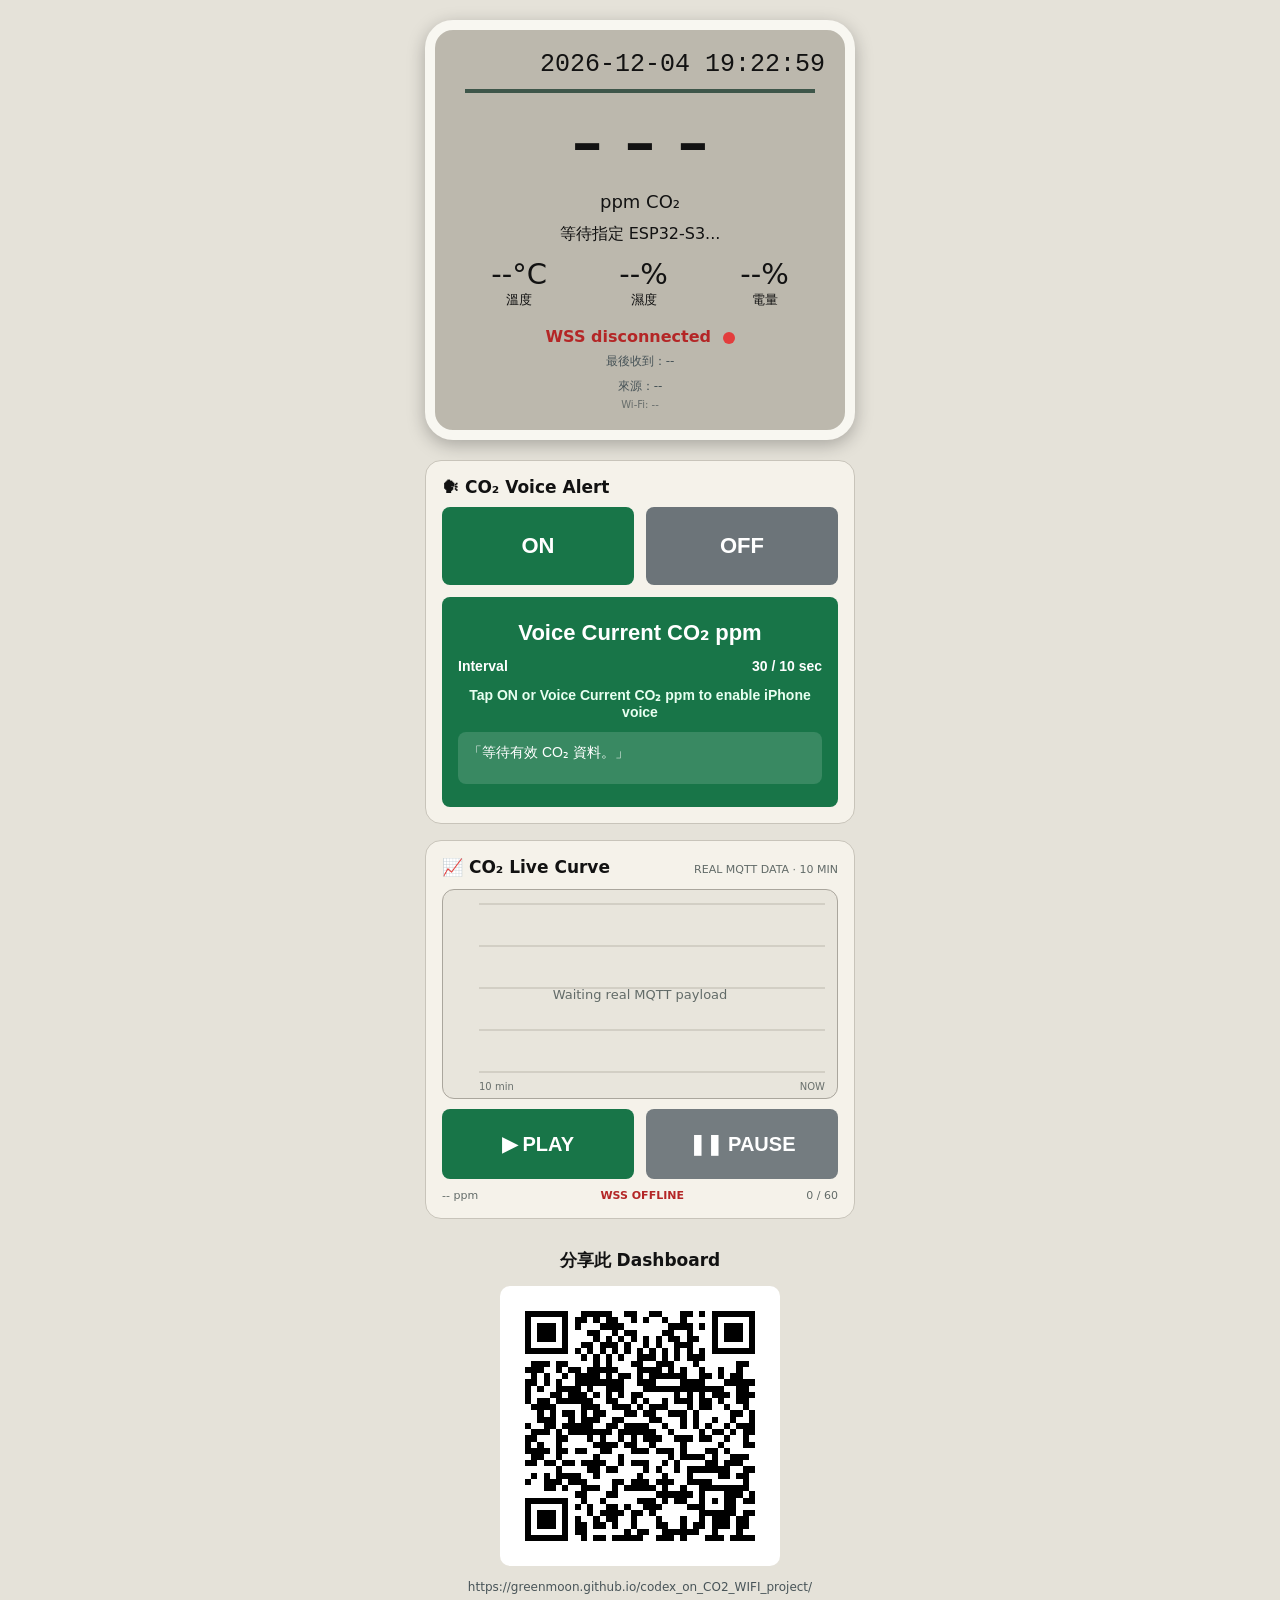
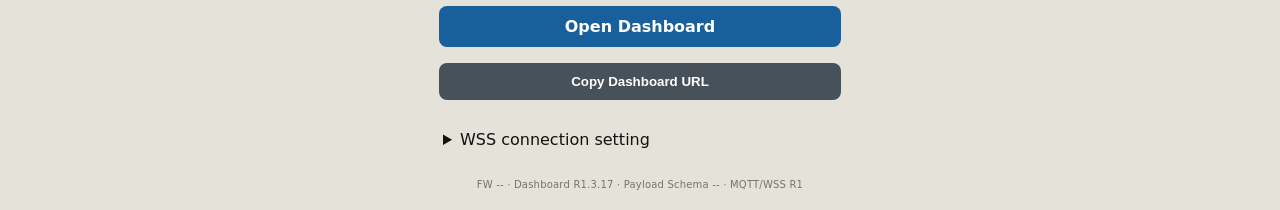
<file: index.html>
<!doctype html>
<html lang="zh-Hant">
<head>
  <meta charset="utf-8">
  <meta name="viewport" content="width=device-width,initial-scale=1">
  <meta name="theme-color" content="#315847">
  <meta name="apple-mobile-web-app-capable" content="yes">
  <meta name="apple-mobile-web-app-status-bar-style" content="default">
  <meta name="apple-mobile-web-app-title" content="CO₂ Dashboard">
  <link rel="apple-touch-icon" sizes="180x180" href="icons/apple-touch-icon.png?v=R1.3.17">
  <link rel="manifest" href="manifest.webmanifest?v=R1.3.17">
  <meta http-equiv="refresh" content="0; url=data/remote_iphone_dashboard.html?v=R1.3.17">
  <title>CO2_WIFI Remote Dashboard R1.3.17</title>
  <script>location.replace('data/remote_iphone_dashboard.html?v=R1.3.17');</script>
</head>
<body>
  <p>Opening <a href="data/remote_iphone_dashboard.html?v=R1.3.17">CO2_WIFI Remote Dashboard</a>…</p>
</body>
</html>
</file>
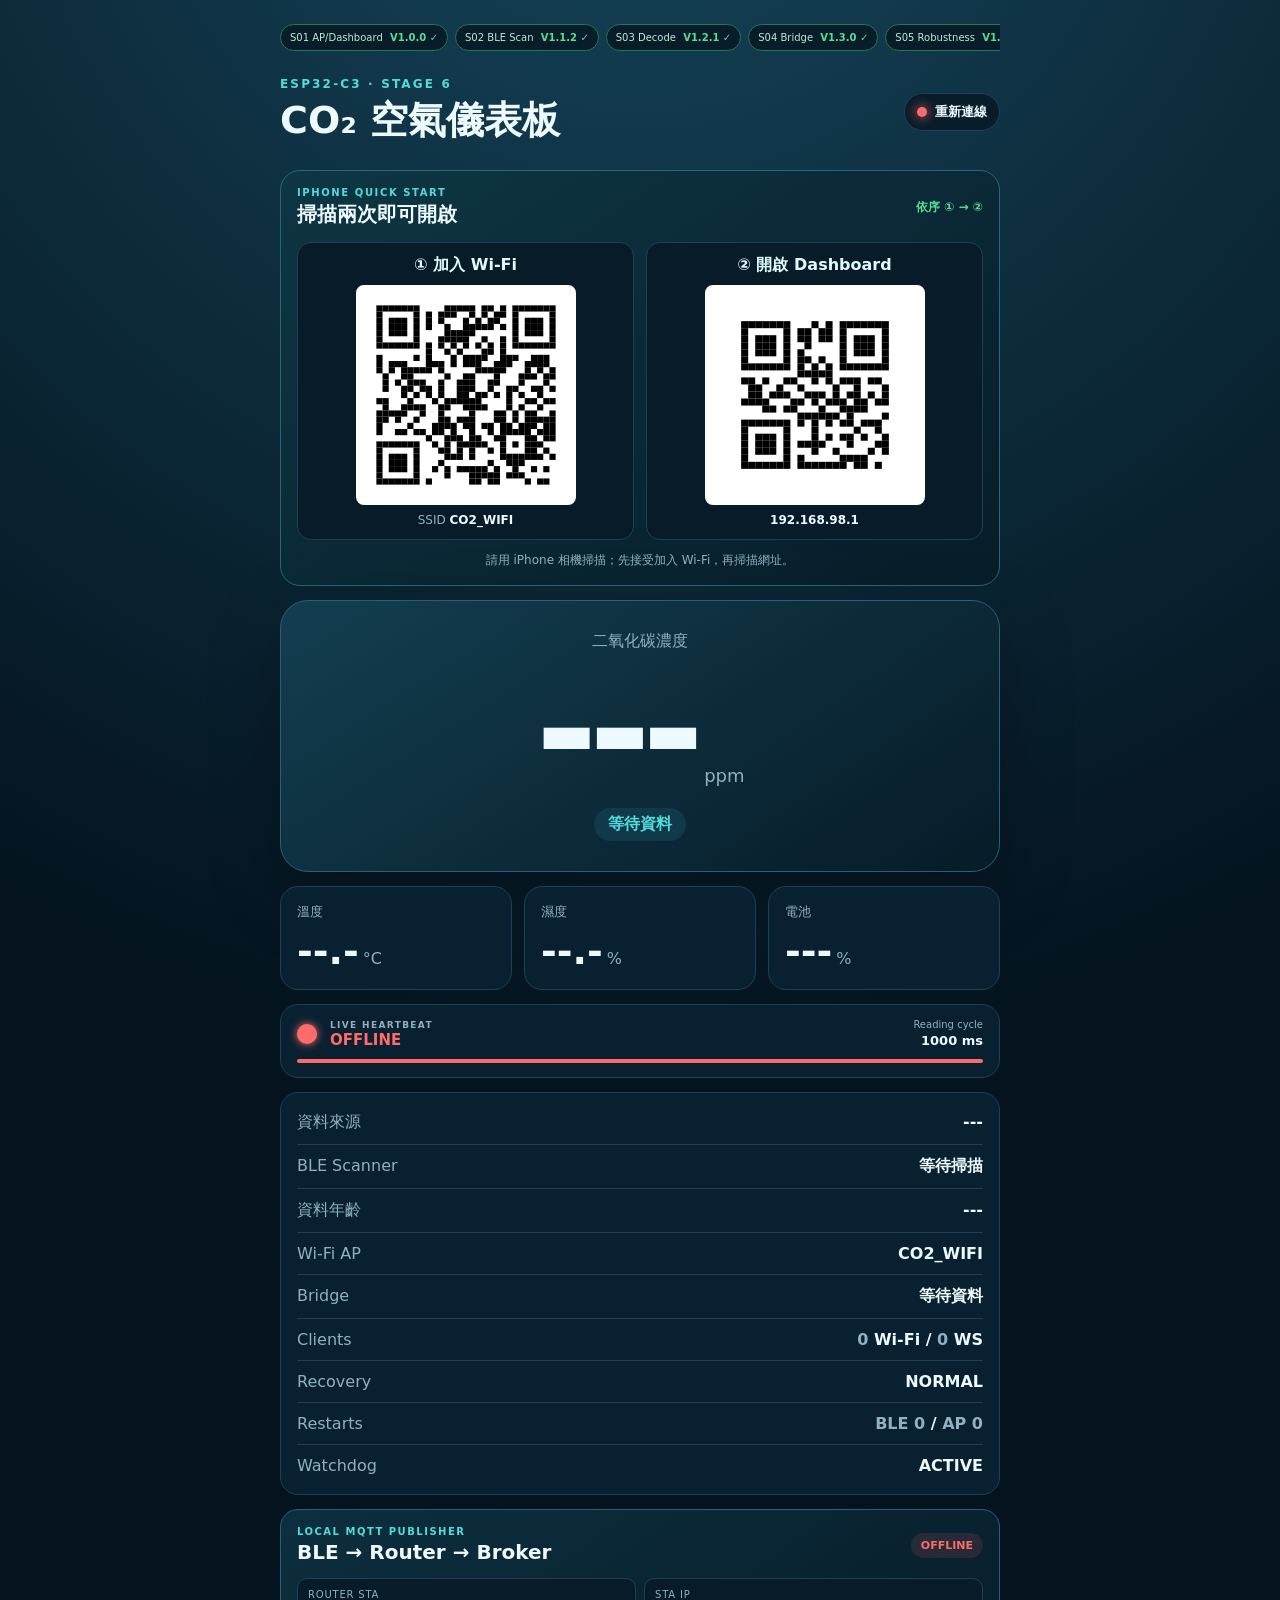
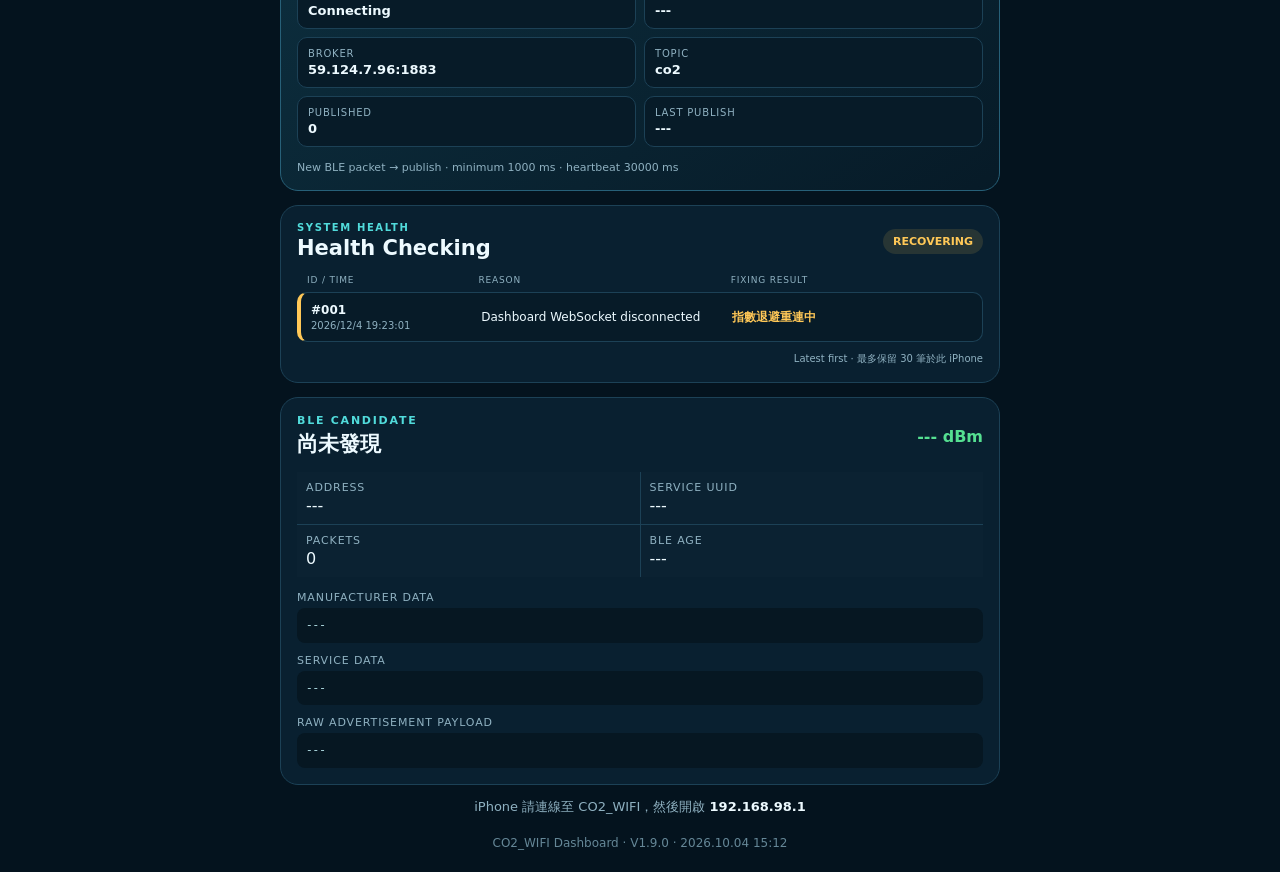
<file: data/index.html>
<!doctype html>
<html lang="zh-Hant">
<head>
  <meta charset="utf-8">
  <meta name="viewport" content="width=device-width,initial-scale=1,viewport-fit=cover">
  <meta name="theme-color" content="#071b2a">
  <title>CO2_WIFI Dashboard V1.9.0 2026.10.04 15:12</title>
  <link rel="stylesheet" href="style.css">
</head>
<body>
  <main class="shell">
    <nav class="task-line" aria-label="Project stages and versions">
      <span class="done">S01 AP/Dashboard <b>V1.0.0 ✓</b></span>
      <span class="done">S02 BLE Scan <b>V1.1.2 ✓</b></span>
      <span class="done">S03 Decode <b>V1.2.1 ✓</b></span>
      <span class="done">S04 Bridge <b>V1.3.0 ✓</b></span>
      <span class="done">S05 Robustness <b>V1.4.3 ✓</b></span>
      <span class="active">S06 Local MQTT <b>V1.9.0 ●</b></span>
    </nav>
    <header>
      <div>
        <p id="bridge-eyebrow" class="eyebrow">ESP32-C3 · STAGE 6</p>
        <h1>CO₂ 空氣儀表板</h1>
      </div>
      <div id="connection" class="status connecting"><span></span><strong>連線中</strong></div>
    </header>

    <section class="qr-panel" aria-labelledby="qr-title">
      <div class="qr-heading"><div><p>IPHONE QUICK START</p><h2 id="qr-title">掃描兩次即可開啟</h2></div><span id="qr-order">依序 ① → ②</span></div>
      <div class="qr-grid">
        <article>
          <b id="network-step">① 加入 Wi-Fi</b>
          <img id="network-qr" src="qr_wifi.svg" alt="加入 CO2_WIFI 的 Wi-Fi QR Code" width="220" height="220">
          <p id="network-text">SSID <strong id="network-name">CO2_WIFI</strong></p>
        </article>
        <article>
          <b>② 開啟 Dashboard</b>
          <img id="dashboard-qr" src="qr_dashboard.svg" alt="開啟 Dashboard 的 QR Code" width="220" height="220">
          <p><strong id="dashboard-address">192.168.98.1</strong></p>
        </article>
      </div>
      <p id="qr-note" class="qr-note">請用 iPhone 相機掃描；先接受加入 Wi-Fi，再掃描網址。</p>
    </section>

    <section class="hero" aria-labelledby="co2-label">
      <p id="co2-label">二氧化碳濃度</p>
      <div><strong id="co2">---</strong><span>ppm</span></div>
      <p id="quality" class="quality">等待資料</p>
    </section>

    <section class="metrics">
      <article><p>溫度</p><strong id="temperature">--.-</strong><span>°C</span></article>
      <article><p>濕度</p><strong id="humidity">--.-</strong><span>%</span></article>
      <article><p>電池</p><strong id="battery">---</strong><span>%</span></article>
    </section>

    <section id="heartbeat-card" class="heartbeat-card waiting" aria-label="Live heartbeat and reading cycle">
      <div class="heartbeat-main"><span class="breathing-led" aria-hidden="true"></span><div><p>LIVE HEARTBEAT</p><strong id="heartbeat-state">WAITING</strong></div></div>
      <div class="cycle-info"><span>Reading cycle</span><strong id="cycle-period">1000 ms</strong></div>
      <div class="cycle-track" aria-hidden="true"><span id="cycle-progress"></span></div>
    </section>

    <section class="system">
      <div><span>資料來源</span><strong id="source">---</strong></div>
      <div><span>BLE Scanner</span><strong id="ble">等待掃描</strong></div>
      <div><span>資料年齡</span><strong id="age">---</strong></div>
      <div><span id="network-label">Wi-Fi AP</span><strong id="system-network-name">CO2_WIFI</strong></div>
      <div><span>Bridge</span><strong id="bridge">等待資料</strong></div>
      <div><span>Clients</span><strong><span id="wifi-clients">0</span> Wi-Fi / <span id="ws-clients">0</span> WS</strong></div>
      <div><span>Recovery</span><strong id="recovery">NORMAL</strong></div>
      <div><span>Restarts</span><strong><span id="restart-primary-label">BLE</span> <span id="ble-restarts">0</span> / <span id="restart-secondary-label">AP</span> <span id="ap-restarts">0</span></strong></div>
      <div><span>Watchdog</span><strong id="watchdog">ACTIVE</strong></div>
    </section>

    <section class="mqtt-panel" aria-labelledby="mqtt-title">
      <div class="mqtt-heading"><div><p id="mqtt-eyebrow">LOCAL MQTT PUBLISHER</p><h2 id="mqtt-title">BLE → Router → Broker</h2></div><strong id="mqtt-status" class="mqtt-offline">OFFLINE</strong></div>
      <dl>
        <div><dt id="sta-label">Router STA</dt><dd id="sta-status">Connecting</dd></div>
        <div><dt>STA IP</dt><dd id="sta-ip">---</dd></div>
        <div><dt>Broker</dt><dd id="mqtt-broker">59.124.7.96:1883</dd></div>
        <div><dt>Topic</dt><dd id="mqtt-topic">co2</dd></div>
        <div><dt>Published</dt><dd id="mqtt-count">0</dd></div>
        <div><dt>Last publish</dt><dd id="mqtt-age">---</dd></div>
      </dl>
      <p id="mqtt-rule" class="mqtt-rule">New BLE packet → publish · minimum 1000 ms · heartbeat 30000 ms</p>
    </section>

    <section class="health-panel" aria-labelledby="health-title">
      <div class="health-heading">
        <div><p>SYSTEM HEALTH</p><h2 id="health-title">Health Checking</h2></div>
        <strong id="health-summary" class="health-ok">HEALTHY</strong>
      </div>
      <div class="health-columns" aria-hidden="true"><span>ID / TIME</span><span>REASON</span><span>FIXING RESULT</span></div>
      <ol id="health-history" class="health-history">
        <li class="health-empty">No failure history</li>
      </ol>
      <p class="health-note">Latest first · 最多保留 30 筆於此 iPhone</p>
    </section>

    <section class="ble-panel">
      <div class="panel-title"><div><p>BLE CANDIDATE</p><h2 id="ble-name">尚未發現</h2></div><strong id="ble-rssi">--- dBm</strong></div>
      <dl>
        <div><dt>Address</dt><dd id="ble-address">---</dd></div>
        <div><dt>Service UUID</dt><dd id="ble-uuid">---</dd></div>
        <div><dt>Packets</dt><dd id="ble-count">0</dd></div>
        <div><dt>BLE age</dt><dd id="ble-age">---</dd></div>
      </dl>
      <label>Manufacturer Data</label><code id="ble-manufacturer">---</code>
      <label>Service Data</label><code id="ble-service-data">---</code>
      <label>Raw Advertisement Payload</label><code id="ble-raw">---</code>
    </section>

    <p id="bridge-hint" class="hint">iPhone 請連線至 CO2_WIFI，然後開啟 <strong>192.168.98.1</strong></p>
    <footer id="dashboard-footer">CO2_WIFI Dashboard · V1.9.0 · 2026.10.04 15:12</footer>
  </main>
  <script src="app.js"></script>
</body>
</html>
</file>
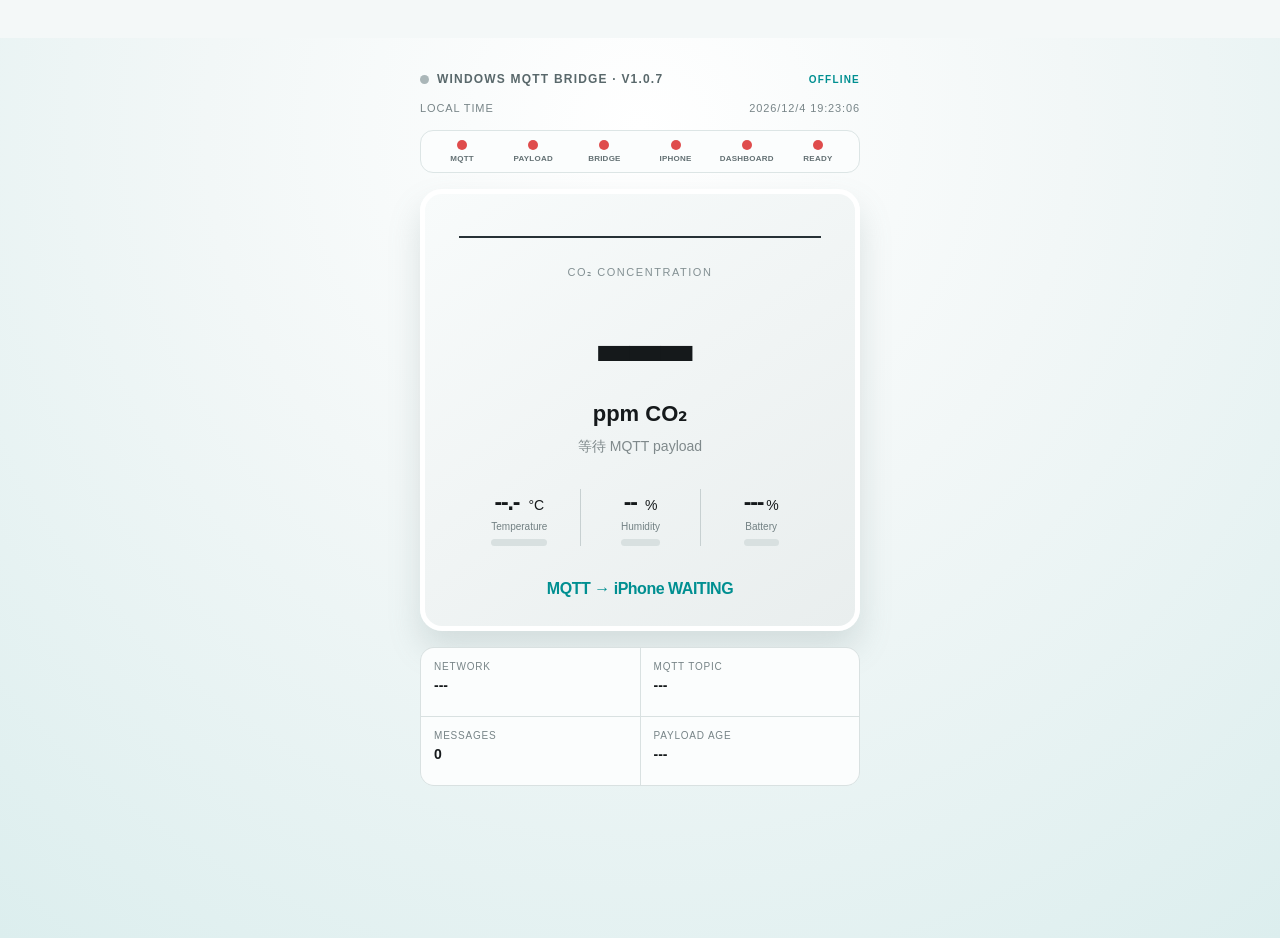
<file: archive/windows_legacy/windows_bridge/dashboard/index.html>
<!doctype html>
<html lang="zh-Hant">
<head>
  <meta charset="utf-8">
  <meta name="viewport" content="width=device-width,initial-scale=1,viewport-fit=cover">
  <meta name="theme-color" content="#f4f7f7">
  <title>Windows MQTT CO₂ Dashboard V1.0.7 2026.09.14 14:06</title>
  <link rel="stylesheet" href="dashboard.css?v=1.0.7">
</head>
<body>
  <main class="page">
    <header class="bridge-header">
      <span class="bridge-dot" aria-hidden="true"></span>
      <p>WINDOWS MQTT BRIDGE · V1.0.7</p>
      <strong id="connection-state">CONNECTING</strong>
    </header>

    <p class="datetime"><span>LOCAL TIME</span><time id="current-time">----</time></p>

    <section class="led-panel" aria-label="Bridge and dashboard status LEDs">
      <div><i id="led-mqtt" class="led waiting"></i><span>MQTT</span></div>
      <div><i id="led-payload" class="led waiting"></i><span>PAYLOAD</span></div>
      <div><i id="led-bridge" class="led waiting"></i><span>BRIDGE</span></div>
      <div><i id="led-iphone" class="led waiting"></i><span>IPHONE</span></div>
      <div><i id="led-dashboard" class="led waiting"></i><span>DASHBOARD</span></div>
      <div><i id="led-ready" class="led waiting"></i><span>READY</span></div>
    </section>

    <section class="sensor-card" aria-label="Live CO2 sensor reading">
      <div class="reading-rule"></div>
      <p class="reading-label">CO₂ CONCENTRATION</p>
      <div class="reading"><strong id="co2">---</strong><span>ppm CO₂</span></div>
      <p id="quality" class="quality">等待 MQTT payload</p>

      <div class="metrics">
        <article><strong id="temperature">--.-</strong><span>°C</span><small>Temperature</small><i id="temperature-bar"></i></article>
        <article><strong id="humidity">--</strong><span>%</span><small>Humidity</small><i id="humidity-bar"></i></article>
        <article><strong id="battery">---</strong><span>%</span><small>Battery</small><i id="battery-bar"></i></article>
      </div>

      <div id="ready-state" class="ready-state">MQTT → iPhone WAITING</div>
    </section>

    <section class="bridge-details" aria-label="Windows bridge status">
      <div><span>Network</span><strong id="network-name">---</strong></div>
      <div><span>MQTT topic</span><strong id="mqtt-topic">---</strong></div>
      <div><span>Messages</span><strong id="mqtt-messages">0</strong></div>
      <div><span>Payload age</span><strong id="payload-age">---</strong></div>
    </section>
  </main>
  <script src="dashboard.js?v=1.0.7"></script>
</body>
</html>
</file>
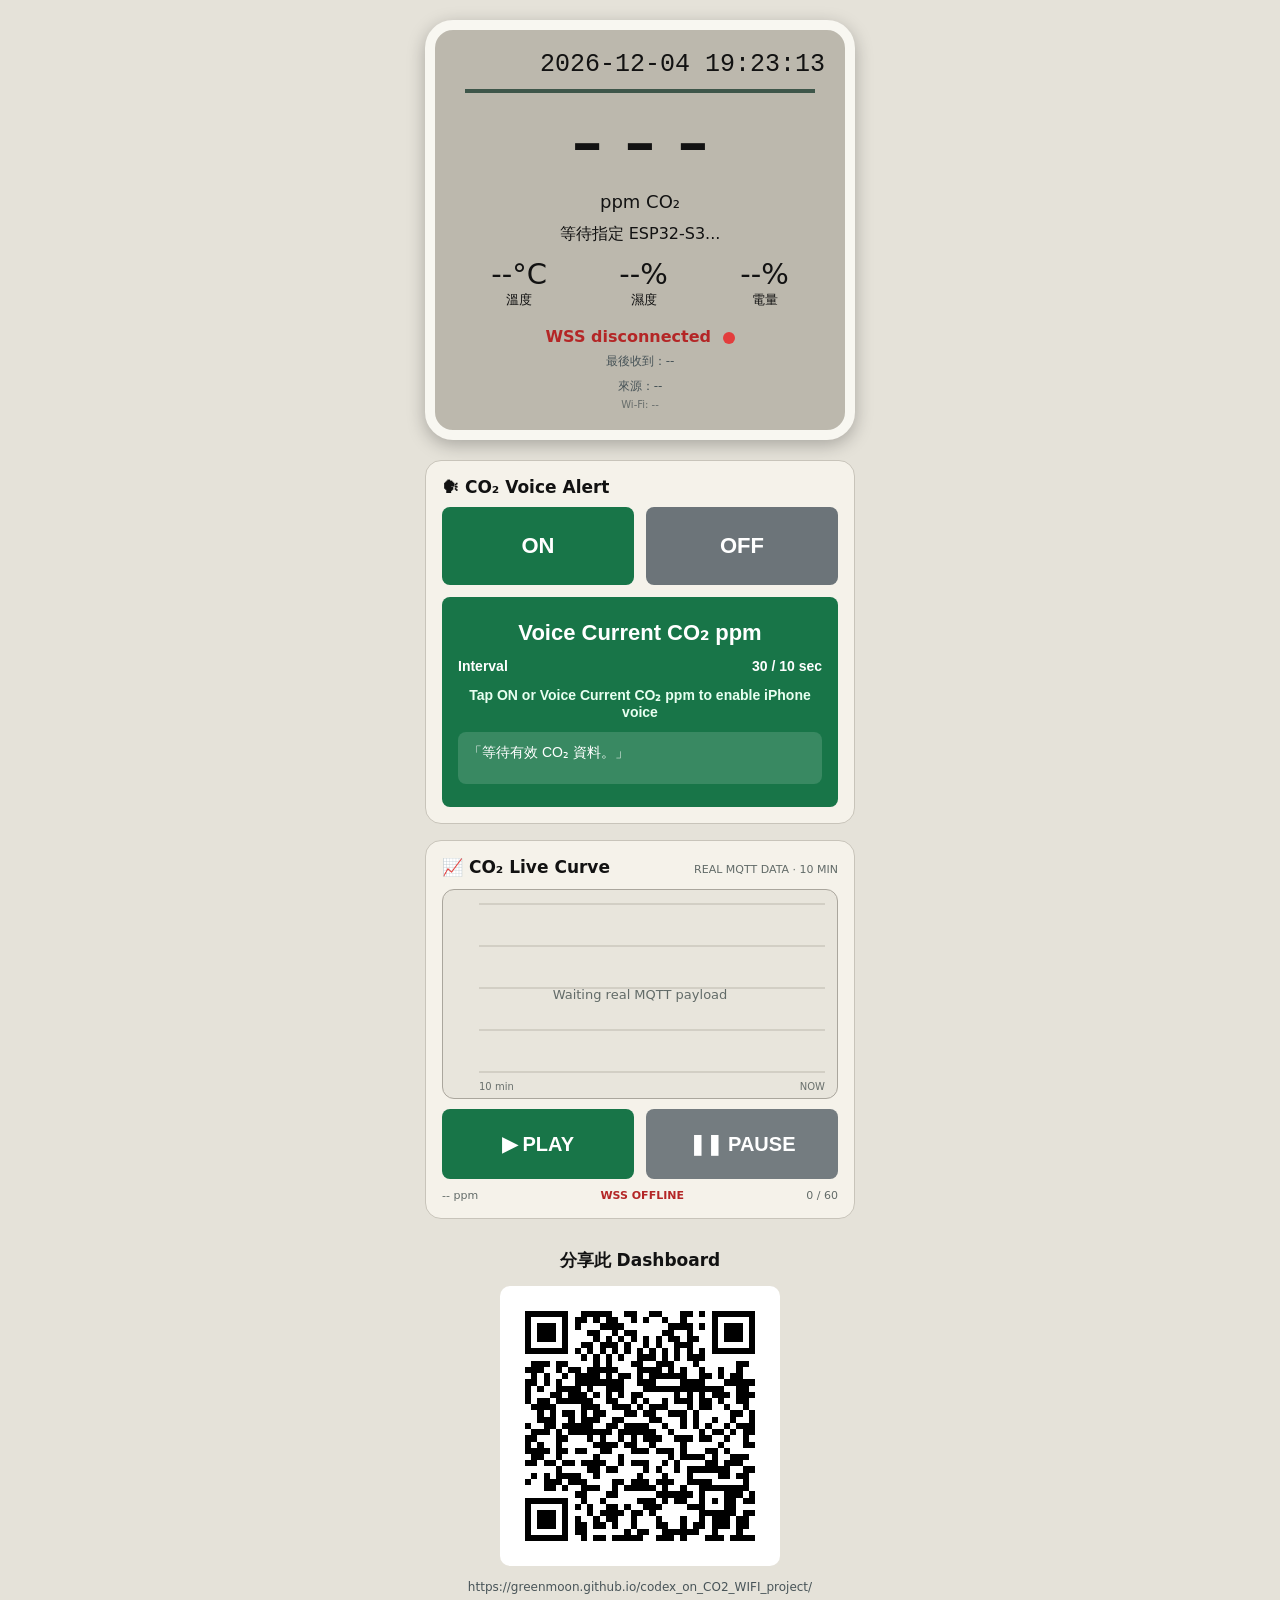
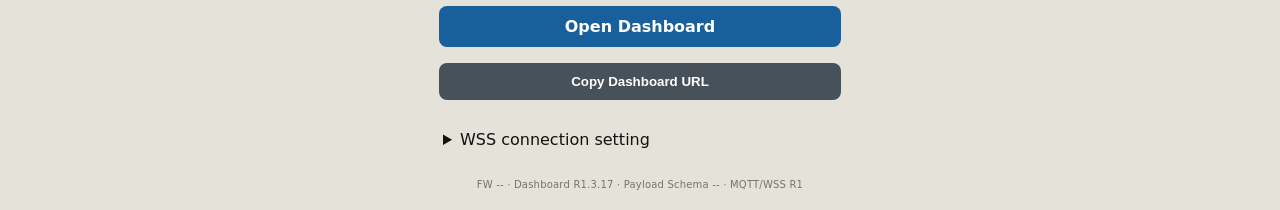
<file: data/remote_iphone_dashboard.html>
<!doctype html>
<html lang="zh-Hant">
<head>
<meta charset="utf-8">
<meta name="viewport" content="width=device-width,initial-scale=1">
<meta name="theme-color" content="#315847">
<meta name="apple-mobile-web-app-capable" content="yes">
<meta name="apple-mobile-web-app-status-bar-style" content="default">
<meta name="apple-mobile-web-app-title" content="CO₂ Dashboard">
<link rel="apple-touch-icon" sizes="180x180" href="../icons/apple-touch-icon.png?v=R1.3.17">
<link rel="manifest" href="../manifest.webmanifest?v=R1.3.17">
<title>CO₂ Remote WSS Dashboard R1.3.17</title>
<style>
:root{color-scheme:light;--bg:#e5e2d9;--screen:#bcb8ad;--ink:#121212;--green:#187548;--yellow:#946400;--red:#b42626}*{box-sizing:border-box}body{margin:0;background:var(--bg);font-family:system-ui,-apple-system,sans-serif;color:var(--ink);text-align:center}.meter{max-width:430px;margin:20px auto;padding:20px;border:10px solid #f8f7f1;border-radius:28px;background:var(--screen);box-shadow:0 5px 18px #0004}.top{font:25px ui-monospace,monospace;text-align:right}.rule{height:4px;background:#3e564a;margin:10px}.co2{font:88px ui-monospace,monospace;line-height:1}.unit{font-size:18px}.age{margin:12px 0}.row{display:flex;justify-content:space-around;font-size:29px}.label{font-size:13px}.status{font-weight:700;margin:18px 0 7px}.led{display:inline-block;width:12px;height:12px;border-radius:50%;margin-left:6px;vertical-align:middle}.green{color:var(--green)}.green .led{background:#21c66a;animation:flash .6s ease-out}.yellow{color:var(--yellow)}.yellow .led{background:#e5b41a;animation:pulse 1.8s infinite}.red{color:var(--red)}.red .led{background:#e33d3d;animation:blink .8s infinite}@keyframes flash{0%{box-shadow:0 0 0 0 #21c66a;opacity:.3}50%{box-shadow:0 0 18px 8px #21c66a;opacity:1}100%{box-shadow:0 0 0 0 #21c66a}}@keyframes pulse{50%{opacity:.3}}@keyframes blink{50%{opacity:.15}}details,.share,.voice-card,.trend-card{max-width:430px;margin:16px auto;text-align:left;padding:0 18px}input{width:100%;padding:9px;margin:5px 0;border:1px solid #9ca8a0;border-radius:6px;background:#fff}button,.open-link{width:100%;padding:11px;background:#185f9d;color:#fff;border:0;border-radius:8px;font-weight:700}.small{font-size:12px;color:#485458;word-break:break-all}.source{margin-top:8px}.network{margin-top:4px;color:#686e6c;font-size:10px}.share{padding:14px;text-align:center}.share h2,.voice-card h2,.trend-card h2{margin:0;font-size:17px}.qr{display:block;width:280px;height:280px;margin:14px auto;background:#fff;border-radius:10px;overflow:hidden}.qr img{display:block;width:100%;height:100%;image-rendering:pixelated}.open-link{display:block;text-decoration:none;margin:8px 0}.copy{background:#46515a;margin-top:8px}.trend-card{padding:16px;border:1px solid #c8c4ba;border-radius:16px;background:#f5f2ea}.trend-head{display:flex;align-items:baseline;justify-content:space-between;gap:12px}.trend-head span{color:#626b68;font-size:11px}.trend-canvas-wrap{position:relative;height:210px;margin:12px 0 10px;border:1px solid #aaa69d;border-radius:12px;overflow:hidden;background:#e8e5dc}.trend-canvas{display:block;width:100%;height:100%}.trend-empty{position:absolute;inset:0;display:grid;place-items:center;color:#626b68;font-size:13px;pointer-events:none}.trend-empty[hidden]{display:none}.trend-controls{display:grid;grid-template-columns:1fr 1fr;gap:12px}.trend-controls button{min-height:70px;font-size:20px;background:#747c80;touch-action:manipulation}.trend-play[aria-pressed="true"]{background:var(--green)}.trend-pause[aria-pressed="true"]{background:#b42626}.trend-meta{display:flex;justify-content:space-between;margin-top:10px;color:#626b68;font-size:11px}.voice-card{padding:16px;border:1px solid #c8c4ba;border-radius:16px;background:#f5f2ea}.voice-switch{display:grid;grid-template-columns:1fr 1fr;gap:12px;margin:10px 0 12px}.voice-switch button,.voice-current{padding:16px;line-height:1.2;touch-action:manipulation}.voice-switch button{min-height:78px;background:#6c7479;font-size:22px}.voice-on[aria-pressed="true"]{background:#187548}.voice-off[aria-pressed="true"]{background:#b42626}.voice-current{display:flex;min-height:210px;margin:0;background:#187548;flex-direction:column;align-items:stretch;justify-content:center;gap:12px;text-align:center}.voice-current-title{font-size:22px;font-weight:800}.voice-current-meta{display:flex;justify-content:space-between;font-size:14px}.voice-current .voice-state{margin:0;color:#e8fff1;font-size:14px;font-weight:600}.voice-current .voice-preview{min-height:52px;margin:0;padding:10px;border-radius:8px;background:#ffffff24;color:#fff;font-size:14px;font-weight:500;line-height:1.45;text-align:left}.versions{margin:28px auto 18px;padding:0 12px;color:#73736f;font-size:10px;line-height:1.5;letter-spacing:.02em;max-width:620px}
</style>
</head>
<body>
<main class="meter">
  <div class="top" id="clock">yyyy-MM-dd --:--:--</div><div class="rule"></div>
  <div class="co2" id="co2">---</div><div class="unit">ppm CO₂</div>
  <div class="age" id="age">等待指定 ESP32-S3...</div>
  <div class="row"><div><span id="temp">--</span>°C<div class="label">溫度</div></div><div><span id="hum">--</span>%<div class="label">濕度</div></div><div><span id="bat">--</span>%<div class="label">電量</div></div></div>
  <div class="status red" id="status">WSS disconnected <span class="led"></span></div>
  <div class="small" id="received">最後收到：--</div>
  <div class="small source" id="source">來源：--</div>
  <div class="network" id="network">Wi‑Fi: --</div>
</main>
<section class="voice-card" aria-label="CO2 voice alert">
  <h2>🗣 CO₂ Voice Alert</h2>
  <div class="voice-switch" role="group" aria-label="Automatic voice alert">
    <button class="voice-on" id="voice-on" type="button" aria-pressed="true">ON</button>
    <button class="voice-off" id="voice-off" type="button" aria-pressed="false">OFF</button>
  </div>
  <button class="voice-current" id="voice-current" type="button" aria-label="Speak current CO2 level">
    <span class="voice-current-title">Voice Current CO₂ ppm</span>
    <span class="voice-current-meta"><span>Interval</span><strong id="voice-interval">30 / 10 sec</strong></span>
    <span class="voice-state" id="voice-state">Tap once to enable iPhone voice</span>
    <span class="voice-preview" id="voice-preview">「等待有效 CO₂ 資料。」</span>
  </button>
</section>
<section class="trend-card" aria-label="CO2 live trend">
  <div class="trend-head"><h2>📈 CO₂ Live Curve</h2><span>REAL MQTT DATA · 10 MIN</span></div>
  <div class="trend-canvas-wrap">
    <canvas class="trend-canvas" id="trend-canvas" aria-label="Last ten minutes CO2 curve"></canvas>
    <span class="trend-empty" id="trend-empty">Waiting real MQTT payload</span>
  </div>
  <div class="trend-controls" role="group" aria-label="Curve playback">
    <button class="trend-play" id="trend-play" type="button" aria-pressed="true">▶ PLAY</button>
    <button class="trend-pause" id="trend-pause" type="button" aria-pressed="false">❚❚ PAUSE</button>
  </div>
  <div class="trend-meta"><span id="trend-range">-- ppm</span><strong id="trend-state">AUTO PLAY</strong><span id="trend-count">0 / 60</span></div>
</section>
<section class="share" aria-label="分享 Dashboard">
  <h2>分享此 Dashboard</h2>
  <a class="qr" href="https://greenmoon.github.io/codex_on_CO2_WIFI_project/" aria-label="Open CO2 Dashboard"><img src="../offline_qr/global/iphone_dashboard.png?v=R1.3.17" width="360" height="360" alt="QR code for CO2 Global Dashboard"></a>
  <p class="small" id="share-url">https://greenmoon.github.io/codex_on_CO2_WIFI_project/</p>
  <a class="open-link" href="https://greenmoon.github.io/codex_on_CO2_WIFI_project/">Open Dashboard</a>
  <button class="copy" id="copy-url">Copy Dashboard URL</button>
</section>
<details><summary>WSS connection setting</summary>
  <label>Broker TLS domain<input id="host" value="jbnas03.synology.me" autocapitalize="off"></label>
  <label>WSS port<input id="port" value="8084" inputmode="numeric"></label>
  <label>WSS path<input id="path" value="/mqtt"></label>
  <label>固定 device_id<input id="device" value="co2s3-remote-14c19f508e10" readonly></label>
  <label>固定 topic<input id="topic" value="co2/co2s3-remote-14c19f508e10/telemetry" readonly></label>
  <button id="connect">Connect WSS MQTT</button>
  <p class="small" id="endpoint"></p>
</details>
<footer class="versions" id="versions">FW -- · Dashboard R1.3.17 · Payload Schema -- · MQTT/WSS R1</footer>
<script src="vendor/mqtt.min.js"></script>
<script>
const $=id=>document.getElementById(id);
const DASHBOARD_VERSION='R1.3.17';
const SHARE_URL='https://greenmoon.github.io/codex_on_CO2_WIFI_project/';
const EXPECTED_DEVICE='co2s3-remote-14c19f508e10';
const TOPIC=`co2/${EXPECTED_DEVICE}/telemetry`;
const FRESH_MS=16000;
const VOICE_WARNING_INTERVAL_MS=30000;
const VOICE_DANGER_INTERVAL_MS=10000;
const VOICE_VOLUME=1.0;
const TREND_WINDOW_MS=10*60*1000;
const TREND_MAX_POINTS=60;
const kDefaultWss={host:'jbnas03.synology.me',port:8084,path:'/mqtt'};
let client,lastReceived=0,lastSeq=null,lastUptime=null,lastCo2=null;
let voiceEnabled=localStorage.getItem('co2-voice-enabled')!=='false';
let voiceArmed=false,lastVoiceAt=Date.now(),voiceStaleAnnounced=false;
let trendPoints=[],trendPlaying=true,trendFrame=0,trendLastPaint=0;
localStorage.removeItem('co2-voice-volume');
localStorage.removeItem('co2-voice-volume-r1.3.7-migrated');

function clock(){const now=new Date(),pad=value=>String(value).padStart(2,'0');$('clock').textContent=`${now.getFullYear()}-${pad(now.getMonth()+1)}-${pad(now.getDate())} ${pad(now.getHours())}:${pad(now.getMinutes())}:${pad(now.getSeconds())}`;}setInterval(clock,1000);clock();
$('copy-url').onclick=async()=>{try{await navigator.clipboard.writeText(SHARE_URL);$('copy-url').textContent='Copied';setTimeout(()=>$('copy-url').textContent='Copy Dashboard URL',1200);}catch(_){$('copy-url').textContent='Copy failed';}};
function state(kind,text){$('status').className='status '+kind;$('status').textContent=text+' ';$('status').append(Object.assign(document.createElement('span'),{className:'led'}));}
function trendHealth(){if(!client?.connected)return['#b42626','WSS OFFLINE'];if(!lastReceived||Date.now()-lastReceived>FRESH_MS)return['#b07a00','STALE'];return['#187548','LIVE LOOP'];}
function pruneTrend(now=Date.now()){const cutoff=now-TREND_WINDOW_MS;trendPoints=trendPoints.filter(point=>point.time>=cutoff).slice(-TREND_MAX_POINTS);}
function addTrendPoint(ppm){trendPoints.push({time:Date.now(),ppm:Number(ppm)});pruneTrend();if(!trendPlaying)updateTrendMeta();}
function updateTrendMeta(){const values=trendPoints.map(point=>point.ppm),health=trendHealth();$('trend-count').textContent=`${trendPoints.length} / ${TREND_MAX_POINTS}`;$('trend-range').textContent=values.length?`${Math.round(Math.min(...values))}–${Math.round(Math.max(...values))} ppm`:'-- ppm';$('trend-state').textContent=trendPlaying?health[1]:'PAUSED';$('trend-state').style.color=trendPlaying?health[0]:'#646b6e';$('trend-empty').hidden=trendPoints.length>0;}
function drawTrend(now=Date.now()){pruneTrend(now);const canvas=$('trend-canvas'),box=canvas.getBoundingClientRect(),dpr=Math.min(window.devicePixelRatio||1,2),width=Math.max(1,Math.round(box.width*dpr)),height=Math.max(1,Math.round(box.height*dpr));if(canvas.width!==width||canvas.height!==height){canvas.width=width;canvas.height=height;}const ctx=canvas.getContext('2d');ctx.setTransform(dpr,0,0,dpr,0,0);const w=box.width,h=box.height,pad={l:36,r:12,t:14,b:26},plotW=Math.max(1,w-pad.l-pad.r),plotH=Math.max(1,h-pad.t-pad.b);ctx.clearRect(0,0,w,h);ctx.strokeStyle='#bcb8ad';ctx.lineWidth=1;for(let i=0;i<=4;i++){const y=pad.t+plotH*i/4;ctx.beginPath();ctx.moveTo(pad.l,y);ctx.lineTo(w-pad.r,y);ctx.stroke();}ctx.fillStyle='#69706d';ctx.font='10px system-ui';ctx.textAlign='left';ctx.fillText('10 min',pad.l,h-8);ctx.textAlign='right';ctx.fillText('NOW',w-pad.r,h-8);if(!trendPoints.length){updateTrendMeta();return;}const values=trendPoints.map(point=>point.ppm),rawMin=Math.min(...values),rawMax=Math.max(...values),span=Math.max(100,rawMax-rawMin),min=Math.max(0,rawMin-span*.2),max=rawMax+span*.2,xFor=time=>pad.l+((time-(now-TREND_WINDOW_MS))/TREND_WINDOW_MS)*plotW,yFor=ppm=>pad.t+(max-ppm)/(max-min)*plotH;ctx.fillStyle='#69706d';ctx.textAlign='right';ctx.fillText(Math.round(max),pad.l-5,pad.t+4);ctx.fillText(Math.round(min),pad.l-5,pad.t+plotH);const health=trendHealth();ctx.strokeStyle=health[0];ctx.lineWidth=3;ctx.lineJoin='round';ctx.lineCap='round';ctx.beginPath();trendPoints.forEach((point,index)=>{const x=xFor(point.time),y=yFor(point.ppm);if(index===0){ctx.moveTo(x,y);return;}const previous=trendPoints[index-1],px=xFor(previous.time),py=yFor(previous.ppm),midX=(px+x)/2;ctx.quadraticCurveTo(px,py,midX,(py+y)/2);if(index===trendPoints.length-1)ctx.quadraticCurveTo(x,y,x,y);});ctx.stroke();trendPoints.forEach((point,index)=>{const x=xFor(point.time),y=yFor(point.ppm),latest=index===trendPoints.length-1;ctx.fillStyle=health[0];ctx.strokeStyle='#f5f2ea';ctx.lineWidth=2;ctx.beginPath();ctx.arc(x,y,latest?5:3,0,Math.PI*2);ctx.fill();ctx.stroke();});const last=trendPoints[trendPoints.length-1];ctx.strokeStyle=health[0];ctx.globalAlpha=.35;ctx.lineWidth=3;ctx.beginPath();ctx.arc(xFor(last.time),yFor(last.ppm),9,0,Math.PI*2);ctx.stroke();ctx.globalAlpha=1;updateTrendMeta();}
function animateTrend(timestamp){if(!trendPlaying)return;if(timestamp-trendLastPaint>=250){trendLastPaint=timestamp;drawTrend();}trendFrame=requestAnimationFrame(animateTrend);}
function setTrendPlaying(playing){trendPlaying=playing;$('trend-play').setAttribute('aria-pressed',String(playing));$('trend-pause').setAttribute('aria-pressed',String(!playing));cancelAnimationFrame(trendFrame);if(playing)trendFrame=requestAnimationFrame(animateTrend);else{drawTrend();updateTrendMeta();}}
$('trend-play').onclick=()=>setTrendPlaying(true);$('trend-pause').onclick=()=>setTrendPlaying(false);window.addEventListener('resize',()=>drawTrend());setTrendPlaying(true);
function clearReading(){lastReceived=0;lastSeq=null;lastUptime=null;lastCo2=null;$('co2').textContent='---';$('temp').textContent='--';$('hum').textContent='--';$('bat').textContent='--';$('age').textContent='等待指定 ESP32-S3...';$('received').textContent='最後收到：--';$('source').textContent='來源：--';$('network').textContent='Wi‑Fi: --';$('versions').textContent=`FW -- · Dashboard ${DASHBOARD_VERSION} · Payload Schema -- · MQTT/WSS R1`;}
function voiceMessage(ppm){const value=Math.round(ppm);if(value<800)return `目前二氧化碳濃度 ${value} PPM，狀態正常。`;if(value<1000)return `目前二氧化碳濃度 ${value} PPM，警告，建議通風。`;if(value<2000)return `二氧化碳濃度 ${value} PPM，高度警告，請加強通風。`;if(value<3000)return `二氧化碳濃度 ${value} PPM，危險，請立即通風。`;return `嚴重警告，二氧化碳濃度 ${value} PPM，請立即離開並通風。`;}
function currentVoiceMessage(){return lastCo2!==null&&lastReceived>0&&Date.now()-lastReceived<=FRESH_MS?voiceMessage(lastCo2):'目前尚未收到有效的二氧化碳資料。';}
function voiceIntervalMs(ppm){if(ppm<800)return 0;if(ppm<2000)return VOICE_WARNING_INTERVAL_MS;return VOICE_DANGER_INTERVAL_MS;}
function zhVoice(){const voices=window.speechSynthesis?.getVoices?.()||[];return voices.find(v=>v.lang.toLowerCase()==='zh-tw')||voices.find(v=>v.lang.toLowerCase().startsWith('zh'))||null;}
function speakText(text){if(!voiceEnabled||!('speechSynthesis'in window)||!('SpeechSynthesisUtterance'in window))return false;window.speechSynthesis.cancel();const utterance=new SpeechSynthesisUtterance(text);utterance.lang='zh-TW';utterance.rate=0.9;utterance.pitch=1;utterance.volume=VOICE_VOLUME;const voice=zhVoice();if(voice)utterance.voice=voice;utterance.onstart=()=>{voiceArmed=true;renderVoiceCard();};utterance.onend=renderVoiceCard;utterance.onerror=()=>{$('voice-state').textContent='Voice unavailable; tap Voice Current CO₂ ppm';};window.speechSynthesis.speak(utterance);return true;}
function renderVoiceCard(){const supported='speechSynthesis'in window&&'SpeechSynthesisUtterance'in window;const interval=lastCo2==null?null:voiceIntervalMs(lastCo2);$('voice-on').setAttribute('aria-pressed',String(voiceEnabled));$('voice-off').setAttribute('aria-pressed',String(!voiceEnabled));$('voice-interval').textContent=interval==null?'30 / 10 sec':interval===0?'Silent':interval/1000+' sec';$('voice-preview').textContent=lastCo2==null?'「等待有效 CO₂ 資料。」':'「'+voiceMessage(lastCo2)+'」';if(!supported)$('voice-state').textContent='Voice unavailable';else if(!voiceEnabled)$('voice-state').textContent='Voice disabled';else if(!voiceArmed)$('voice-state').textContent='Tap ON or Voice Current CO₂ ppm to enable iPhone voice';else if(lastCo2==null)$('voice-state').textContent='Voice ready; waiting fresh CO₂ data';else if(Date.now()-lastReceived>FRESH_MS)$('voice-state').textContent='Voice paused: stale payload';else if(interval===0)$('voice-state').textContent='Normal range: voice silent';else if(window.speechSynthesis.speaking)$('voice-state').textContent='Speaking now';else $('voice-state').textContent='Voice ready; next announcement: '+Math.max(0,Math.ceil((interval-(Date.now()-lastVoiceAt))/1000))+' sec';}
function primeVoiceFromGesture(){if(!voiceEnabled||voiceArmed)return;voiceArmed=true;lastVoiceAt=Date.now();speakText('二氧化碳語音警報已啟用。');renderVoiceCard();}
function armVoiceFromGesture(event){if(event.target.closest?.('button'))return;primeVoiceFromGesture();}
document.addEventListener('pointerdown',armVoiceFromGesture,{passive:true});
document.addEventListener('touchstart',armVoiceFromGesture,{passive:true});
$('voice-on').onclick=()=>{voiceEnabled=true;voiceArmed=true;localStorage.setItem('co2-voice-enabled','true');lastVoiceAt=Date.now();speakText('二氧化碳語音警報已啟用。'+currentVoiceMessage());renderVoiceCard();};
$('voice-off').onclick=()=>{voiceEnabled=false;window.speechSynthesis?.cancel();localStorage.setItem('co2-voice-enabled','false');renderVoiceCard();};
$('voice-current').onclick=()=>{voiceEnabled=true;voiceArmed=true;localStorage.setItem('co2-voice-enabled','true');lastVoiceAt=Date.now();speakText(currentVoiceMessage());renderVoiceCard();};
function serviceVoice(){renderVoiceCard();if(!voiceEnabled||!voiceArmed||lastCo2==null)return;const age=Date.now()-lastReceived;if(age>FRESH_MS){if(!voiceStaleAnnounced){voiceStaleAnnounced=true;lastVoiceAt=Date.now();speakText('二氧化碳感測資料中斷。');}return;}const interval=voiceIntervalMs(lastCo2);if(interval===0){lastVoiceAt=Date.now();return;}if(Date.now()-lastVoiceAt>=interval&&!window.speechSynthesis.speaking){lastVoiceAt=Date.now();speakText(voiceMessage(lastCo2));}}
setInterval(serviceVoice,1000);renderVoiceCard();
function validPayload(d,packet){const co2=Number(d.co2_ppm),seq=Number(d.seq),uptime=Number(d.uptime_ms),age=Number(d.sensor_age_ms);if(packet?.retain)return false;if(d.device_id!==EXPECTED_DEVICE||d.sensor_data_valid!==true||Number(d.schema)!==2)return false;if(!Number.isFinite(co2)||co2<250||co2>10000||!Number.isFinite(seq)||!Number.isFinite(uptime)||!Number.isFinite(age)||age>15000)return false;const rebooted=lastUptime!==null&&uptime<lastUptime;if(!rebooted&&lastSeq!==null&&seq<=lastSeq)return false;return true;}
function acceptPayload(d){const recovered=voiceStaleAnnounced;lastReceived=Date.now();lastSeq=Number(d.seq);lastUptime=Number(d.uptime_ms);lastCo2=Number(d.co2_ppm);addTrendPoint(lastCo2);$('co2').textContent=Math.round(lastCo2);$('temp').textContent=Number(d.temperature_c).toFixed(1);$('hum').textContent=Math.round(Number(d.humidity_pct));$('bat').textContent=Math.round(Number(d.battery_pct));$('received').textContent='最後收到：'+new Date(lastReceived).toLocaleString('zh-TW',{hour12:false});$('source').textContent=`來源：${d.device_id} · seq ${lastSeq}`;const profile=d.wifi_profile==='HOME'||d.wifi_profile==='IPHONE'?d.wifi_profile:'--',wifiRssi=Number(d.wifi_rssi_dbm);$('network').textContent=`Wi‑Fi: ${profile}${Number.isFinite(wifiRssi)?` · ${Math.round(wifiRssi)} dBm`:''}`;$('versions').textContent=`FW ${d.firmware_version||'--'} · Dashboard ${DASHBOARD_VERSION} · Payload Schema ${d.schema} · MQTT/WSS R1`;state('green','MQTT S3 telemetry connected');if(recovered&&voiceEnabled&&voiceArmed){voiceStaleAnnounced=false;lastVoiceAt=Date.now();speakText('二氧化碳感測資料已恢復。');}renderVoiceCard();}
function connect(){if(client)client.end(true);clearReading();const rawHost=$('host').value.trim(),host=rawHost==='59.124.7.98'?kDefaultWss.host:rawHost,port=Number($('port').value),path=$('path').value.trim()||'/mqtt';if(host!==rawHost)$('host').value=host;const url=`wss://${host}:${port}${path}`;$('endpoint').textContent=url+'  topic: '+TOPIC;localStorage.setItem('co2-wss-config',JSON.stringify({host,port,path}));if(typeof mqtt==='undefined'){state('red','MQTT library unavailable');return;}state('yellow','WSS connecting');client=mqtt.connect(url,{clientId:'iphone-co2-'+Math.random().toString(16).slice(2),clean:true,reconnectPeriod:2000,connectTimeout:8000});client.on('connect',()=>{client.subscribe(TOPIC,{qos:0},err=>state(err?'red':'yellow',err?'Subscribe failed':'WSS subscribed; waiting S3'));});client.on('message',(topic,bytes,packet)=>{try{const d=JSON.parse(bytes.toString());if(topic!==TOPIC||!validPayload(d,packet))return;acceptPayload(d);}catch(_){state('red','Invalid JSON payload');}});client.on('error',()=>state('red','WSS connection error'));client.on('offline',()=>state('red','WSS offline'));client.on('close',()=>state('red','WSS disconnected'));}
setInterval(()=>{const age=lastReceived?Date.now()-lastReceived:null;$('age').textContent=age==null?'等待指定 ESP32-S3...':Math.round(age/1000)+' seconds ago';if(age!==null&&age>FRESH_MS&&client?.connected)state('yellow','S3 payload stale');},1000);
try{const c=JSON.parse(localStorage.getItem('co2-wss-config'));if(c){if(c.host==='59.124.7.98')c.host=kDefaultWss.host;$('host').value=c.host||kDefaultWss.host;$('port').value=c.port||kDefaultWss.port;$('path').value=c.path||kDefaultWss.path;}}catch(_){}$('device').value=EXPECTED_DEVICE;$('topic').value=TOPIC;$('connect').onclick=connect;connect();
</script>
</body>
</html>
</file>
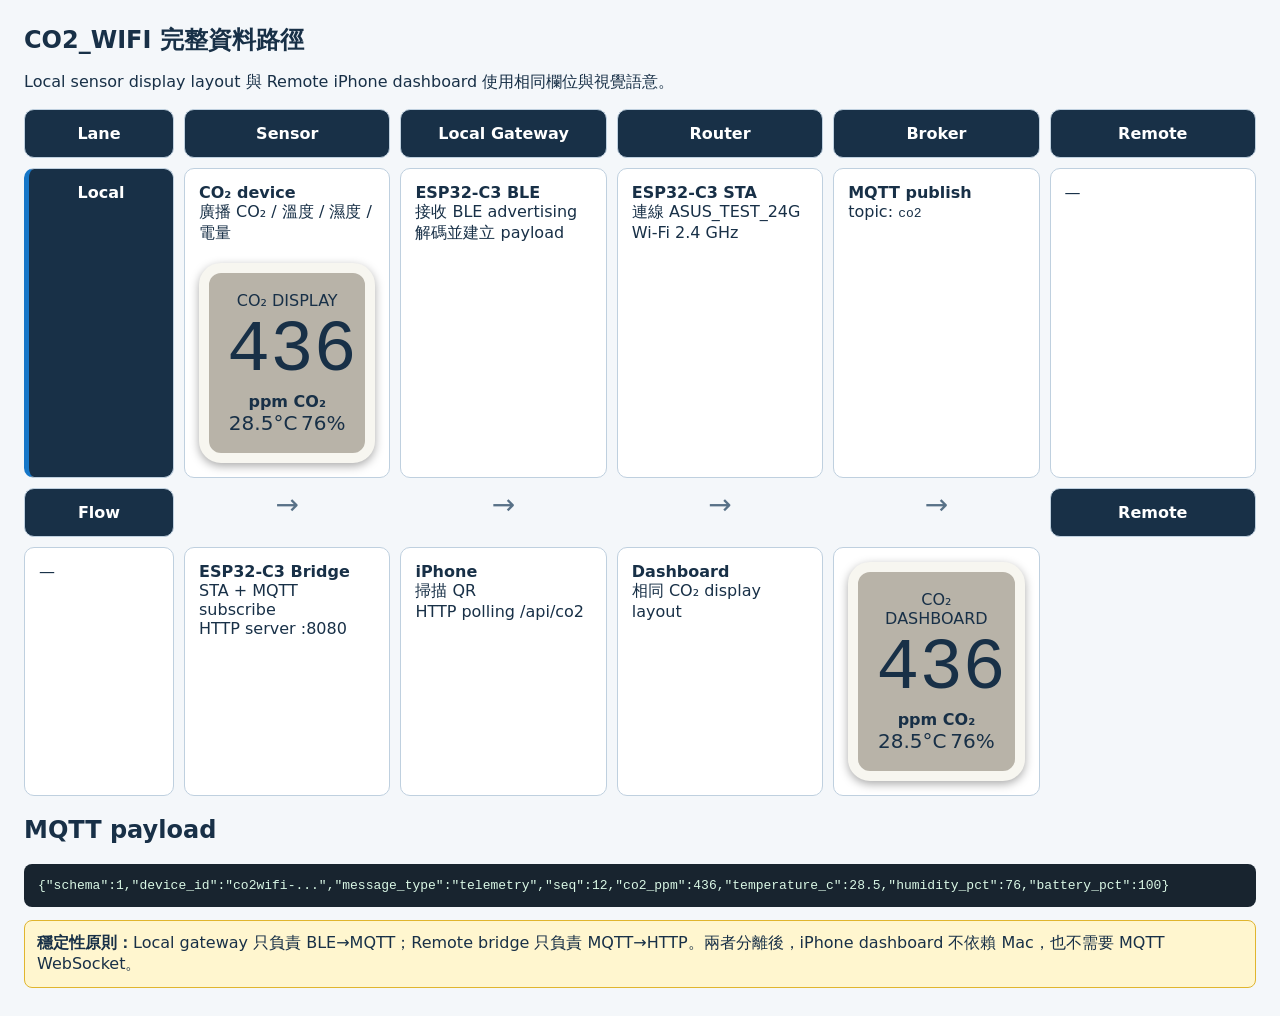
<file: docs/co2_wifi_whole_path.html>
<!doctype html><html lang="zh-Hant"><meta charset="utf-8"><meta name="viewport" content="width=device-width,initial-scale=1"><title>CO2_WIFI Whole Path</title>
<style>body{font-family:system-ui;margin:24px;background:#f4f7fa;color:#183047}h1{font-size:24px}.lane{display:grid;grid-template-columns:150px repeat(5,minmax(150px,1fr));gap:10px;overflow:auto;margin:16px 0}.head,.cell{padding:14px;border-radius:10px;border:1px solid #bfd0df}.head{font-weight:700;background:#183047;color:#fff;text-align:center}.cell{background:#fff;min-height:90px}.local{border-left:5px solid #1677c8}.remote{border-left:5px solid #16864b}.arrow{text-align:center;font-size:28px;color:#587187}.display{max-width:360px;background:#b8b3a8;border:10px solid #f7f6f0;border-radius:22px;padding:18px;text-align:center;box-shadow:0 3px 10px #aaa}.co2{font:72px monospace}.metrics{display:flex;justify-content:space-around;font-size:20px}.payload{background:#18242f;color:#d9f7e5;padding:14px;border-radius:8px;overflow:auto}.note{background:#fff6cf;border:1px solid #e0b52e;padding:12px;border-radius:8px}</style>
<h1>CO2_WIFI 完整資料路徑</h1><p>Local sensor display layout 與 Remote iPhone dashboard 使用相同欄位與視覺語意。</p>
<div class="lane"><div class="head">Lane</div><div class="head">Sensor</div><div class="head">Local Gateway</div><div class="head">Router</div><div class="head">Broker</div><div class="head">Remote</div><div class="head local">Local</div><div class="cell"><b>CO₂ device</b><br>廣播 CO₂ / 溫度 / 濕度 / 電量<br><br><div class="display"><div>CO₂ DISPLAY</div><div class="co2">436</div><b>ppm CO₂</b><div class="metrics"><span>28.5°C</span><span>76%</span></div></div></div><div class="cell"><b>ESP32-C3 BLE</b><br>接收 BLE advertising<br>解碼並建立 payload</div><div class="cell"><b>ESP32-C3 STA</b><br>連線 ASUS_TEST_24G<br>Wi‑Fi 2.4 GHz</div><div class="cell"><b>MQTT publish</b><br>topic: <code>co2</code></div><div class="cell">—</div><div class="head">Flow</div><div class="arrow">→</div><div class="arrow">→</div><div class="arrow">→</div><div class="arrow">→</div><div class="head">Remote</div><div class="cell">—</div><div class="cell"><b>ESP32-C3 Bridge</b><br>STA + MQTT subscribe<br>HTTP server :8080</div><div class="cell"><b>iPhone</b><br>掃描 QR<br>HTTP polling /api/co2</div><div class="cell"><b>Dashboard</b><br>相同 CO₂ display layout</div><div class="cell"><div class="display"><div>CO₂ DASHBOARD</div><div class="co2">436</div><b>ppm CO₂</b><div class="metrics"><span>28.5°C</span><span>76%</span></div></div></div></div>
<h2>MQTT payload</h2><pre class="payload">{"schema":1,"device_id":"co2wifi-...","message_type":"telemetry","seq":12,"co2_ppm":436,"temperature_c":28.5,"humidity_pct":76,"battery_pct":100}</pre>
<div class="note"><b>穩定性原則：</b>Local gateway 只負責 BLE→MQTT；Remote bridge 只負責 MQTT→HTTP。兩者分離後，iPhone dashboard 不依賴 Mac，也不需要 MQTT WebSocket。</div>
</file>
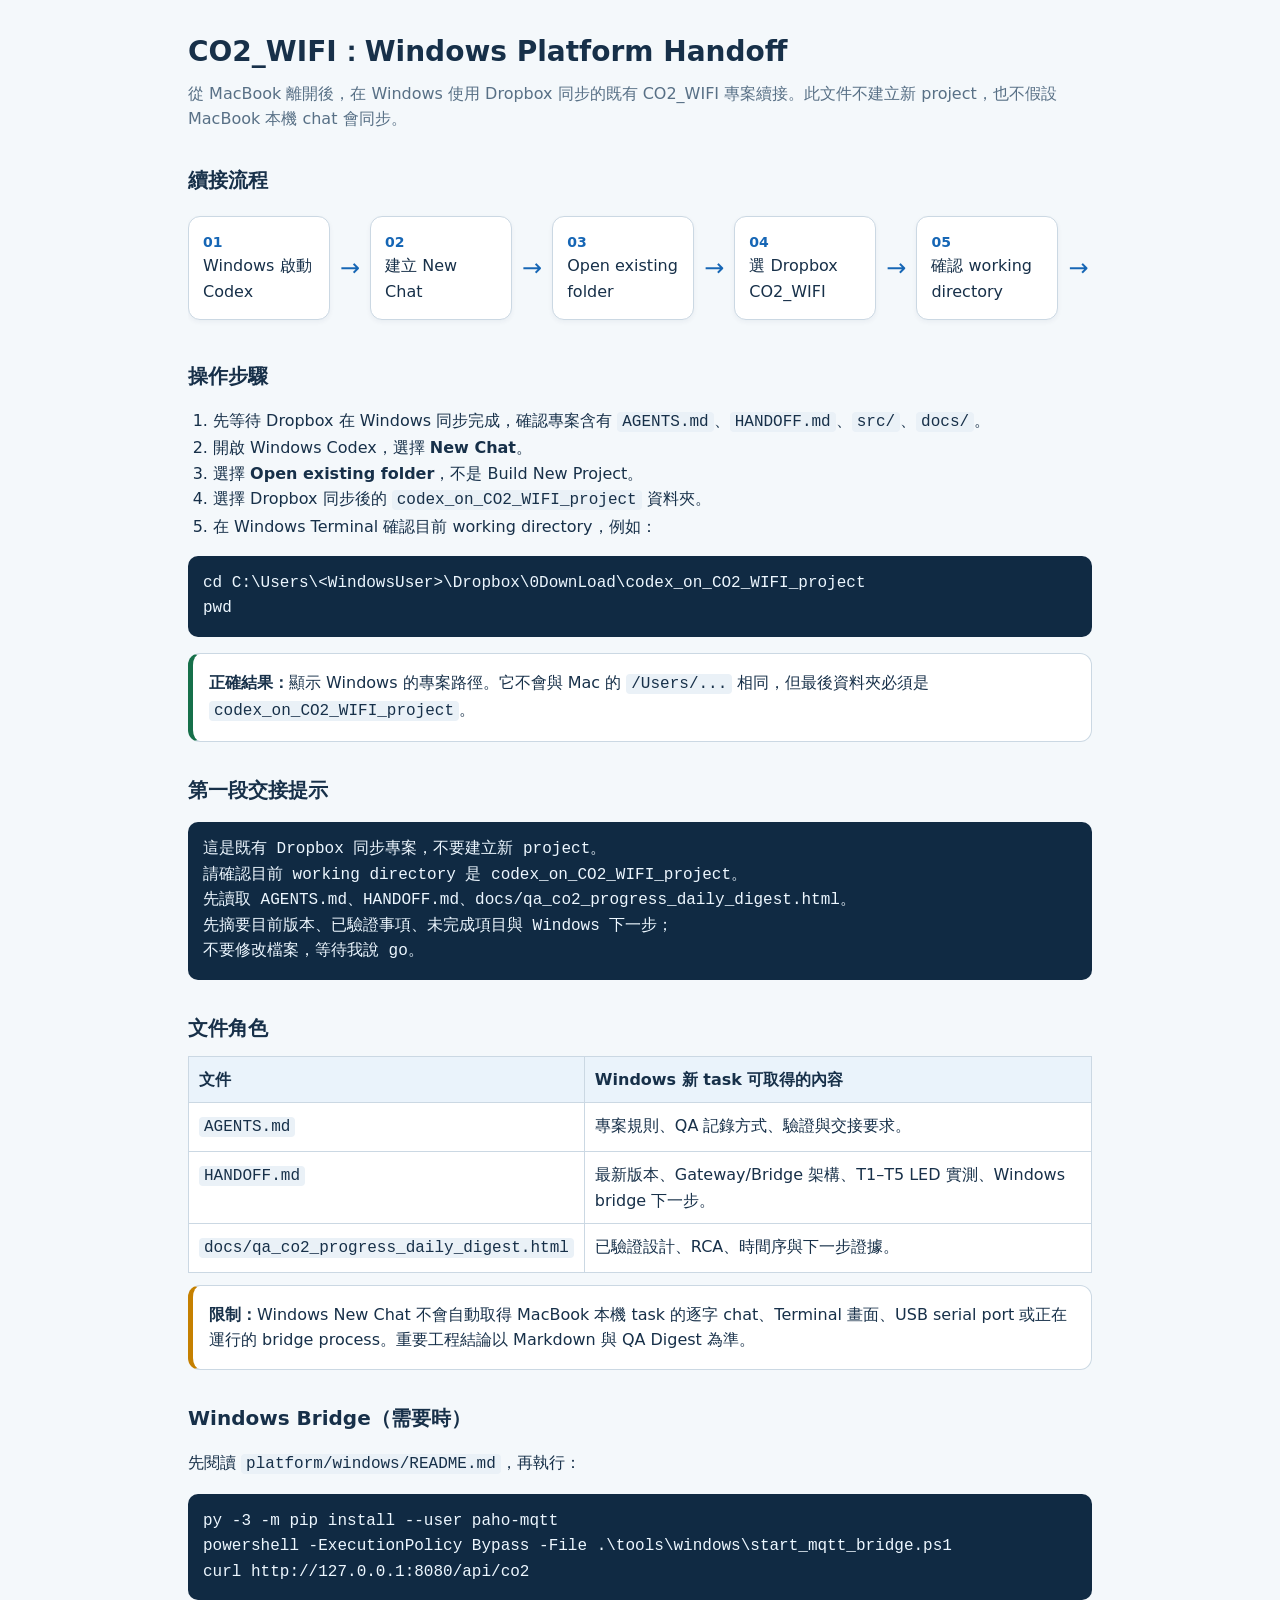
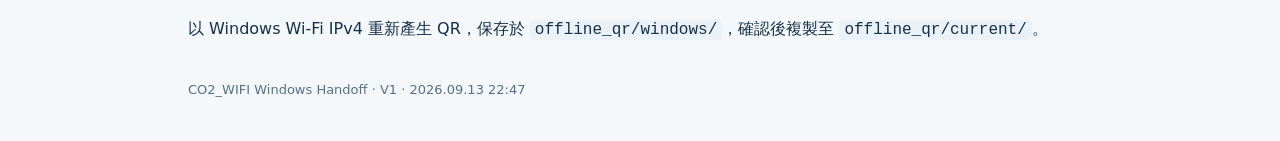
<file: docs/co2_wifi_windows_handoff.html>
<!doctype html>
<html lang="zh-Hant">
<head>
<meta charset="utf-8">
<meta name="viewport" content="width=device-width,initial-scale=1">
<title>CO2_WIFI Windows Handoff V1 2026.09.13 22:47</title>
<style>
:root{--ink:#173049;--muted:#587086;--blue:#1666b5;--green:#16704a;--line:#cbd8e3;--bg:#f4f8fb}*{box-sizing:border-box}body{margin:0;background:var(--bg);color:var(--ink);font-family:system-ui,-apple-system,"Segoe UI",sans-serif;line-height:1.6}.page{max-width:940px;margin:auto;padding:30px 18px 56px}h1{margin:0;font-size:28px}h2{font-size:20px;margin:32px 0 12px}.lead{color:var(--muted);margin-top:6px}.flow{display:flex;align-items:stretch;gap:10px;overflow-x:auto;padding:8px 0}.step{min-width:142px;flex:1;background:#fff;border:1px solid var(--line);border-radius:12px;padding:14px;box-shadow:0 2px 5px #1730490d}.step b{display:block;color:var(--blue);font-size:14px}.arrow{align-self:center;color:var(--blue);font-size:24px}ol{padding-left:25px}.card{background:#fff;border:1px solid var(--line);border-radius:12px;padding:16px;margin:12px 0}.ok{border-left:5px solid var(--green)}.warn{border-left:5px solid #c58000}code,pre{font-family:ui-monospace,SFMono-Regular,Consolas,monospace}code{background:#eaf1f7;padding:1px 5px;border-radius:4px}pre{white-space:pre-wrap;background:#102a43;color:#edf7ff;padding:15px;border-radius:10px;overflow:auto}table{width:100%;border-collapse:collapse;background:#fff}th,td{border:1px solid var(--line);padding:10px;text-align:left;vertical-align:top}th{background:#eaf3fb}footer{margin-top:36px;color:var(--muted);font-size:13px}@media(max-width:600px){h1{font-size:24px}.arrow{display:none}.flow{display:grid;grid-template-columns:1fr 1fr}.step{min-width:0}}
</style>
</head>
<body>
<main class="page">
  <h1>CO2_WIFI：Windows Platform Handoff</h1>
  <p class="lead">從 MacBook 離開後，在 Windows 使用 Dropbox 同步的既有 CO2_WIFI 專案續接。此文件不建立新 project，也不假設 MacBook 本機 chat 會同步。</p>

  <h2>續接流程</h2>
  <div class="flow">
    <div class="step"><b>01</b>Windows 啟動 Codex</div><div class="arrow">→</div>
    <div class="step"><b>02</b>建立 New Chat</div><div class="arrow">→</div>
    <div class="step"><b>03</b>Open existing folder</div><div class="arrow">→</div>
    <div class="step"><b>04</b>選 Dropbox CO2_WIFI</div><div class="arrow">→</div>
    <div class="step"><b>05</b>確認 working directory</div><div class="arrow">→</div>
    <div class="step"><b>06</b>先讀交接 MD</div>
  </div>

  <h2>操作步驟</h2>
  <ol>
    <li>先等待 Dropbox 在 Windows 同步完成，確認專案含有 <code>AGENTS.md</code>、<code>HANDOFF.md</code>、<code>src/</code>、<code>docs/</code>。</li>
    <li>開啟 Windows Codex，選擇 <b>New Chat</b>。</li>
    <li>選擇 <b>Open existing folder</b>，不是 Build New Project。</li>
    <li>選擇 Dropbox 同步後的 <code>codex_on_CO2_WIFI_project</code> 資料夾。</li>
    <li>在 Windows Terminal 確認目前 working directory，例如：</li>
  </ol>
  <pre>cd C:\Users\&lt;WindowsUser&gt;\Dropbox\0DownLoad\codex_on_CO2_WIFI_project
pwd</pre>
  <div class="card ok"><b>正確結果：</b>顯示 Windows 的專案路徑。它不會與 Mac 的 <code>/Users/...</code> 相同，但最後資料夾必須是 <code>codex_on_CO2_WIFI_project</code>。</div>

  <h2>第一段交接提示</h2>
  <pre>這是既有 Dropbox 同步專案，不要建立新 project。
請確認目前 working directory 是 codex_on_CO2_WIFI_project。
先讀取 AGENTS.md、HANDOFF.md、docs/qa_co2_progress_daily_digest.html。
先摘要目前版本、已驗證事項、未完成項目與 Windows 下一步；
不要修改檔案，等待我說 go。</pre>

  <h2>文件角色</h2>
  <table><thead><tr><th>文件</th><th>Windows 新 task 可取得的內容</th></tr></thead><tbody>
    <tr><td><code>AGENTS.md</code></td><td>專案規則、QA 記錄方式、驗證與交接要求。</td></tr>
    <tr><td><code>HANDOFF.md</code></td><td>最新版本、Gateway/Bridge 架構、T1–T5 LED 實測、Windows bridge 下一步。</td></tr>
    <tr><td><code>docs/qa_co2_progress_daily_digest.html</code></td><td>已驗證設計、RCA、時間序與下一步證據。</td></tr>
  </tbody></table>

  <div class="card warn"><b>限制：</b>Windows New Chat 不會自動取得 MacBook 本機 task 的逐字 chat、Terminal 畫面、USB serial port 或正在運行的 bridge process。重要工程結論以 Markdown 與 QA Digest 為準。</div>

  <h2>Windows Bridge（需要時）</h2>
  <p>先閱讀 <code>platform/windows/README.md</code>，再執行：</p>
  <pre>py -3 -m pip install --user paho-mqtt
powershell -ExecutionPolicy Bypass -File .\tools\windows\start_mqtt_bridge.ps1
curl http://127.0.0.1:8080/api/co2</pre>
  <p>以 Windows Wi-Fi IPv4 重新產生 QR，保存於 <code>offline_qr/windows/</code>，確認後複製至 <code>offline_qr/current/</code>。</p>
  <footer>CO2_WIFI Windows Handoff · V1 · 2026.09.13 22:47</footer>
</main>
</body>
</html>
</file>
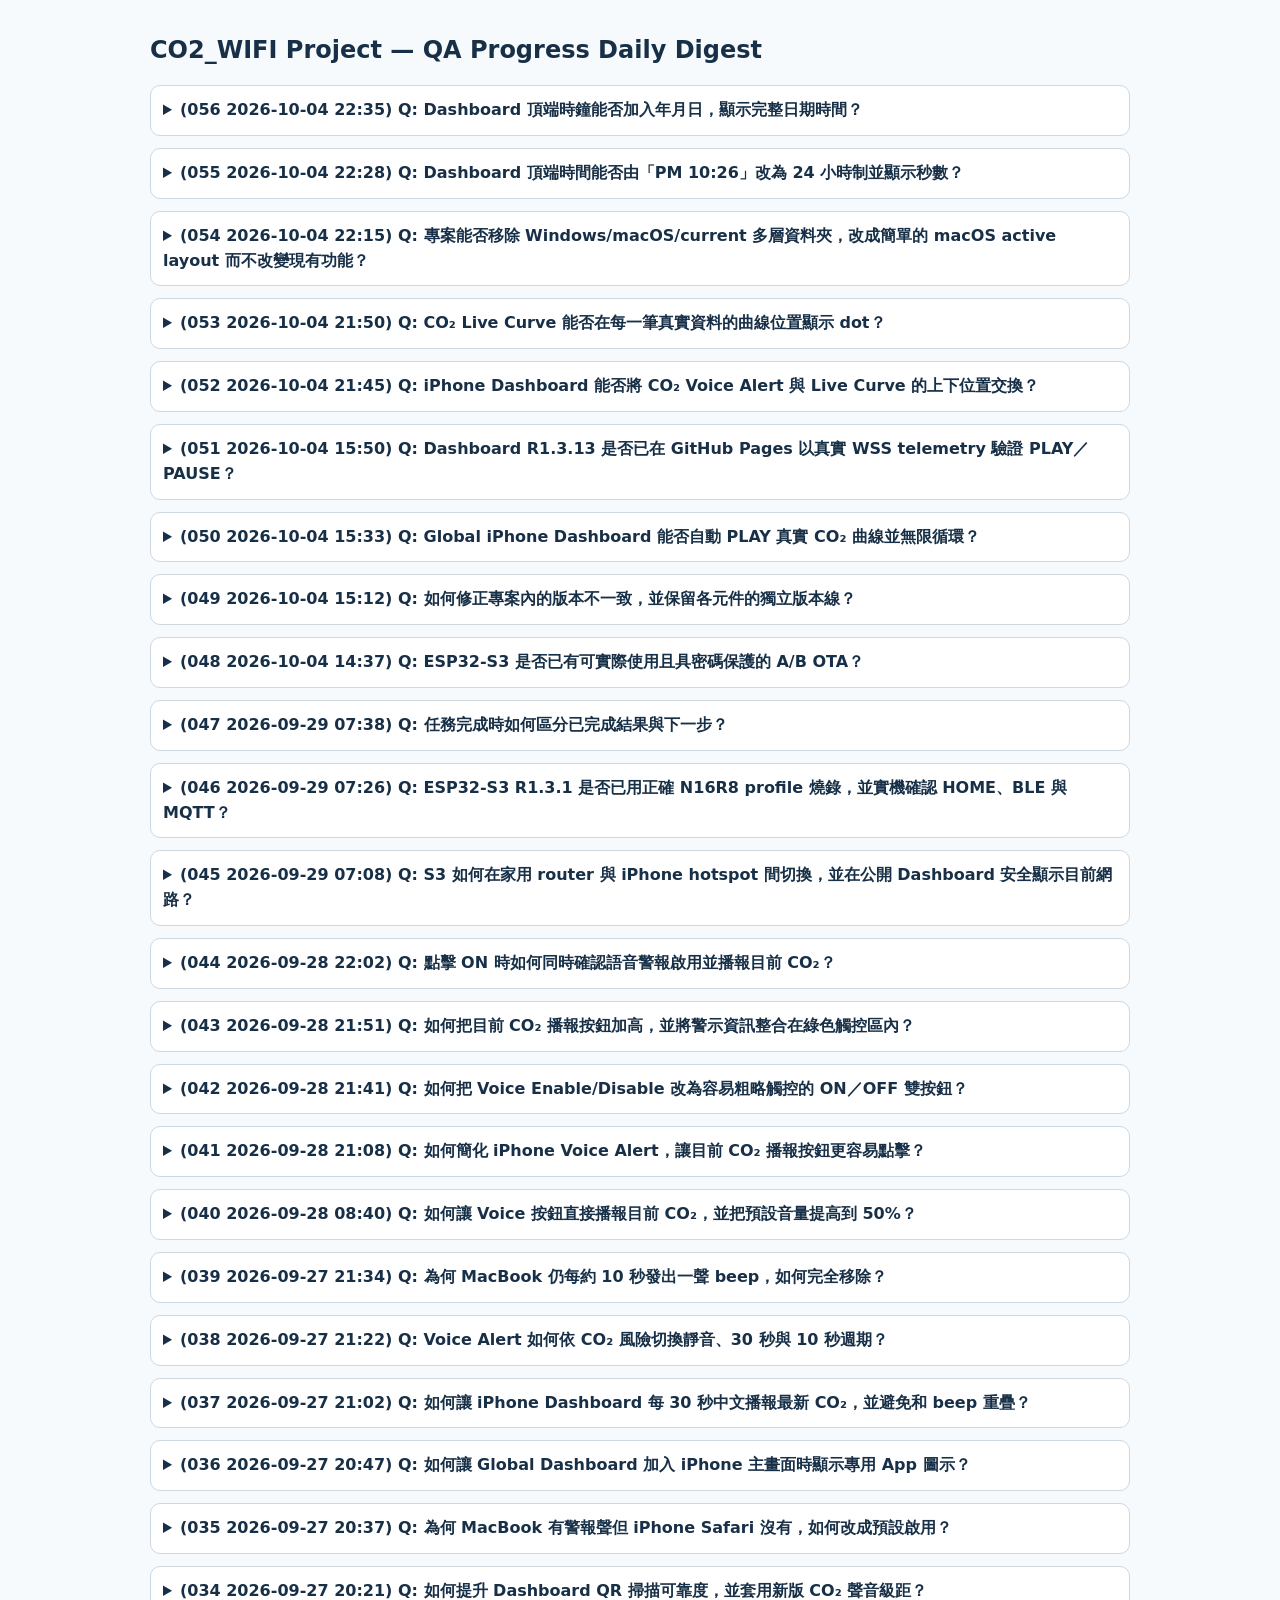
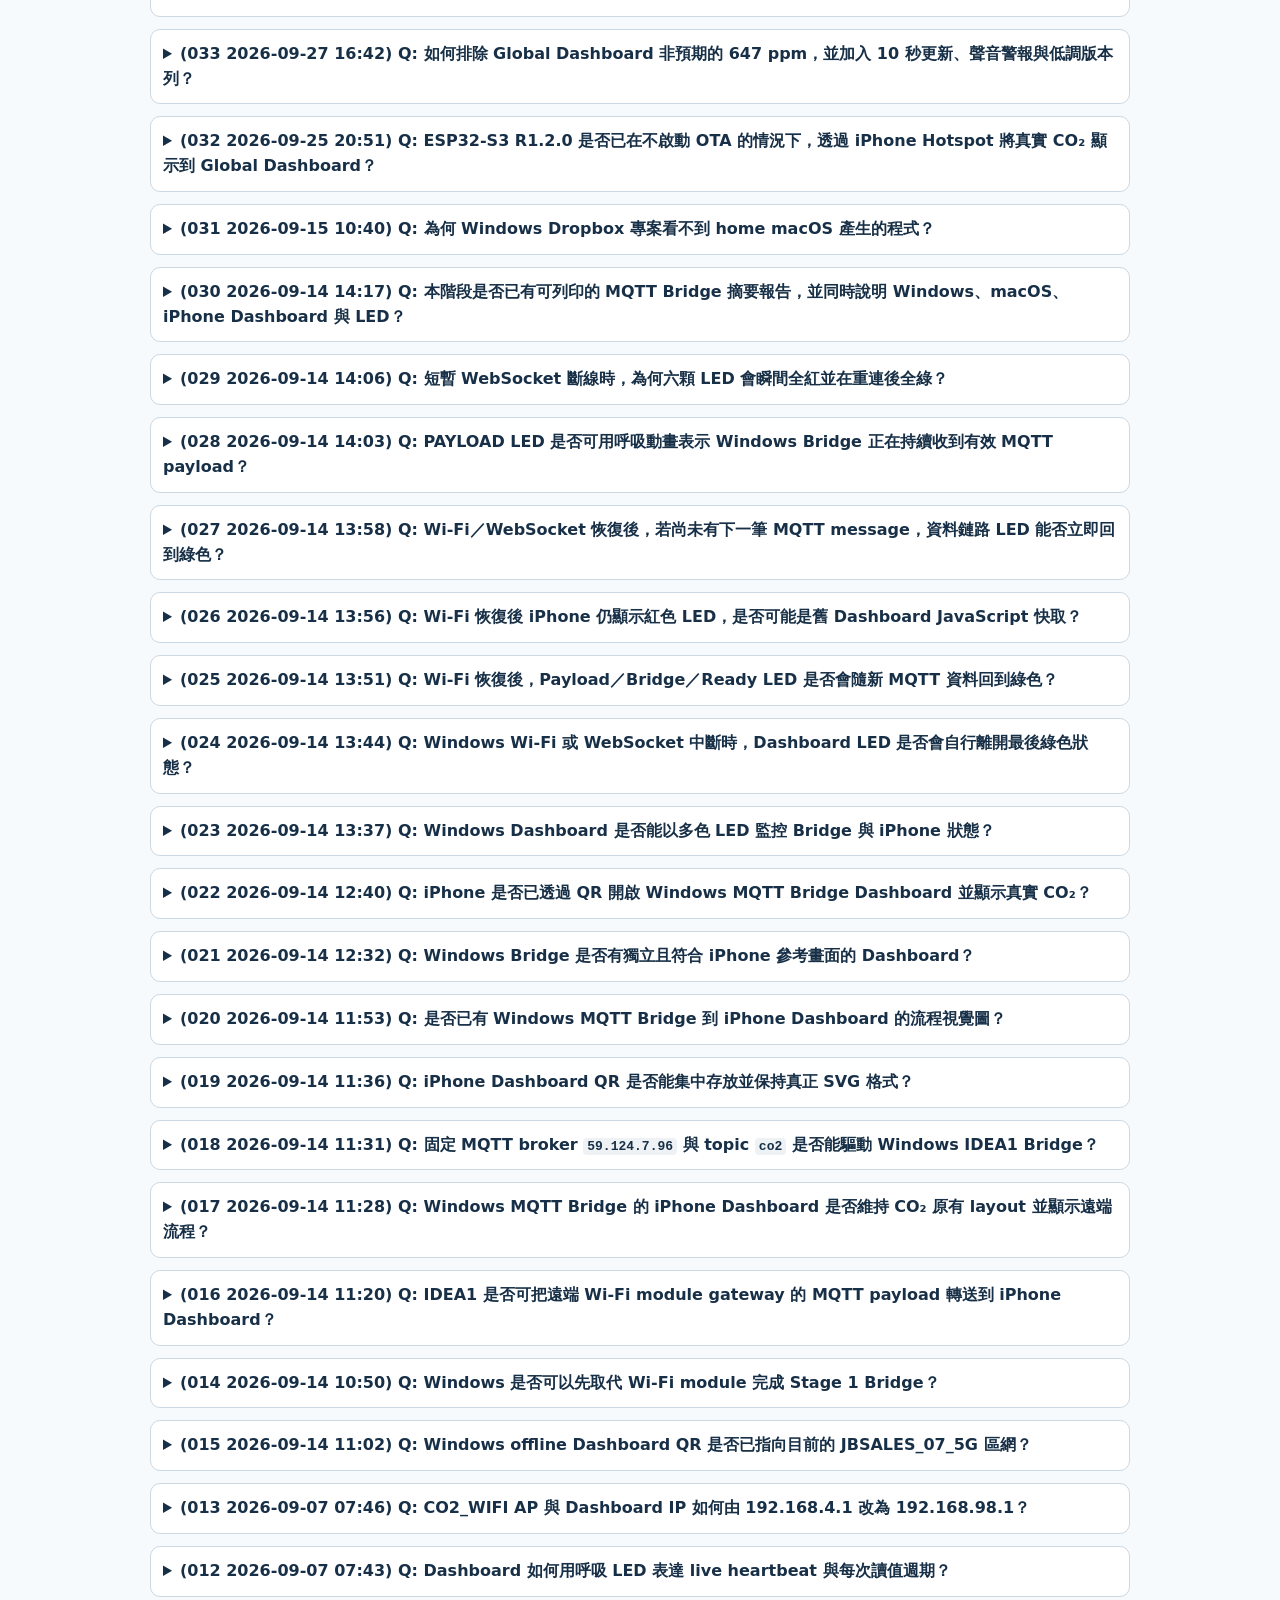
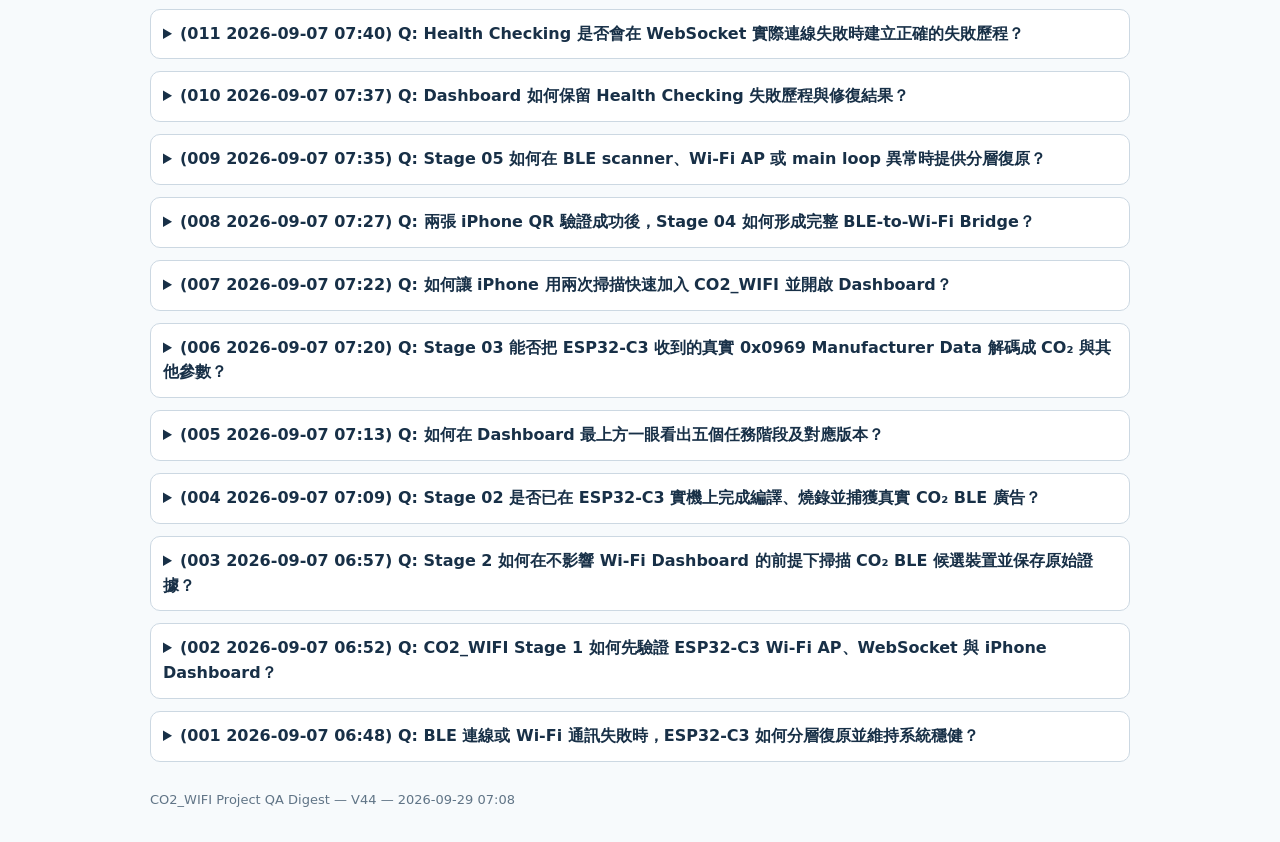
<file: docs/qa_co2_progress_daily_digest.html>
<!doctype html>
<html lang="zh-Hant">
<head>
<meta charset="utf-8">
<meta name="viewport" content="width=device-width,initial-scale=1">
<title>CO2_WIFI Project QA Progress Daily Digest V55 2026.10.04 22:35</title>
<style>
body{max-width:980px;margin:32px auto;padding:0 18px;font-family:system-ui,sans-serif;line-height:1.55;color:#183047;background:#f7fafc}h1{font-size:24px}details{background:#fff;border:1px solid #ccd8e2;border-radius:10px;padding:12px;margin:12px 0}summary{font-weight:700;cursor:pointer}.answer{color:#17633b}.flow{display:grid;grid-template-columns:repeat(5,minmax(140px,1fr));gap:10px;overflow-x:auto;margin:16px 0}.lane{min-width:140px;border:1px solid #bdd0df;border-radius:10px;padding:10px;background:#edf6ff}.lane h3{font-size:14px;margin:0 0 10px;text-align:center}.step{border-radius:8px;padding:8px;margin:8px 0;font-size:13px}.normal{background:#dceeff;border:1px solid #1976d2}.robust{background:#d9f7e5;border:2px solid #16864b}.warning{background:#fff1b8;border:2px solid #d48806}.critical{background:#ffd6d6;border:2px solid #c62828}.legend{font-size:13px;color:#52687a}code{background:#eef2f5;padding:1px 4px;border-radius:4px}footer{margin-top:28px;color:#607486;font-size:13px}
</style>
</head>
<body>
<h1>CO2_WIFI Project — QA Progress Daily Digest</h1>
<details>
<summary>(056 2026-10-04 22:35) <b>Q:</b> Dashboard 頂端時鐘能否加入年月日，顯示完整日期時間？</summary>
<p class="answer"><b>A:</b> Global Dashboard 已更新為 <code>R1.3.17</code>，頂端固定顯示本機 <code>yyyy-MM-dd HH:mm:ss</code>，例如 <code>2026-10-04 22:36:12</code>。年、月、日與 24 小時制時間均由裝置本機 clock 取得，每秒更新。</p>
<p><b>Evidence / next check：</b>Commit <code>d75ca01</code> 已推送公開 <code>main</code>；JavaScript、LittleFS 與版本一致性檢查通過。GitHub Pages 實測由 <code>2026-10-04 22:38:07</code> 更新至 <code>2026-10-04 22:38:16</code>，完整格式與秒數更新正常；同頁收到真實 402 ppm、HOME -54 dBm、<code>LIVE LOOP</code>，footer 顯示 <code>FW R1.3.2 · Dashboard R1.3.17 · Payload Schema 2 · MQTT/WSS R1</code>。</p>
</details>
<details>
<summary>(055 2026-10-04 22:28) <b>Q:</b> Dashboard 頂端時間能否由「PM 10:26」改為 24 小時制並顯示秒數？</summary>
<p class="answer"><b>A:</b> Global Dashboard 已更新為 <code>R1.3.16</code>，頂端時鐘固定輸出本機時間 <code>HH:mm:ss</code>，例如 <code>22:26:12</code>；不再依賴 locale 的 AM／PM 文字。時鐘仍每秒更新一次，不影響 WSS、telemetry、Voice Alert 或 Live Curve。</p>
<p><b>Evidence / next check：</b>Commit <code>b456beb</code> 已推送至公開 <code>main</code>；JavaScript、LittleFS 與版本一致性檢查通過。GitHub Pages 實測時鐘由 <code>22:30:25</code> 更新至 <code>22:30:37</code>，確認 24 小時制與秒數持續更新；同頁收到真實 402 ppm、HOME -47 dBm、<code>LIVE LOOP</code>，footer 顯示 <code>FW R1.3.2 · Dashboard R1.3.16 · Payload Schema 2 · MQTT/WSS R1</code>。</p>
</details>
<details>
<summary>(054 2026-10-04 22:15) <b>Q:</b> 專案能否移除 Windows/macOS/current 多層資料夾，改成簡單的 macOS active layout 而不改變現有功能？</summary>
<p class="answer"><b>A:</b> Active layout 已扁平化：正式 bridge 與 launcher 位於 <code>tools/mqtt_bridge.py</code>、<code>tools/start_mqtt_bridge.command</code>，macOS 說明位於 <code>docs/macos_setup.md</code>，logs 使用單一 <code>logs/</code>，QR 只保留 <code>offline_qr/global/</code>。舊 Windows 實作與舊本機 QR 均移入 <code>archive/</code>，沒有永久刪除可追溯資料。</p>
<p><b>Evidence / next check：</b>Python AST、zsh launcher syntax、project-root、Global QR 路徑、active-directory absence 與 LittleFS <code>buildfs</code> 均通過。實際以原指令 <code>./tools/start_mqtt_bridge.command</code> 啟動後，<code>/api/co2</code>、<code>/iphone_qr.png</code>、<code>/iphone_dashboard.html</code> 均回傳 HTTP 200，完成後已停止 bridge。公開 <code>index.html</code> 視覺確認仍為 Dashboard R1.3.15，收到真實 402 ppm、HOME -47 dBm、<code>LIVE LOOP</code>，畫面與 Global QR 未受資料夾重整影響。</p>
</details>
<details>
<summary>(053 2026-10-04 21:50) <b>Q:</b> CO₂ Live Curve 能否在每一筆真實資料的曲線位置顯示 dot？</summary>
<p class="answer"><b>A:</b> Dashboard <code>R1.3.15</code> 已為 10 分鐘 Live Curve 的每一筆有效 MQTT payload 畫出圓點；一般資料點半徑為 3 px，最新點為 5 px 並加上 9 px 半透明外圈，可一眼分辨歷史取樣點與最新讀值。圓點顏色仍跟隨 live 綠色、stale 黃色、WSS offline 紅色。</p>
<p><b>Evidence / next check：</b>Commit <code>bc8e8dd</code> 已推送公開 <code>main</code>；GitHub Pages 實際收到 3 筆真實 telemetry，顯示 402 ppm、<code>3 / 60</code>、<code>LIVE LOOP</code>，Canvas 可見最新圓點與半透明外圈。實測同時發現空資料提示被 CSS 覆寫而未隱藏，已補上 <code>.trend-empty[hidden]{display:none}</code>，避免有效曲線上仍顯示等待文字。</p>
</details>
<details>
<summary>(052 2026-10-04 21:45) <b>Q:</b> iPhone Dashboard 能否將 CO₂ Voice Alert 與 Live Curve 的上下位置交換？</summary>
<p class="answer"><b>A:</b> Dashboard <code>R1.3.14</code> 已將 <code>CO₂ Voice Alert</code> 移到 <code>CO₂ Live Curve</code> 上方，方便使用者先操作語音 ON／OFF 與即時播報，再查看 10 分鐘真實 CO₂ 曲線。本次只交換 HTML 區塊順序，不改變 WSS、payload validation、語音規則、circular buffer 或 PLAY／PAUSE 邏輯。</p>
<p><b>Evidence / next check：</b>Commit <code>7165943</code> 已推送至公開 <code>main</code>，GitHub Pages title 為 <code>CO₂ Remote WSS Dashboard R1.3.14</code>；實際 DOM sections 順序為 <code>voice-card → trend-card → share</code>，Voice top 約 465 px、Curve top 約 847 px。公開頁面同時收到真實 402 ppm，Live Curve 保持 <code>LIVE LOOP</code>，footer 顯示 <code>FW R1.3.2 · Dashboard R1.3.14 · Payload Schema 2 · MQTT/WSS R1</code>。</p>
</details>
<details>
<summary>(051 2026-10-04 15:50) <b>Q:</b> Dashboard R1.3.13 是否已在 GitHub Pages 以真實 WSS telemetry 驗證 PLAY／PAUSE？</summary>
<p class="answer"><b>A:</b> 是。Commit <code>61ddecf</code> 已推送至公開 <code>main</code>，GitHub Pages Global Index 與 Remote Dashboard 均已回傳 <code>R1.3.13</code>。公開頁面實際收到 ESP32-S3 telemetry，顯示 865 ppm、Live Curve <code>1 / 60</code>、<code>LIVE LOOP</code>，footer 為 <code>FW R1.3.2 · Dashboard R1.3.13 · Payload Schema 2 · MQTT/WSS R1</code>。</p>
<p><b>Evidence / next check：</b>公開 URL 的 PAUSE 實測後 <code>trend-state=PAUSED</code>、<code>pause aria-pressed=true</code>；再按 PLAY 後恢復 <code>trend-state=LIVE LOOP</code>、<code>play aria-pressed=true</code>，瀏覽器 console 無 error/warning。下一步只需在 iPhone 上進行 10 分鐘長時間觀察，確認曲線累積、畫面滾動與觸控手感。</p>
</details>
<details>
<summary>(050 2026-10-04 15:33) <b>Q:</b> Global iPhone Dashboard 能否自動 PLAY 真實 CO₂ 曲線並無限循環？</summary>
<p class="answer"><b>A:</b> Dashboard <code>R1.3.13</code> 已加入 Canvas CO₂ Live Curve：開頁預設自動 PLAY，只在通過 schema 2、device ID、sequence 與 sensor age 驗證的真實 MQTT payload 到達時新增資料點。曲線使用 60 點 circular buffer 顯示最近 10 分鐘，以低頻率 <code>requestAnimationFrame</code> 持續向 NOW 時間軸滾動，不產生模擬數值。</p>
<p><b>Evidence / next check：</b>頁面已有大型 PLAY／PAUSE 觸控按鈕、點數與 ppm range；有新資料時曲線為綠色，payload stale 為黃色，WSS offline 為紅色。PAUSE 只凍結畫面，背景仍接收並保留最新 60 點；恢復 PLAY 後立即顯示最新視窗。Inline JavaScript 編譯、DOM ID 交叉檢查與 ESP32-C3 LittleFS <code>buildfs</code> 均通過；尚需從 iPhone Global URL 接收實際 WSS payload，驗證 10 分鐘長時間滾動與觸控。</p>
</details>
<details>
<summary>(049 2026-10-04 15:12) <b>Q:</b> 如何修正專案內的版本不一致，並保留各元件的獨立版本線？</summary>
<p class="answer"><b>A:</b> 以各元件的執行原始碼為 source of truth：ESP32-C3 firmware 與 local Dashboard 同步為 <code>V1.9.0</code>，補回 Stage 6 STA/MQTT 顯示；ESP32-S3 firmware 維持 <code>R1.3.2</code>，Global iPhone Dashboard 維持 <code>R1.3.12</code>，payload schema 維持 <code>2</code>。這些元件有不同發佈週期，因此不強制改成同一個版本號。</p>
<p><b>Evidence / next check：</b><code>src/main.cpp</code> 宣告 <code>1.9.0</code>，<code>data/index.html</code> title、Stage line 與 footer 已同步為 <code>V1.9.0</code>，<code>data/app.js</code> 已顯示 firmware 現有的 STA/MQTT 欄位；<code>README.md</code> 與 <code>HANDOFF.md</code> 已加入目前版本表。Dropbox conflicted copies 已保留並移至 <code>archive/dropbox_conflicts/2026-09-15/</code>，排除後 <code>pio run -e esp32-c3-devkitm-1 -t buildfs</code> 已成功產生 LittleFS image；尚需將 LittleFS 燒錄至 ESP32-C3 後做實機 Dashboard 驗證。</p>
</details>
<details>
<summary>(048 2026-10-04 14:37) <b>Q:</b> ESP32-S3 是否已有可實際使用且具密碼保護的 A/B OTA？</summary>
<p class="answer"><b>A:</b> 是。實機 partition table 已確認包含 <code>otadata</code>、6.25 MB <code>ota_0</code> 與 6.25 MB <code>ota_1</code>。Firmware <code>R1.3.2</code> 新增 <code>esp32-s3-remote-gateway-n16r8-ota-usb</code> 作首次 USB bootstrap，後續由 <code>esp32-s3-remote-gateway-n16r8-ota</code> 執行 authenticated network OTA；OTA 使用獨立且被 Git 排除的密碼，不再沿用 router 密碼，Wi-Fi profile 攜帶變更時會停止並重新建立 OTA/mDNS service。</p>
<p><b>Evidence / next check：</b>baseline、USB OTA 與 network OTA 三種 N16R8 environment 均編譯成功。USB bootstrap 通過完整 SHA verification；第一次空密碼 OTA 被裝置正確拒絕，修正 PlatformIO post-script 後，對 IPHONE profile 的 <code>172.20.10.3</code> OTA 實測到 100%。Serial 完整出現 start、0–100% progress、end、reboot、<code>R1.3.2</code> 與再次 ready，重啟後 BLE 解碼 911 ppm 並恢復 MQTT publish。另觀察到一次 PHY calibration NVS <code>0x1105</code> 空間不足警告，但 Wi-Fi、BLE、MQTT、OTA 均持續運作；若後續每次開機重現，再評估經核准後做一次 NVS 清理。</p>
</details>
<details>
<summary>(047 2026-09-29 07:38) <b>Q:</b> 任務完成時如何區分已完成結果與下一步？</summary>
<p class="answer"><b>A:</b> 專案交接格式已改為固定兩行：綠色 <code>🟢 JB_DONE&gt;</code> 顯示已驗證完成的結果，藍色 <code>🔵 JB_NEXT&gt;</code> 顯示唯一且最有用的下一個動作；若沒有待辦，NEXT 顯示 <code>No pending task</code>。兩行固定依 DONE、NEXT 順序放在回覆最末端。</p>
<p><b>Evidence / next check：</b><code>AGENTS.md</code> 的 Code completion handoff rule、QA 與 application 範例均已同步更新。後續任務完成回覆即可直接觀察兩種彩色符號與不同用途。</p>
</details>
<details>
<summary>(046 2026-09-29 07:26) <b>Q:</b> ESP32-S3 R1.3.1 是否已用正確 N16R8 profile 燒錄，並實機確認 HOME、BLE 與 MQTT？</summary>
<p class="answer"><b>A:</b> 是。實機辨識為 ESP32-S3 rev 0.2、16 MB Flash、8 MB PSRAM，已用 <code>esp32-s3-remote-gateway-n16r8</code> environment 完成 R1.3.1 USB flash，全部區段均通過 SHA hash verification。Serial 實測 <code>sta=3</code>、<code>profile=HOME</code>、Wi-Fi RSSI 約 −48 至 −50 dBm、<code>mqtt=1</code>，BLE advertising 解碼為 584 ppm、27.8°C、67%、電池 100%。</p>
<p><b>Evidence / next check：</b>監控至 uptime 50 秒，MQTT 專用 topic 已連續發布至少 5 筆，payload 376 bytes；RGB log 依序出現 <code>BLE_READ_BLUE</code>、<code>PAYLOAD_CYAN</code>、<code>MQTT_PUBLISHED_GREEN</code>。HOME 路徑已通過；下一步仍需保持 iPhone hotspot 開啟後中斷 HOME AP，驗證三次 timeout 後切換至 IPHONE，以及 Dashboard 顯示 <code>Wi‑Fi: IPHONE</code>。</p>
</details>
<details>
<summary>(045 2026-09-29 07:08) <b>Q:</b> S3 如何在家用 router 與 iPhone hotspot 間切換，並在公開 Dashboard 安全顯示目前網路？</summary>
<p class="answer"><b>A:</b> ESP32-S3 firmware <code>R1.3.1</code> 新增 HOME 優先、IPHONE 備援的非掃描式 failover；首次啟動每個 profile 失敗一次即切換，曾成功連線後則目前 profile 連續失敗三次才切換。MQTT schema 2 以相容的新增欄位發布 <code>wifi_profile</code> 與 <code>wifi_rssi_dbm</code>，不發布實際 SSID。Dashboard <code>R1.3.12</code> 在來源資訊下方以 10px 灰字顯示例如 <code>Wi‑Fi: HOME · -55 dBm</code>；真實 SSID 與密碼只保存在被 Git 排除的本機 <code>include/secrets.h</code>。</p>
<p><b>Evidence / next check：</b>S3 四個 PlatformIO environment（一般、OTA、N16R8、N16R8 OTA）均編譯成功；一般版 RAM 15.8%、Flash 27.0%。payload 已具 448-byte buffer 與截斷保護，Dashboard HTML／JavaScript、HOME／IPHONE 白名單、RSSI 顯示及不使用 <code>wifi_ssid</code> 均通過自動檢查。實際 HOME→IPHONE／IPHONE→HOME RF failover、RGB 與新欄位仍需燒錄 R1.3.1 後實機驗證。</p>
</details>
<details>
<summary>(044 2026-09-28 22:02) <b>Q:</b> 點擊 ON 時如何同時確認語音警報啟用並播報目前 CO₂？</summary>
<p class="answer"><b>A:</b> Dashboard <code>R1.3.11</code> 將 ON 的語音改為單一完整句：「二氧化碳語音警報已啟用。目前二氧化碳濃度 N PPM，狀態……。」；單一 utterance 可避免第二段語音取消第一段。若尚未收到資料或最後 payload 已超過 16 秒，ON 與綠色目前值按鈕皆改播「目前尚未收到有效的二氧化碳資料」，不把過期數值稱為目前值。</p>
<p><b>Evidence / next check：</b>已檢查 HTML／JavaScript 語法、ON handler 組合單一語句、有效資料與 stale/no-data 分支、Voice Current 共用新鮮度判斷、100% 音量及無 Web Audio beep。下一步需在實體 iPhone 收到新鮮 payload 後點擊 ON，確認實際依序聽到啟用提示、ppm 與狀態。</p>
</details>
<details>
<summary>(043 2026-09-28 21:51) <b>Q:</b> 如何把目前 CO₂ 播報按鈕加高，並將警示資訊整合在綠色觸控區內？</summary>
<p class="answer"><b>A:</b> Dashboard <code>R1.3.10</code> 將綠色 <code>Voice Current CO₂ ppm</code> 按鈕最小高度由 78px 增加為 210px，並把 Interval、語音狀態與目前完整播報文字全部移入按鈕內。整個綠色區域皆為同一個播報觸控目標，ON／OFF 雙按鈕則維持各 78px 高度。</p>
<p><b>Evidence / next check：</b>檢查 HTML／JavaScript 語法、唯一 DOM ID、資訊元素皆位於 <code>voice-current</code> 內、210px 最小高度、觸控 handler、100% 語音音量、即時 MQTT payload 與 Global Index 版本。下一步仍需在實體 iPhone 粗略點擊綠色區域的標題、狀態及警示文字位置，確認三個位置皆能觸發目前 CO₂ 播報。</p>
</details>
<details>
<summary>(042 2026-09-28 21:41) <b>Q:</b> 如何把 Voice Enable/Disable 改為容易粗略觸控的 ON／OFF 雙按鈕？</summary>
<p class="answer"><b>A:</b> Dashboard <code>R1.3.9</code> 已移除單一 <code>Disable Voice</code> toggle，改為 Voice Alert 標題下方的獨立 <code>ON</code>／<code>OFF</code> 雙按鈕。兩顆按鈕各占半寬、間距 12px、最小高度 78px、字體 22px，整列與大型綠色 <code>Voice Current CO₂ ppm</code> 等寬；啟用狀態分別以綠色 ON 或紅色 OFF 顯示。</p>
<p><b>Evidence / next check：</b>HTML／JavaScript 語法、兩顆按鈕 DOM、ARIA pressed 狀態、ON/OFF localStorage 行為、78px 觸控高度、與綠色按鈕的版面順序、即時 MQTT payload 及 beep/Web Audio 不存在均納入檢查。下一步仍需在實體 iPhone 分別粗略點擊 ON、OFF 與 Voice Current，確認手感、狀態色與語音符合需求。</p>
</details>
<details>
<summary>(041 2026-09-28 21:08) <b>Q:</b> 如何簡化 iPhone Voice Alert，讓目前 CO₂ 播報按鈕更容易點擊？</summary>
<p class="answer"><b>A:</b> Dashboard <code>R1.3.8</code> 已移除 Voice volume 百分比與滑桿，所有 Web Speech utterance 固定使用 <code>volume=1.0</code>（100%），並清除舊的本機音量設定。<code>Voice Current CO₂ ppm</code> 已移到 Voice Alert 標題正下方，改為全寬、最小高度 78px、22px 字體的大型綠色按鈕；每次點擊仍直接播報目前有效 CO₂ 與風險狀態。</p>
<p><b>Evidence / next check：</b>HTML／JavaScript 語法、DOM 順序、78px 觸控高度、100% utterance 音量、舊音量 DOM／handler／變數移除、Voice interval 邊界及 beep/Web Audio 不存在均已完成自動檢查。ESP32-S3 實機已確認 BLE 475 ppm、STA=3、MQTT=1 並持續 publish；下一步仍需在實體 iPhone 點擊大型按鈕，確認實際觸控與系統媒體音量下的播報效果。</p>
</details>
<details>
<summary>(040 2026-09-28 08:40) <b>Q:</b> 如何讓 Voice 按鈕直接播報目前 CO₂，並把預設音量提高到 50%？</summary>
<p class="answer"><b>A:</b> Dashboard <code>R1.3.7</code> 將 <code>Test Voice</code> 改為 <code>Voice Current CO₂ ppm</code>；有有效資料時直接呼叫既有風險級距語句，沒有資料時播報「目前尚未收到有效的二氧化碳資料。」。Voice volume 新預設為 50%，並以一次性 migration 將舊版未調整的 20% 預設升到 50%；其他既有自訂音量保持不變。</p>
<p><b>Evidence / next check：</b>HTML／JavaScript 語法、DOM ID、50% 新安裝預設、20%→50% migration、35% 自訂值保留及 Voice interval 邊界測試已完成；beep／Web Audio 程式仍不存在。下一步需在實體 iPhone 點擊一次 <code>Voice Current CO₂ ppm</code>，確認 Safari 以目前即時 ppm 及 50% App-level 音量播報；實際系統音量仍由 iPhone 媒體音量控制。</p>
</details>
<details>
<summary>(039 2026-09-27 21:34) <b>Q:</b> 為何 MacBook 仍每約 10 秒發出一聲 beep，如何完全移除？</summary>
<p class="answer"><b>A:</b> Dashboard <code>R1.3.6</code> 已完全移除 beep／Web Audio demo、Sound 卡片、oscillator、alarm pattern 與每筆 payload 的 <code>playAlarm()</code> 呼叫，只保留中文 Voice Alert。RCA 是 MacBook 仍開著的舊版 Dashboard 分頁在每筆約 10 秒 MQTT payload 後執行 beep；800–999 ppm 規則正好是一聲，iPhone 並未發聲。</p>
<p><b>Evidence / next check：</b>已確認新版 Dashboard source 不再包含 <code>AudioContext</code>、<code>Oscillator</code>、<code>playAlarm</code>、<code>sound-toggle</code> 或 <code>sound-card</code>；HTML／JavaScript 語法與 Voice interval 邊界測試仍通過。發布後需在 MacBook 關閉舊分頁或強制重新載入 R1.3.6，連續觀察至少 30 秒確認沒有 beep；iPhone Voice Alert 功能保持不變。</p>
</details>
<details>
<summary>(038 2026-09-27 21:22) <b>Q:</b> Voice Alert 如何依 CO₂ 風險切換靜音、30 秒與 10 秒週期？</summary>
<p class="answer"><b>A:</b> Dashboard <code>R1.3.5</code> 已改為 0–799 ppm 定時語音靜音、800–1999 ppm 每 30 秒播報、≥2000 ppm 每 10 秒播報；Voice 卡片會依目前真實 CO₂ 顯示 <code>Silent</code>、<code>30 sec</code> 或 <code>10 sec</code>。</p>
<p><b>Evidence / next check：</b>JavaScript／HTML 語法及 799、800、1999、2000、2999、3000 ppm 邊界週期測試已完成；正常範圍仍可使用 Test Voice，但不會定時播報。資料 age >16 秒的中斷提示、恢復提示、20% 音量與 Voice 優先規則維持。下一步需以實體 iPhone 與跨越 800／2000 ppm 的真實或測試 payload 驗證實際播報節奏。</p>
</details>
<details>
<summary>(037 2026-09-27 21:02) <b>Q:</b> 如何讓 iPhone Dashboard 每 30 秒中文播報最新 CO₂，並避免和 beep 重疊？</summary>
<p class="answer"><b>A:</b> Dashboard <code>R1.3.4</code> 新增預設 Enable 的 <code>zh-TW</code> Voice Alert、30 秒倒數、20% App-level 音量、音量滑桿、Test Voice 與語音預覽；beep 音量也統一為 20%。語音依 CO₂ 五級產生短句，播放前停止 beep，語音播放期間 beep 暫停。</p>
<p><b>Evidence / next check：</b>已完成 JavaScript／HTML 語法、五個語音級距、30 秒常數、20% 音量與 DOM 元件檢查。資料超過 16 秒時不讀舊值，僅播報一次中斷；恢復後僅播報一次恢復。下一步需在實體 iPhone 任意觸控一次或按 <code>Test Voice</code>，確認繁體中文語音、30 秒週期及實際 20% 音量；iOS 系統媒體音量仍須由使用者控制。</p>
</details>
<details>
<summary>(036 2026-09-27 20:47) <b>Q:</b> 如何讓 Global Dashboard 加入 iPhone 主畫面時顯示專用 App 圖示？</summary>
<p class="answer"><b>A:</b> Dashboard <code>R1.3.3</code> 已新增 180×180 Apple Touch Icon、192×192／512×512 PWA PNG、Web App Manifest 與 iOS standalone metadata。圖示採暖白底、深綠 CO₂、809 示意數值、Wi-Fi 與綠色 LIVE，名稱為 <code>CO₂ Dashboard</code>。</p>
<p><b>Evidence / next check：</b>已確認三個 PNG 尺寸、manifest JSON 語法與 HTML icon／manifest 路徑；Global Pages 發布後仍需在實體 iPhone Safari 先刪除舊主畫面捷徑，再重新使用「分享 → 加入主畫面」，確認新圖示與名稱。此捷徑用於啟動網頁，不代表 iOS 允許 Dashboard 永久背景執行。</p>
</details>
<details>
<summary>(035 2026-09-27 20:37) <b>Q:</b> 為何 MacBook 有警報聲但 iPhone Safari 沒有，如何改成預設啟用？</summary>
<p class="answer"><b>A:</b> Dashboard <code>R1.3.2</code> 已將聲音改為預設 Enable。RCA 是 iPhone Safari 的 autoplay policy：即使頁面邏輯啟用聲音，Web Audio 仍必須先由使用者觸控解鎖。新版在頁面任意第一次觸控時自動建立／resume AudioContext，之後每筆有效新 payload 才依 CO₂ 級距播放；使用者仍可用按鈕 Disable。</p>
<p><b>Evidence / next check：</b>已完成 JavaScript 語法檢查與預設狀態檢查，頁面初始按鈕為 <code>Disable Sound</code>，未解鎖前明確顯示 <code>tap screen once to arm iPhone audio</code>，避免誤判為已可播放。下一步需在實體 iPhone 開啟頁面、任意觸控一次，並以 ≥800 ppm 的新 payload 驗證聲音；同時確認媒體音量非零。</p>
</details>
<details>
<summary>(034 2026-09-27 20:21) <b>Q:</b> 如何提升 Dashboard QR 掃描可靠度，並套用新版 CO₂ 聲音級距？</summary>
<p class="answer"><b>A:</b> Dashboard <code>R1.3.1</code> 已改用固定短 URL <code>https://greenmoon.github.io/codex_on_CO2_WIFI_project/</code>，QR 採 error correction Q、4-module quiet zone、8 px/module 與純黑白輸出；PNG 實際為 360×360，頁面以 280×280 顯示。聲音規則同步更新為 0–799 ppm 靜音、800–999 ppm 1 聲 × 1 秒、1000–1999 ppm 2 聲 × 1 秒、2000–2999 ppm 5 聲 × 1 秒、≥3000 ppm 10 聲 × 0.5 秒，每筆有效新 payload 觸發一次 pattern。</p>
<p><b>Evidence / next check：</b>已移除頁面對外部 QR JavaScript CDN 的依賴，改為直接引用同 repo 的靜態 PNG，並新增可點擊的 <code>Open Dashboard</code> 與固定 URL Copy。PNG／SVG 均由 qrencode 4.1.1 重新產生，SVG viewBox 為 45×45、pattern offset 為 4，證明 quiet zone 為 4 modules；下一步仍需以第二支實體 iPhone 相機掃描，並用模擬／實際跨級 payload 驗證音數與音長。</p>
</details>
<details>
<summary>(033 2026-09-27 16:42) <b>Q:</b> 如何排除 Global Dashboard 非預期的 647 ppm，並加入 10 秒更新、聲音警報與低調版本列？</summary>
<p class="answer"><b>A:</b> 已完成 Firmware／Dashboard <code>R1.3.0</code>。RCA 實測時 Global Dashboard 顯示 647 ppm，但同時間 S3 Serial 為 589 ppm 且 <code>sta=1、mqtt=0、pub=0</code>，證明 647 來自共用 <code>co2</code> topic 的其他 publisher。新版改用專用 topic <code>co2/co2s3-remote-14c19f508e10/telemetry</code>，Dashboard 固定驗證 device ID、schema 2、遞增 sequence、非 retained、有效旗標與資料年齡；Firmware 每 10 秒最多發布一筆新的 BLE reading。</p>
<p><b>Evidence / next check：</b>R1.3.0 編譯與 USB flash hash verification 成功；實機 BLE 已解碼 764–779 ppm、25.6–25.7°C、51–53%、電池 100%。GitHub Pages 已顯示 R1.3.0、專用 topic、Sound Enable／Disable 與底部版本列；WSS 連線後連續觀察 20 秒仍維持 <code>---</code>，證明舊 <code>co2</code> topic 的 647 已被隔離。當次測試 iPhone Hotspot 未被 STA 發現，因此專用 topic 的實際 MQTT 10 秒發布、聲音 pattern 與 Global Dashboard 收值仍待開啟 Hotspot 後驗證。</p>
</details>
<details>
<summary>(032 2026-09-25 20:51) <b>Q:</b> ESP32-S3 R1.2.0 是否已在不啟動 OTA 的情況下，透過 iPhone Hotspot 將真實 CO₂ 顯示到 Global Dashboard？</summary>
<p class="answer"><b>A:</b> 是。R1.2.0 的 USB baseline 預設 <code>OTA=disabled</code>，新 ESP32-S3 先連接 <code>0_kevin_iPhone</code>，再啟動 BLE scanner；真實 CO₂ advertising 已解碼為 537 ppm、19.0°C、76%、電池 100%，並發布到 <code>59.124.7.98:1883/co2</code>。</p>
<p><b>Evidence / next check：</b>新板辨識為 ESP32-S3 rev 0.2、16 MB Flash、8 MB PSRAM，USB flash 全部 hash verification 成功；Serial 顯示 Hotspot IP <code>172.20.10.3</code>、<code>MQTT connected</code> 並連續發布至少 15 筆。Global GitHub Pages Dashboard R1.2.1 實際顯示 537 ppm、19°C、76%、100% 與 <code>MQTT co2 connected</code>。下一步仍需第二支實體 iPhone 掃描頁面 QR，確認可顯示同一筆即時資料。</p>
</details>
<details>
<summary>(031 2026-09-15 10:40) <b>Q:</b> 為何 Windows Dropbox 專案看不到 home macOS 產生的程式？</summary>
<p class="answer"><b>A:</b> 檢查顯示 Windows 正式資料夾 <code>codex_on_CO2_WIFI_project</code> 沒有 macOS 專用檔案；同層有 <code>codex_on_CO2_WIFI_project - Copy</code>，其內容比正式資料夾少了後續 Windows Dashboard 檔案，最後修改時間為 2026-09-14 11:39。Dropbox 只會同步相同帳號內的相同雲端路徑，不會因兩台電腦的資料夾同名而自動合併；macOS 程式很可能儲存在不同本機／雲端路徑、另一個帳號，或尚未完成同步。</p>
<p><b>Evidence / next check：</b>兩個 Windows 同層資料夾已做唯讀檔案清單比較；正式資料夾多出 <code>windows_bridge/dashboard/</code>、offline flow PNG 與 stage summary report，而 Copy 沒有 macOS 專用檔案。下一步在 macOS Finder／Dropbox 網頁以預期檔名搜尋並核對實際雲端完整路徑，確認後再決定是否建立明確的 <code>_macos</code> 獨立資料夾。</p>
</details>
<details>
<summary>(030 2026-09-14 14:17) <b>Q:</b> 本階段是否已有可列印的 MQTT Bridge 摘要報告，並同時說明 Windows、macOS、iPhone Dashboard 與 LED？</summary>
<p class="answer"><b>A:</b> 有。新增三頁 <code>co2_wifi_bridge_stage_summary_report.html</code>：第 1 頁記錄已驗證 MQTT 資料路徑與現場 snapshot；第 2 頁對照 Windows 實作與 macOS 平行方案及資料夾隔離；第 3 頁提供 iPhone offline QR、六顆 LED 定義與交付物清單。</p>
<p><b>Evidence / next check：</b>報告 HTML 解析通過，三頁頁碼、Windows／macOS 章節、LED 附錄與 offline QR 路徑檢查皆通過。macOS 內容為既有 home 環境流程說明，未於 Windows workspace 執行或修改 macOS 程式。</p>
</details>
<details>
<summary>(029 2026-09-14 14:06) <b>Q:</b> 短暫 WebSocket 斷線時，為何六顆 LED 會瞬間全紅並在重連後全綠？</summary>
<p class="answer"><b>A:</b> 已修正為 <code>V1.0.7</code> 的 30 秒復原緩衝。短暫斷線時六顆 LED 改為黃色呼吸，標題顯示 <code>RECOVERING</code>；WebSocket 或 Wi-Fi 恢復時重新接收有效 snapshot 後回到綠色。只有斷線或資料超過 30 秒仍未恢復才轉紅色。</p>
<p><b>Evidence / next check：</b>前端邏輯現在保存 <code>disconnectedAt</code>，以 WebSocket 斷線時間與 payload age 同時判定。現場 Bridge 仍為 <code>mqtt_connected=true</code>、<code>bridge_ready=true</code>；下一步由 iPhone 觀察短暫網路切換的黃→綠轉換。</p>
</details>
<details>
<summary>(028 2026-09-14 14:03) <b>Q:</b> PAYLOAD LED 是否可用呼吸動畫表示 Windows Bridge 正在持續收到有效 MQTT payload？</summary>
<p class="answer"><b>A:</b> 可以。Dashboard <code>V1.0.6</code> 的 PAYLOAD LED 在資料為 fresh 時維持綠色並以 1.2 秒節奏呼吸；每次 MQTT payload 更新後，LED 繼續作為資料流 heartbeat。資料延遲時維持原有黃色呼吸；離線時為紅色快速閃爍。</p>
<p><b>Evidence / next check：</b><code>dashboard.js</code> 僅在 <code>fresh</code> 時加上 <code>breathing</code> class，CSS 的 <code>payload-breathe</code> 動畫已定義。下一步在 iPhone 重載 V1.0.6 後目視確認綠色 PAYLOAD 呼吸。</p>
</details>
<details>
<summary>(027 2026-09-14 13:58) <b>Q:</b> Wi-Fi／WebSocket 恢復後，若尚未有下一筆 MQTT message，資料鏈路 LED 能否立即回到綠色？</summary>
<p class="answer"><b>A:</b> 可以。Dashboard <code>V1.0.5</code> 在每次 WebSocket 重連後，把 Bridge 傳來且 <code>bridge_ready=true</code> 的第一個有效快照視為 recovery snapshot，重設 iPhone 本機資料年齡，即使 <code>mqtt_messages</code> counter 尚未改變也會回到綠色。綠色保留至少 15 秒；之後才依有效資料年齡轉黃，超過 Bridge 的 30 秒有效期限才轉紅。</p>
<p><b>Evidence / next check：</b>目前 Bridge 回傳 <code>mqtt_connected=true</code>、<code>bridge_ready=true</code>、<code>ws_clients=2</code>，新版 Dashboard 顯示 <code>LIVE</code>、<code>MQTT → iPhone READY</code>。仍待使用者完成一次實體 Windows Wi-Fi off/on 循環驗收。</p>
</details>
<details>
<summary>(026 2026-09-14 13:56) <b>Q:</b> Wi-Fi 恢復後 iPhone 仍顯示紅色 LED，是否可能是舊 Dashboard JavaScript 快取？</summary>
<p class="answer"><b>A:</b> 是，已修正。Windows Dashboard 升級至 <code>V1.0.4</code>；HTML 對 CSS／JavaScript 使用版本化 URL，Bridge 對首頁與兩個資源回傳 <code>Cache-Control: no-store, max-age=0</code>。iPhone 重載後會取得新 LED recovery 邏輯，MQTT message counter 變動時 Payload、Bridge、Ready 會重新判定為綠色。</p>
<p><b>Evidence / next check：</b><code>dashboard.js</code> 與 <code>windows_bridge.py</code> syntax check 已通過。重啟 Bridge 後檢查回應 header 並以 iPhone 實際重載確認；尚未宣稱實體 Wi-Fi off/on 循環完成。</p>
</details>
<details>
<summary>(025 2026-09-14 13:51) <b>Q:</b> Wi-Fi 恢復後，Payload／Bridge／Ready LED 是否會隨新 MQTT 資料回到綠色？</summary>
<p class="answer"><b>A:</b> 會。Dashboard V1.0.3 改以 <code>mqtt_messages</code> counter 的實際變化記錄 iPhone 收到新 payload 的時間，不再使用 gateway 轉送的舊 BLE age。收到新 MQTT message 時，Payload、Bridge、Ready 與其他三個 LED 都回到綠色。</p>
<p><b>Evidence / next check：</b>目前 broker 已連線、<code>mqtt_messages=1066</code>，Dashboard 顯示 <code>LIVE</code>；六個 LED DOM class 均為 <code>led live</code>。仍待下一次實際 Windows Wi-Fi off/on 循環確認。</p>
</details>
<details>
<summary>(024 2026-09-14 13:44) <b>Q:</b> Windows Wi-Fi 或 WebSocket 中斷時，Dashboard LED 是否會自行離開最後綠色狀態？</summary>
<p class="answer"><b>A:</b> 會。Dashboard V1.0.2 以 iPhone 本機 clock 計算最後 payload age；WebSocket 斷線時 Dashboard、MQTT、Bridge、iPhone、Ready LED 立即轉紅，Payload LED 依最後資料年齡先轉黃、超過 30 秒轉紅。WebSocket 仍連線但 payload age 為 3 秒時，Payload、Bridge、Ready 會轉黃，標題顯示 <code>STALE</code>。</p>
<p><b>Evidence / next check：</b>實際 DOM 檢查確認 age <code>3 s</code> 時 MQTT／iPhone／Dashboard 為 <code>led live</code>，Payload／Bridge／Ready 為 <code>led waiting</code>。尚未關閉使用中的 Windows Wi-Fi 做實體中斷測試。</p>
</details>
<details>
<summary>(023 2026-09-14 13:37) <b>Q:</b> Windows Dashboard 是否能以多色 LED 監控 Bridge 與 iPhone 狀態？</summary>
<p class="answer"><b>A:</b> 可以。Windows Dashboard V1.0.1 新增 MQTT、Payload、Bridge、iPhone、Dashboard、Ready 六個 LED；綠色表示正常，黃色呼吸表示等待／延遲，紅色閃爍表示離線。標題列同時顯示版本與 iPhone 本機即時日期時間。</p>
<p><b>Evidence / next check：</b>實際 Dashboard 以 MQTT live payload 顯示 CO₂ <code>402 ppm</code>、29.2°C、71%、100%；六個 LED 的 DOM class 均為 <code>led live</code>。下一步以可控 MQTT 斷線驗證黃／紅狀態轉換。</p>
</details>
<details>
<summary>(022 2026-09-14 12:40) <b>Q:</b> iPhone 是否已透過 QR 開啟 Windows MQTT Bridge Dashboard 並顯示真實 CO₂？</summary>
<p class="answer"><b>A:</b> 是。使用者已在 iPhone Dashboard 實際看到 CO₂ <code>442 ppm</code>，確認 Windows Bridge → MQTT payload → iPhone Dashboard 的 IDEA1 端到端流程成功。</p>
<p><b>Evidence / next check：</b>iPhone 與 Windows 位於同一個 <code>JBSALES_07_5G</code> 網段，Dashboard URL 為 <code>http://192.168.1.3:8080/</code>。下一步可觀察數值變化與 WebSocket 自動重連。</p>
</details>
<details>
<summary>(021 2026-09-14 12:32) <b>Q:</b> Windows Bridge 是否有獨立且符合 iPhone 參考畫面的 Dashboard？</summary>
<p class="answer"><b>A:</b> 有。新增 <code>windows_bridge/dashboard</code>，以獨立 HTML/CSS/JavaScript 呈現大 CO₂ 讀值、溫度／濕度／電池與 MQTT → iPhone READY；不再使用 ESP32 共用 <code>data/</code> 作為 Windows Dashboard。</p>
<p><b>Evidence / next check：</b>實際 Windows Bridge 已載入新 Dashboard，並顯示 MQTT live 值 CO₂ <code>411 ppm</code>、<code>29.0°C</code>、<code>70%</code>、<code>100%</code>；HTML、JavaScript、Python syntax 檢查通過。下一步由 iPhone 開啟同一個 Bridge URL 確認行動版排版。</p>
</details>
<details>
<summary>(020 2026-09-14 11:53) <b>Q:</b> 是否已有 Windows MQTT Bridge 到 iPhone Dashboard 的流程視覺圖？</summary>
<p class="answer"><b>A:</b> 有。<code>offline_qr/windows_mqtt_bridge_qr_flow.png</code> 顯示 Windows MQTT Bridge → MQTT payload → Dashboard QR → iPhone Dashboard，並使用已實收的 408 ppm、28.9°C、66%、100% 範例資料。</p>
<p><b>Evidence / next check：</b>已於專案內重新開啟 PNG 確認內容可讀。QR 圖示為流程示意；iPhone 實際掃描請使用同資料夾的 <code>windows_mqtt_dashboard.svg</code>。</p>
</details>
<details>
<summary>(019 2026-09-14 11:36) <b>Q:</b> iPhone Dashboard QR 是否能集中存放並保持真正 SVG 格式？</summary>
<p class="answer"><b>A:</b> 可以。新增專案根目錄 <code>offline_qr</code>，其中 <code>windows_mqtt_dashboard.svg</code> 指向 <code>http://192.168.1.3:8080/</code>；QR 產生器已改用 SVG factory，產物 XML 解析通過。</p>
<p><b>Evidence / next check：</b><code>offline_qr/README.md</code> 記錄掃描與 IP 變動時的重新產生指令。下一步以 iPhone 相機實際掃描此 SVG。</p>
</details>
<details>
<summary>(018 2026-09-14 11:31) <b>Q:</b> 固定 MQTT broker <code>59.124.7.96</code> 與 topic <code>co2</code> 是否能驅動 Windows IDEA1 Bridge？</summary>
<p class="answer"><b>A:</b> 可以。Windows Bridge 已成功連線至 <code>59.124.7.96:1883</code> 並訂閱 <code>co2</code>，收到 4 筆 payload；最新值為 CO₂ <code>408 ppm</code>、溫度 <code>28.9°C</code>、濕度 <code>66%</code>、電池 <code>100%</code>，Dashboard 狀態為 <code>MQTT → iPhone READY</code>。</p>
<p><b>Evidence / next check：</b><code>/api/sensor</code> 回傳 <code>mqtt_connected=true</code>、<code>bridge_ready=true</code>、<code>ble_packet_count=4</code>；Windows Dashboard 已實際顯示 live MQTT 值。下一步用 iPhone 在遠端同一 Wi-Fi 開啟 Bridge URL 驗證。</p>
</details>
<details>
<summary>(017 2026-09-14 11:28) <b>Q:</b> Windows MQTT Bridge 的 iPhone Dashboard 是否維持 CO₂ 原有 layout 並顯示遠端流程？</summary>
<p class="answer"><b>A:</b> 是。實際以 <code>http://127.0.0.1:8080/</code> 載入 Dashboard，確認相同 CO₂ cards、Health Checking、BLE evidence 與 heartbeat layout 仍存在；Windows mode 額外顯示 <code>WINDOWS MQTT BRIDGE · IDEA1</code>、<code>JBSALES_07_5G</code>、等待 MQTT 與一次 Dashboard QR 提示。</p>
<p><b>Evidence / next check：</b>Windows Bridge HTTP <code>/health</code>、<code>/api/sensor</code>、HTML 與 JavaScript 檢查均通過；目前尚未設定遠端 MQTT broker，因此 MQTT connected 為 false。填入 broker 參數後，以 iPhone 實收 payload 驗證 READY。</p>
</details>
<details>
<summary>(016 2026-09-14 11:20) <b>Q:</b> IDEA1 是否可把遠端 Wi-Fi module gateway 的 MQTT payload 轉送到 iPhone Dashboard？</summary>
<p class="answer"><b>A:</b> 可以。Windows Bridge 現在訂閱可設定的 MQTT broker/topic，將已解碼 sensor JSON 或含 <code>manufacturer_hex</code> 的原始 BLE JSON 正規化成 schema 5，再透過 HTTP/WebSocket 推送到同一個 remote Wi-Fi 的 iPhone Dashboard。Dashboard 保留原有 CO₂ layout，並在 Windows mode 顯示 <code>WINDOWS MQTT BRIDGE · IDEA1</code>、MQTT Gateway 與 MQTT → iPhone 狀態。</p>
<p><b>Evidence / next check：</b>兩組 payload 正規化單元測試、Python compile、JavaScript syntax 與 HTML parser 皆通過。下一步填入實際 broker host/topic/credentials，確認 MQTT subscribe 後以 iPhone 實收 payload 驗證。</p>
</details>
<details>
<summary>(014 2026-09-14 10:50) <b>Q:</b> Windows 是否可以先取代 Wi-Fi module 完成 Stage 1 Bridge？</summary>
<p class="answer"><b>A:</b> 可以。新增 <code>windows_bridge.py</code>，以 Windows BLE 掃描器接收 Company ID <code>0x0969</code> 廣告，沿用已驗證的 15-byte decoder，並提供 schema 5 的 <code>/health</code>、<code>/api/sensor</code> 與同 port <code>/ws</code>，因此現有 iPhone Dashboard 可直接使用。</p>
<p><b>Evidence / next check：</b>Python 語法檢查與已知 payload 解碼測試通過，新增 Windows dependency 清單與兩張 offline QR SVG 產生工具；下一步在 Windows 安裝 <code>bleak</code>、<code>aiohttp</code> 後以實際 BLE 廣告和 iPhone 區網連線驗證。</p>
</details>
<details>
<summary>(015 2026-09-14 11:02) <b>Q:</b> Windows offline Dashboard QR 是否已指向目前的 JBSALES_07_5G 區網？</summary>
<p class="answer"><b>A:</b> 是。Windows Wi-Fi 介面目前 IPv4 為 <code>192.168.1.3</code>，offline Dashboard QR 已更新為 <code>http://192.168.1.3:8080/</code>；Windows Bridge 的 <code>/health</code> 回應正常。</p>
<p><b>Evidence / next check：</b>QR SVG 重新產生、Python syntax check 通過；若 DHCP 重新分配 IP，需再次執行 QR 產生工具並以新 IP 測試 iPhone。</p>
</details>
<details>
<summary>(013 2026-09-07 07:46) <b>Q:</b> CO2_WIFI AP 與 Dashboard IP 如何由 192.168.4.1 改為 192.168.98.1？</summary>
<p class="answer"><b>A:</b> V1.4.3 已以 <code>WiFi.softAPConfig()</code> 將 ESP32-C3 AP IP 與 gateway 設為 <code>192.168.98.1</code>、subnet 設為 <code>255.255.255.0</code>，並同步更新 DNS captive redirect、Dashboard 文字、README 與 URL QR；Wi-Fi SSID 與密碼不變。</p>
<p><b>Evidence / next check：</b>V1.4.3 編譯成功，RAM 14.3%、Flash 82.8%；firmware 與含新 QR 的 LittleFS 燒錄、hash verification 均成功，QR SVG XML 檢查通過，現行程式與顯示資料無舊 IP 遺漏。下一步需 iPhone 忘記或重新加入 <code>CO2_WIFI</code>，掃描新 URL QR 並確認 <code>http://192.168.98.1/health</code> 可存取。</p>
</details>
<details>
<summary>(012 2026-09-07 07:43) <b>Q:</b> Dashboard 如何用呼吸 LED 表達 live heartbeat 與每次讀值週期？</summary>
<p class="answer"><b>A:</b> V1.4.2 新增 Live Heartbeat card：live 時 LED 以綠色呼吸並讓 Reading cycle 進度條由 0 走到 100%，每收到新 payload 重新起算；stale 時轉黃，offline 時轉紅並停止動畫。Firmware JSON 新增 <code>publish_interval_ms</code>，Dashboard 依該值自動設定呼吸與進度條週期，目前為 1000 ms。</p>
<p><b>Evidence / next check：</b>JavaScript 語法、HTML parser、DOM ID binding 與 V1.4.2 ESP32-C3 firmware 編譯全部通過，RAM 14.3%、Flash 82.8%。下一步燒錄 firmware/LittleFS 後，在 iPhone 實際 Dashboard 確認綠色呼吸節奏與 1000 ms 讀值同步。</p>
</details>
<details>
<summary>(011 2026-09-07 07:40) <b>Q:</b> Health Checking 是否會在 WebSocket 實際連線失敗時建立正確的失敗歷程？</summary>
<p class="answer"><b>A:</b> 會。以只綁定 <code>127.0.0.1</code> 的暫時 Dashboard server 刻意不提供 <code>/ws</code>，瀏覽器實際 WebSocket 連線失敗後，Health Checking 自動建立 <code>#001</code>，顯示 timetag、reason <code>Dashboard WebSocket disconnected</code> 與 fixing result <code>指數退避重連中</code>。</p>
<p><b>Evidence / next check：</b>實際 DOM 顯示 summary <code>RECOVERING</code>、class <code>health-warn</code>，事件 class 為 <code>fixing</code>；server log 也記錄 <code>/ws</code> 依 1、2、4、8 秒間隔重試並回覆 404，驗證指數退避運作。黃色斷線側已通過；下一步需 iPhone 重新連上 <code>CO2_WIFI</code>，驗證同一筆記錄轉為綠色 <code>WebSocket 已自動重連</code>。</p>
</details>
<details>
<summary>(010 2026-09-07 07:37) <b>Q:</b> Dashboard 如何保留 Health Checking 失敗歷程與修復結果？</summary>
<p class="answer"><b>A:</b> V1.4.1 新增 Health Checking 區塊，以穩定三位數 ID、iPhone 本地 timetag、reason 與 fixing result 記錄 WebSocket 斷線、BLE scanner 停止、BLE restart、AP restart 與 watchdog 異常。紅色為失敗、黃色為修復中、綠色為已恢復；成功重連會更新原事件結果，而不是一直新增重複失敗。</p>
<p><b>Evidence / next check：</b>JavaScript 語法、HTML parser、全部 DOM ID binding 與 V1.4.1 ESP32-C3 編譯通過，RAM 14.3%、Flash 82.8%。歷程最新在前、最多 30 筆，保存在該 iPhone 瀏覽器 localStorage；下一步以實際 WebSocket 斷線重連驗證黃→綠狀態轉換。</p>
</details>
<details>
<summary>(009 2026-09-07 07:35) <b>Q:</b> Stage 05 如何在 BLE scanner、Wi-Fi AP 或 main loop 異常時提供分層復原？</summary>
<p class="answer"><b>A:</b> V1.4.0 已加入局部優先復原：BLE scanner 停止時立即重啟，目標封包超過 60 秒未更新時限頻重掃；Wi-Fi AP 每 5 秒自檢並只重啟 AP/DNS，連續 3 次失敗才受控重開機；main loop 由 15 秒 task watchdog 保護。Dashboard 顯示 Recovery、BLE/AP restart 計數與 Watchdog 狀態。</p>
<p><b>Evidence / next check：</b>V1.4.0 編譯、firmware 與 LittleFS 燒錄均成功，RAM 14.3%、Flash 82.8%；實機燒錄後持續收到來自 <code>b0:e9:fe:e2:48:fd</code> 的封包，解碼為 CO₂ 659 ppm、26.1°C、69%、電池 100%。JavaScript 語法與 HTML 結構檢查通過。下一步需以可控 fault injection 分別驗證 BLE scan restart、AP restart 與 watchdog 最終復原。</p>
</details>
<details>
<summary>(008 2026-09-07 07:27) <b>Q:</b> 兩張 iPhone QR 驗證成功後，Stage 04 如何形成完整 BLE-to-Wi-Fi Bridge？</summary>
<p class="answer"><b>A:</b> 使用者已確認 Wi-Fi 與 Dashboard QR 均正常。V1.3.0 已將 BLE Scanner → Decoder → Snapshot → JSON schema 4 → WebSocket／REST → Dashboard 串接，新增 <code>GET /api/sensor</code>，並在畫面顯示 Bridge READY、Wi-Fi clients 與 WebSocket clients。</p>
<p><b>Evidence / next check：</b>V1.3.0 編譯、firmware／LittleFS 燒錄成功，RAM 14.3%、Flash 82.7%；ESP32-C3 重啟後連續兩次解碼出 CO₂ 668 ppm、26.1°C、68%、電池 100%。25 秒觀察期間尚未出現 WebSocket client，因此需 iPhone 重新掃描 URL QR 或重載 <code>192.168.4.1</code>，確認 clients 變為 <code>1 Wi-Fi / 1 WS</code> 與 Bridge READY。</p>
</details>
<details>
<summary>(007 2026-09-07 07:22) <b>Q:</b> 如何讓 iPhone 用兩次掃描快速加入 CO2_WIFI 並開啟 Dashboard？</summary>
<p class="answer"><b>A:</b> V1.2.1 已在 Dashboard 頂部加入兩張離線 SVG QR：第一張使用標準 Wi-Fi payload <code>WIFI:T:WPA;S:CO2_WIFI;P:co2wifi123;;</code>，第二張指向 <code>http://192.168.4.1/</code>；iPhone 依序掃描即可先加入 AP、再開啟 Dashboard。</p>
<p><b>Evidence / next check：</b>兩張 QR 由 qrencode 4.1.1 產生，SVG XML、HTML 與 JavaScript 結構檢查通過；V1.2.1 編譯、firmware 及包含兩張 QR 的 LittleFS 燒錄成功，ESP32-C3 重啟後 AP 與 BLE Scanner 正常。仍需以 iPhone 相機實際掃描兩張 QR，確認 Wi-Fi 加入與 URL 導覽。</p>
</details>
<details>
<summary>(006 2026-09-07 07:20) <b>Q:</b> Stage 03 能否把 ESP32-C3 收到的真實 0x0969 Manufacturer Data 解碼成 CO₂ 與其他參數？</summary>
<p class="answer"><b>A:</b> 可以。V1.2.0 已建立獨立 <code>sensor_decoder</code>，辨識並移除前置 Company ID <code>69 09</code>，再依既有 CO2 專案已驗證的 15-byte offset 解碼電池、溫度、濕度與 CO₂；Dashboard 已改用真實 BLE 數值，無有效封包時顯示等待，不再使用模擬值。</p>
<p><b>Evidence / next check：</b>60 秒取得 5 筆相同 payload；ESP32-C3 實機輸出 <code>CO2=668 ppm, temp=26.1°C, humidity=68%, battery=100%</code>。V1.2.0 編譯、firmware／LittleFS 燒錄成功，RAM 14.3%、Flash 82.6%；詳細 byte map 保存於 <code>docs/ble_stage03_decode.md</code>。仍需比對 CO₂ 裝置螢幕同步值並用 iPhone 驗證 Dashboard。</p>
</details>
<details>
<summary>(005 2026-09-07 07:13) <b>Q:</b> 如何在 Dashboard 最上方一眼看出五個任務階段及對應版本？</summary>
<p class="answer"><b>A:</b> V1.1.2 已加入可水平捲動的頂端任務版本列，完整列出 S01 AP/Dashboard V1.0.0、S02 BLE Scan V1.1.2，以及尚待執行的 S03 Decode、S04 Bridge、S05 Robustness；完成項目以綠色勾選，目前階段以青色亮點標示，未開始階段顯示 <code>V—</code>。</p>
<p><b>Evidence / next check：</b>Dashboard HTML／CSS 結構與 JavaScript 語法檢查通過；V1.1.2 韌體編譯、firmware 及 LittleFS 實機燒錄成功，重啟後再次捕獲 Address <code>b0:e9:fe:e2:48:fd</code>、RSSI -98 dBm 與 Company ID <code>0x0969</code> 的 raw payload。最後仍需 iPhone 連線 <code>CO2_WIFI</code> 確認窄螢幕水平捲動及相同資料顯示。</p>
</details>
<details>
<summary>(004 2026-09-07 07:09) <b>Q:</b> Stage 02 是否已在 ESP32-C3 實機上完成編譯、燒錄並捕獲真實 CO₂ BLE 廣告？</summary>
<p class="answer"><b>A:</b> 是。已在專案內安裝隔離的 PlatformIO 6.2.0，V1.1.1 編譯與 firmware／LittleFS 燒錄成功；ESP32-C3 revision v0.4 同時啟動 <code>CO2_WIFI</code> AP 與被動 BLE Scanner，並捕獲目標 Address <code>b0:e9:fe:e2:48:fd</code> 的真實 Manufacturer Data 與完整 ADV Raw Payload。</p>
<p><b>Evidence / next check：</b>RAM 使用 14.3%、Flash 83.0%；實機收到 RSSI -99 dBm、Company ID bytes <code>69 09</code>，Manufacturer Data <code>69 09 B0 E9 FE E2 48 FD 24 64 01 9A 44 00 0B 02 9C 00</code>，完整記錄保存於 <code>docs/ble_stage02_capture.md</code>。仍需使用者以 iPhone 連線 AP，確認 Dashboard 顯示相同 payload；尚未解碼 CO₂ 等欄位。</p>
</details>
<details>
<summary>(003 2026-09-07 06:57) <b>Q:</b> Stage 2 如何在不影響 Wi-Fi Dashboard 的前提下掃描 CO₂ BLE 候選裝置並保存原始證據？</summary>
<p class="answer"><b>A:</b> 已加入 NimBLE-Arduino 2.x 被動連續掃描器，以 100 ms interval／60 ms window 降低與 Wi-Fi AP 的競爭；候選裝置依名稱 <code>CO2/WoTH</code>、Service UUID <code>0xFD3D</code> 或 Company ID <code>0x0969</code> 篩選，並將名稱、Address、RSSI、UUID、Manufacturer Data、Service Data、完整 ADV Raw Payload、封包數與資料年齡同步至 Serial 與 WebSocket Dashboard。</p>
<p><b>Evidence / next check：</b>NimBLE 2.x callback 與 payload API 已依官方文件核對；JavaScript 語法、HTML 解析、Dashboard DOM binding、Stage／版本／schema 一致性及必要 BLE 程式結構檢查通過。本機未安裝 PlatformIO，故尚未完成韌體編譯與 ESP32-C3 實機 BLE/Wi-Fi 共存掃描；Dashboard CO₂ 主數值仍明確使用模擬資料，未宣稱 raw byte 已解碼。</p>
</details>
<details>
<summary>(002 2026-09-07 06:52) <b>Q:</b> CO2_WIFI Stage 1 如何先驗證 ESP32-C3 Wi-Fi AP、WebSocket 與 iPhone Dashboard？</summary>
<p class="answer"><b>A:</b> 已建立 PlatformIO／Arduino ESP32-C3 專案：裝置啟動 <code>CO2_WIFI</code> AP、LittleFS HTTP Server、Captive DNS、Health API 與 WebSocket，每秒產生模擬 CO₂／溫度／濕度／電池 JSON；行動版 Dashboard 支援即時品質分級、資料年齡、3 秒 stale、10 秒 offline，以及 1–30 秒指數退避自動重連。</p>
<p><b>Evidence / next check：</b><code>data/app.js</code> 已通過 macOS JavaScript 編譯器語法檢查，<code>data/index.html</code> HTML 解析及必要專案結構檢查通過。本機未安裝 PlatformIO CLI，因此尚未完成 ESP32-C3 韌體編譯、燒錄、iPhone AP 連線及 WebSocket 實機斷線重連驗證。</p>
</details>
<details>
<summary>(001 2026-09-07 06:48) <b>Q:</b> BLE 連線或 Wi-Fi 通訊失敗時，ESP32-C3 如何分層復原並維持系統穩健？</summary>
<p class="answer"><b>A:</b> 採用分級復原：BLE 失敗時保留 Wi-Fi AP 與 Dashboard，依序執行延遲重連、重新掃描／訂閱、重啟 BLE 子系統；Wi-Fi 失敗時先關閉故障 socket、等待 iPhone 重連，再重啟 AP。只有 BLE 與 Wi-Fi 都無法恢復或工作逾時，才重啟兩個子系統，最後才由受控重開機或硬體 watchdog 復原整機。</p>
<div class="flow" aria-label="CO2_WIFI robust recovery swimlane">
  <section class="lane"><h3>CO₂ Device</h3><div class="step normal">量測 CO₂ 與其他參數</div><div class="step normal">傳送 BLE payload</div></section>
  <section class="lane"><h3>ESP32-C3 BLE</h3><div class="step normal">掃描、連線、訂閱</div><div class="step robust">① 指數退避重連</div><div class="step robust">② 重掃描與重訂閱</div><div class="step warning">③ 重啟 BLE 子系統</div></section>
  <section class="lane"><h3>ESP32-C3 Wi-Fi AP</h3><div class="step normal">維持 AP 與 Web Server</div><div class="step robust">① 僅關閉故障 socket</div><div class="step robust">② 等待 iPhone 重連</div><div class="step warning">③ 重啟 Wi-Fi AP</div></section>
  <section class="lane"><h3>System Supervisor</h3><div class="step robust">監看 timeout、heartbeat 與失敗計數</div><div class="step warning">重啟 BLE + Wi-Fi</div><div class="step critical">受控整機重啟</div><div class="step critical">Watchdog 最終復原</div></section>
  <section class="lane"><h3>iPhone Dashboard</h3><div class="step normal">接收即時 payload</div><div class="step robust">保留最後有效值並標示 stale</div><div class="step robust">顯示斷線、資料年齡與復原狀態</div></section>
</div>
<p class="legend">色彩：綠色＝優先局部復原；黃色＝子系統重啟；紅色＝整機最後復原。</p>
<p><b>Evidence / next check：</b>已完成 PHY／Link／應用層故障隔離與復原策略設計；建議初始門檻為 BLE 連線失敗 3 次後重掃描、持續 30–60 秒無資料後重啟 BLE，並採 1、2、4、8 秒至最高 30 秒的退避。此項尚未以 ESP32-C3 實機封包遺失、BLE 斷線及 Wi-Fi 重連測試驗證。</p>
</details>
<footer>CO2_WIFI Project QA Digest — V44 — 2026-09-29 07:08</footer>
</body>
</html>
</file>
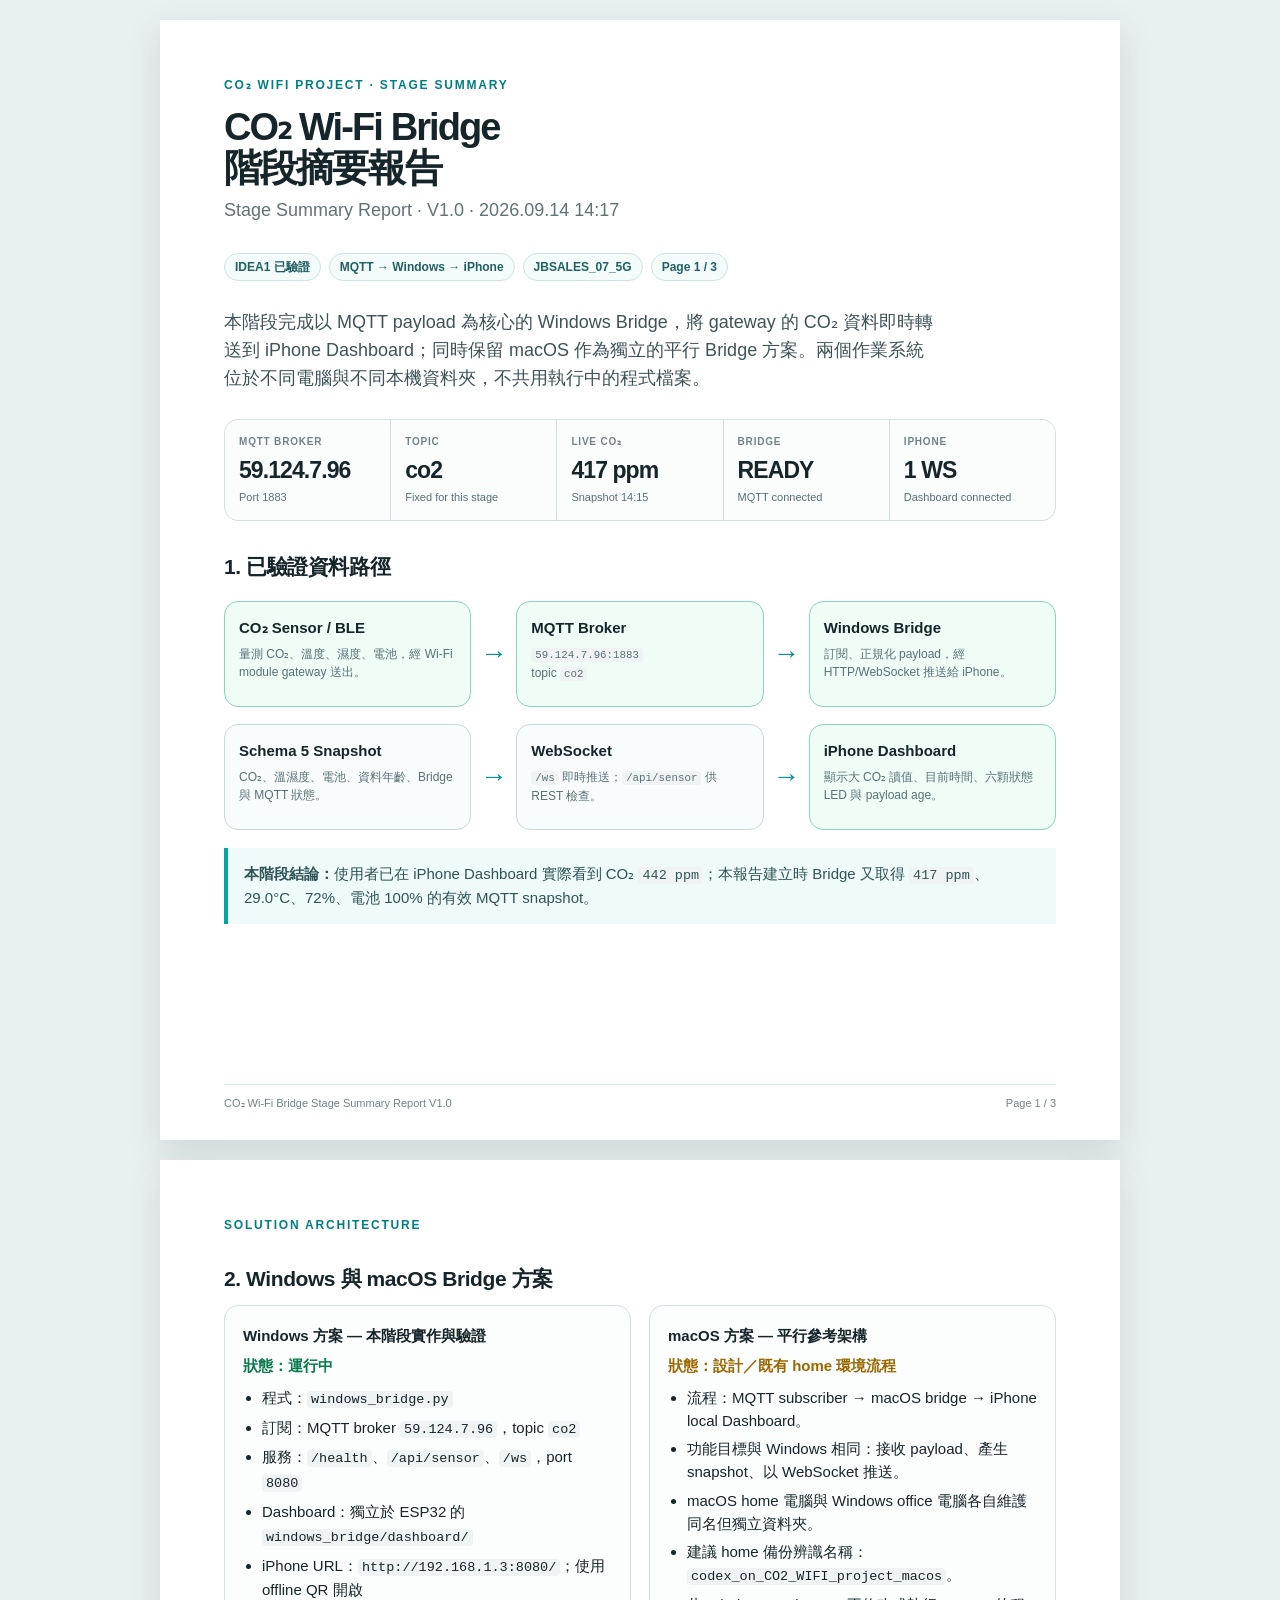
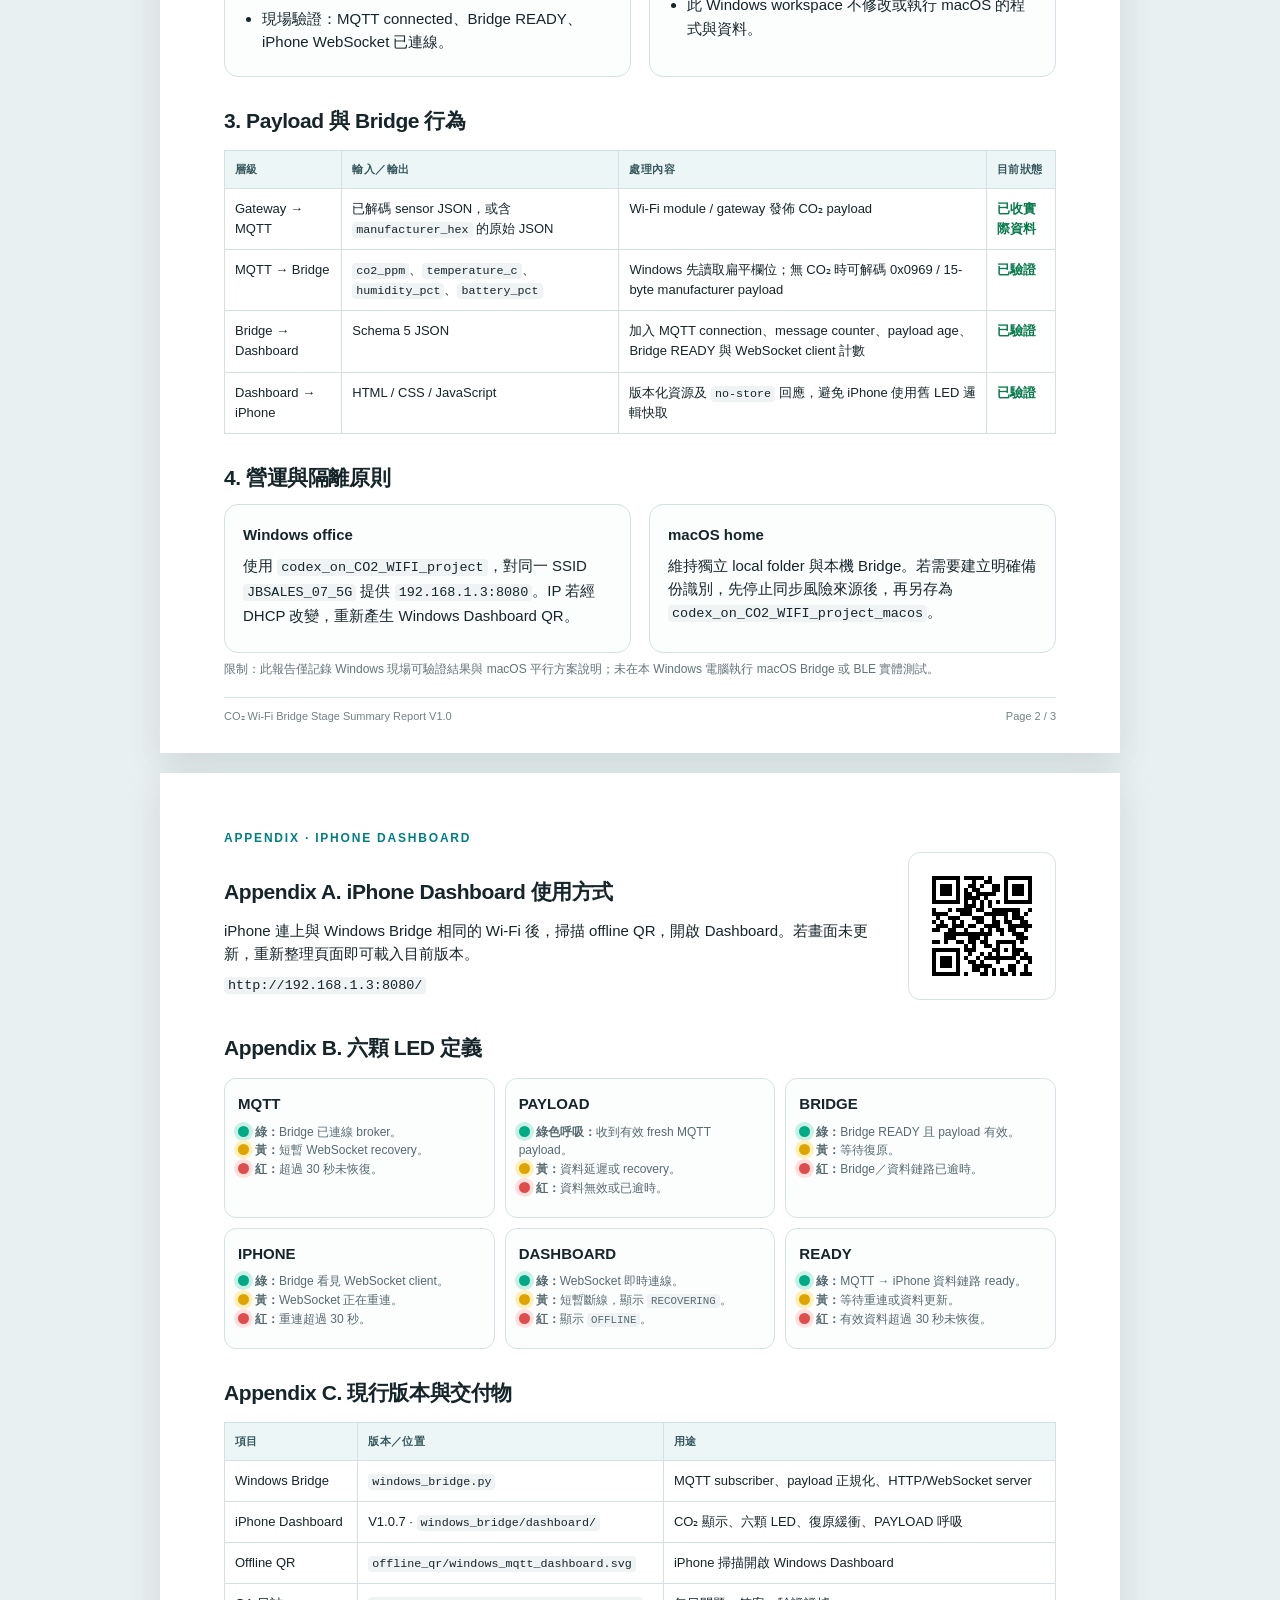
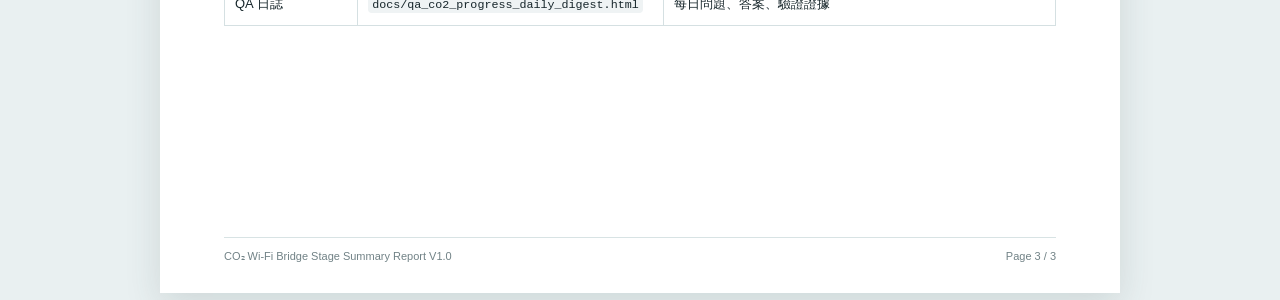
<file: archive/windows_legacy/docs/co2_wifi_bridge_stage_summary_report.html>
<!doctype html>
<html lang="zh-Hant">
<head>
<meta charset="utf-8">
<meta name="viewport" content="width=device-width,initial-scale=1">
<title>CO₂ Wi-Fi Bridge Stage Summary Report V1.0 2026.09.14 14:17</title>
<style>
  :root{color:#16252a;background:#e9f0f1;font:15px/1.55 -apple-system,BlinkMacSystemFont,"Segoe UI",sans-serif}
  *{box-sizing:border-box} body{margin:0}.sheet{width:min(100%,960px);min-height:1120px;margin:20px auto;padding:56px 64px 68px;background:#fff;box-shadow:0 12px 34px #30484a24;position:relative;page-break-after:always}.sheet:last-child{page-break-after:auto}
  .eyebrow{margin:0;color:#007f83;font-size:12px;font-weight:800;letter-spacing:.15em}.title{margin:12px 0 8px;font-size:38px;line-height:1.08;letter-spacing:-.05em}.subtitle{margin:0;color:#617276;font-size:18px}.meta{display:flex;flex-wrap:wrap;gap:8px;margin:28px 0}.tag{border:1px solid #cce4e4;border-radius:99px;padding:4px 10px;background:#f3fbfb;color:#226063;font-size:12px;font-weight:700}
  h2{margin:28px 0 10px;font-size:21px;letter-spacing:-.02em}h3{margin:0 0 7px;font-size:15px}p{margin:7px 0}code{padding:1px 4px;border-radius:4px;background:#eff3f4;font-family:ui-monospace,SFMono-Regular,Consolas,monospace;font-size:.9em}.lead{max-width:710px;font-size:18px;color:#3e5358}
  .snapshot{display:grid;grid-template-columns:repeat(5,1fr);gap:1px;margin:26px 0 30px;border:1px solid #d4e0e2;border-radius:14px;overflow:hidden;background:#d4e0e2}.snapshot div{padding:14px;background:#fbfdfd}.snapshot span{display:block;color:#708286;font-size:10px;font-weight:750;letter-spacing:.08em;text-transform:uppercase}.snapshot strong{display:block;margin-top:4px;font-size:23px;letter-spacing:-.04em}.snapshot small{display:block;color:#567075;font-size:11px}
  .flow{display:grid;grid-template-columns:1fr auto 1fr auto 1fr;align-items:stretch;gap:9px;margin:17px 0}.node{min-height:106px;padding:14px;border:1px solid #c7d9db;border-radius:14px;background:#f9fcfc}.node strong{display:block;font-size:15px}.node span{display:block;margin-top:6px;color:#597176;font-size:12px}.arrow{align-self:center;color:#008f91;font-size:27px;font-weight:800}.good{border-color:#8bd3bc;background:#f0fcf6}.notice{border-color:#eed38b;background:#fffbed}.danger{border-color:#eab0ac;background:#fff4f3}
  table{width:100%;border-collapse:collapse;margin:12px 0 0;font-size:13px}th,td{padding:10px;border:1px solid #d5e0e2;vertical-align:top;text-align:left}th{background:#edf6f7;color:#36575d;font-size:11px;letter-spacing:.04em;text-transform:uppercase}.status{font-weight:800}.status.ok{color:#087a4b}.status.plan{color:#9b6700}.status.note{color:#52676d}
  .two-col{display:grid;grid-template-columns:1fr 1fr;gap:18px}.card{padding:18px;border:1px solid #d4e0e2;border-radius:14px;background:#fcfefe}.card ul{margin:8px 0 0;padding-left:19px}.card li{margin:5px 0}.callout{margin:18px 0;padding:14px 16px;border-left:4px solid #00a4a0;background:#effafa;color:#2f5457}.footer{position:absolute;bottom:28px;left:64px;right:64px;display:flex;justify-content:space-between;border-top:1px solid #d8e3e4;padding-top:10px;color:#718286;font-size:11px}.appendix-head{display:flex;gap:20px;align-items:center}.qr{width:148px;height:148px;padding:7px;border:1px solid #d6e2e3;border-radius:12px;background:white;object-fit:contain}.leds{display:grid;grid-template-columns:repeat(3,1fr);gap:10px;margin-top:14px}.led-card{padding:13px;border:1px solid #d5e1e2;border-radius:12px;background:#fcfefe}.lamp{display:inline-block;width:11px;height:11px;margin-right:6px;border-radius:50%;vertical-align:-1px}.green{background:#00aa85;box-shadow:0 0 0 4px #c9f0e4}.yellow{background:#e0a400;box-shadow:0 0 0 4px #fff0bd}.red{background:#df4c4c;box-shadow:0 0 0 4px #ffe0de}.led-card strong{font-size:13px}.led-card p{color:#576b70;font-size:12px}.small{color:#627479;font-size:12px}
  @media(max-width:700px){.sheet{min-height:auto;margin:0;padding:34px 22px 62px}.title{font-size:30px}.snapshot{grid-template-columns:repeat(2,1fr)}.flow{grid-template-columns:1fr;gap:7px}.arrow{transform:rotate(90deg);justify-self:center}.two-col{grid-template-columns:1fr}.leds{grid-template-columns:1fr}.footer{left:22px;right:22px}}
  @media print{body{background:#fff}.sheet{width:auto;min-height:100vh;margin:0;box-shadow:none;break-after:page}.sheet:last-child{break-after:auto}}
</style>
</head>
<body>
  <section class="sheet">
    <p class="eyebrow">CO₂ WIFI PROJECT · STAGE SUMMARY</p>
    <h1 class="title">CO₂ Wi‑Fi Bridge<br>階段摘要報告</h1>
    <p class="subtitle">Stage Summary Report · V1.0 · 2026.09.14 14:17</p>
    <div class="meta"><span class="tag">IDEA1 已驗證</span><span class="tag">MQTT → Windows → iPhone</span><span class="tag">JBSALES_07_5G</span><span class="tag">Page 1 / 3</span></div>
    <p class="lead">本階段完成以 MQTT payload 為核心的 Windows Bridge，將 gateway 的 CO₂ 資料即時轉送到 iPhone Dashboard；同時保留 macOS 作為獨立的平行 Bridge 方案。兩個作業系統位於不同電腦與不同本機資料夾，不共用執行中的程式檔案。</p>

    <div class="snapshot" aria-label="Live verification snapshot">
      <div><span>MQTT Broker</span><strong>59.124.7.96</strong><small>Port 1883</small></div>
      <div><span>Topic</span><strong>co2</strong><small>Fixed for this stage</small></div>
      <div><span>Live CO₂</span><strong>417 ppm</strong><small>Snapshot 14:15</small></div>
      <div><span>Bridge</span><strong>READY</strong><small>MQTT connected</small></div>
      <div><span>iPhone</span><strong>1 WS</strong><small>Dashboard connected</small></div>
    </div>

    <h2>1. 已驗證資料路徑</h2>
    <div class="flow" aria-label="Verified MQTT data path">
      <div class="node good"><strong>CO₂ Sensor / BLE</strong><span>量測 CO₂、溫度、濕度、電池，經 Wi‑Fi module gateway 送出。</span></div><div class="arrow">→</div>
      <div class="node good"><strong>MQTT Broker</strong><span><code>59.124.7.96:1883</code><br>topic <code>co2</code></span></div><div class="arrow">→</div>
      <div class="node good"><strong>Windows Bridge</strong><span>訂閱、正規化 payload，經 HTTP/WebSocket 推送給 iPhone。</span></div>
    </div>
    <div class="flow" aria-label="Bridge to dashboard path">
      <div class="node"><strong>Schema 5 Snapshot</strong><span>CO₂、溫濕度、電池、資料年齡、Bridge 與 MQTT 狀態。</span></div><div class="arrow">→</div>
      <div class="node"><strong>WebSocket</strong><span><code>/ws</code> 即時推送；<code>/api/sensor</code> 供 REST 檢查。</span></div><div class="arrow">→</div>
      <div class="node good"><strong>iPhone Dashboard</strong><span>顯示大 CO₂ 讀值、目前時間、六顆狀態 LED 與 payload age。</span></div>
    </div>

    <div class="callout"><b>本階段結論：</b>使用者已在 iPhone Dashboard 實際看到 CO₂ <code>442 ppm</code>；本報告建立時 Bridge 又取得 <code>417 ppm</code>、29.0°C、72%、電池 100% 的有效 MQTT snapshot。</div>
    <div class="footer"><span>CO₂ Wi‑Fi Bridge Stage Summary Report V1.0</span><span>Page 1 / 3</span></div>
  </section>

  <section class="sheet">
    <p class="eyebrow">SOLUTION ARCHITECTURE</p>
    <h2>2. Windows 與 macOS Bridge 方案</h2>
    <div class="two-col">
      <article class="card">
        <h3>Windows 方案 — 本階段實作與驗證</h3>
        <p class="status ok">狀態：運行中</p>
        <ul>
          <li>程式：<code>windows_bridge.py</code></li>
          <li>訂閱：MQTT broker <code>59.124.7.96</code>，topic <code>co2</code></li>
          <li>服務：<code>/health</code>、<code>/api/sensor</code>、<code>/ws</code>，port <code>8080</code></li>
          <li>Dashboard：獨立於 ESP32 的 <code>windows_bridge/dashboard/</code></li>
          <li>iPhone URL：<code>http://192.168.1.3:8080/</code>；使用 offline QR 開啟</li>
          <li>現場驗證：MQTT connected、Bridge READY、iPhone WebSocket 已連線。</li>
        </ul>
      </article>
      <article class="card">
        <h3>macOS 方案 — 平行參考架構</h3>
        <p class="status plan">狀態：設計／既有 home 環境流程</p>
        <ul>
          <li>流程：MQTT subscriber → macOS bridge → iPhone local Dashboard。</li>
          <li>功能目標與 Windows 相同：接收 payload、產生 snapshot、以 WebSocket 推送。</li>
          <li>macOS home 電腦與 Windows office 電腦各自維護同名但獨立資料夾。</li>
          <li>建議 home 備份辨識名稱：<code>codex_on_CO2_WIFI_project_macos</code>。</li>
          <li>此 Windows workspace 不修改或執行 macOS 的程式與資料。</li>
        </ul>
      </article>
    </div>

    <h2>3. Payload 與 Bridge 行為</h2>
    <table>
      <thead><tr><th>層級</th><th>輸入／輸出</th><th>處理內容</th><th>目前狀態</th></tr></thead>
      <tbody>
        <tr><td>Gateway → MQTT</td><td>已解碼 sensor JSON，或含 <code>manufacturer_hex</code> 的原始 JSON</td><td>Wi‑Fi module / gateway 發佈 CO₂ payload</td><td class="status ok">已收實際資料</td></tr>
        <tr><td>MQTT → Bridge</td><td><code>co2_ppm</code>、<code>temperature_c</code>、<code>humidity_pct</code>、<code>battery_pct</code></td><td>Windows 先讀取扁平欄位；無 CO₂ 時可解碼 0x0969 / 15-byte manufacturer payload</td><td class="status ok">已驗證</td></tr>
        <tr><td>Bridge → Dashboard</td><td>Schema 5 JSON</td><td>加入 MQTT connection、message counter、payload age、Bridge READY 與 WebSocket client 計數</td><td class="status ok">已驗證</td></tr>
        <tr><td>Dashboard → iPhone</td><td>HTML / CSS / JavaScript</td><td>版本化資源及 <code>no-store</code> 回應，避免 iPhone 使用舊 LED 邏輯快取</td><td class="status ok">已驗證</td></tr>
      </tbody>
    </table>

    <h2>4. 營運與隔離原則</h2>
    <div class="two-col">
      <div class="card"><h3>Windows office</h3><p>使用 <code>codex_on_CO2_WIFI_project</code>，對同一 SSID <code>JBSALES_07_5G</code> 提供 <code>192.168.1.3:8080</code>。IP 若經 DHCP 改變，重新產生 Windows Dashboard QR。</p></div>
      <div class="card"><h3>macOS home</h3><p>維持獨立 local folder 與本機 Bridge。若需要建立明確備份識別，先停止同步風險來源後，再另存為 <code>codex_on_CO2_WIFI_project_macos</code>。</p></div>
    </div>
    <p class="small">限制：此報告僅記錄 Windows 現場可驗證結果與 macOS 平行方案說明；未在本 Windows 電腦執行 macOS Bridge 或 BLE 實體測試。</p>
    <div class="footer"><span>CO₂ Wi‑Fi Bridge Stage Summary Report V1.0</span><span>Page 2 / 3</span></div>
  </section>

  <section class="sheet">
    <p class="eyebrow">APPENDIX · IPHONE DASHBOARD</p>
    <div class="appendix-head">
      <div><h2>Appendix A. iPhone Dashboard 使用方式</h2><p>iPhone 連上與 Windows Bridge 相同的 Wi‑Fi 後，掃描 offline QR，開啟 Dashboard。若畫面未更新，重新整理頁面即可載入目前版本。</p><p><code>http://192.168.1.3:8080/</code></p></div>
      <img class="qr" src="../offline_qr/windows_mqtt_dashboard.svg" alt="Windows MQTT dashboard offline QR code">
    </div>

    <h2>Appendix B. 六顆 LED 定義</h2>
    <div class="leds">
      <article class="led-card"><h3>MQTT</h3><p><span class="lamp green"></span><b>綠：</b>Bridge 已連線 broker。<br><span class="lamp yellow"></span><b>黃：</b>短暫 WebSocket recovery。<br><span class="lamp red"></span><b>紅：</b>超過 30 秒未恢復。</p></article>
      <article class="led-card"><h3>PAYLOAD</h3><p><span class="lamp green"></span><b>綠色呼吸：</b>收到有效 fresh MQTT payload。<br><span class="lamp yellow"></span><b>黃：</b>資料延遲或 recovery。<br><span class="lamp red"></span><b>紅：</b>資料無效或已逾時。</p></article>
      <article class="led-card"><h3>BRIDGE</h3><p><span class="lamp green"></span><b>綠：</b>Bridge READY 且 payload 有效。<br><span class="lamp yellow"></span><b>黃：</b>等待復原。<br><span class="lamp red"></span><b>紅：</b>Bridge／資料鏈路已逾時。</p></article>
      <article class="led-card"><h3>IPHONE</h3><p><span class="lamp green"></span><b>綠：</b>Bridge 看見 WebSocket client。<br><span class="lamp yellow"></span><b>黃：</b>WebSocket 正在重連。<br><span class="lamp red"></span><b>紅：</b>重連超過 30 秒。</p></article>
      <article class="led-card"><h3>DASHBOARD</h3><p><span class="lamp green"></span><b>綠：</b>WebSocket 即時連線。<br><span class="lamp yellow"></span><b>黃：</b>短暫斷線，顯示 <code>RECOVERING</code>。<br><span class="lamp red"></span><b>紅：</b>顯示 <code>OFFLINE</code>。</p></article>
      <article class="led-card"><h3>READY</h3><p><span class="lamp green"></span><b>綠：</b>MQTT → iPhone 資料鏈路 ready。<br><span class="lamp yellow"></span><b>黃：</b>等待重連或資料更新。<br><span class="lamp red"></span><b>紅：</b>有效資料超過 30 秒未恢復。</p></article>
    </div>

    <h2>Appendix C. 現行版本與交付物</h2>
    <table>
      <thead><tr><th>項目</th><th>版本／位置</th><th>用途</th></tr></thead>
      <tbody>
        <tr><td>Windows Bridge</td><td><code>windows_bridge.py</code></td><td>MQTT subscriber、payload 正規化、HTTP/WebSocket server</td></tr>
        <tr><td>iPhone Dashboard</td><td>V1.0.7 · <code>windows_bridge/dashboard/</code></td><td>CO₂ 顯示、六顆 LED、復原緩衝、PAYLOAD 呼吸</td></tr>
        <tr><td>Offline QR</td><td><code>offline_qr/windows_mqtt_dashboard.svg</code></td><td>iPhone 掃描開啟 Windows Dashboard</td></tr>
        <tr><td>QA 日誌</td><td><code>docs/qa_co2_progress_daily_digest.html</code></td><td>每日問題、答案、驗證證據</td></tr>
      </tbody>
    </table>
    <div class="footer"><span>CO₂ Wi‑Fi Bridge Stage Summary Report V1.0</span><span>Page 3 / 3</span></div>
  </section>
</body>
</html>
</file>
<file: data/style.css>
:root{color-scheme:dark;--bg:#04131e;--panel:#0b2232;--line:#1c4156;--text:#edfaff;--muted:#8fb1c1;--cyan:#51dbdb;--green:#55df91;--amber:#ffc857;--red:#ff6b6b}*{box-sizing:border-box}body{margin:0;min-height:100vh;background:radial-gradient(circle at 50% -10%,#16465c 0,var(--bg) 47%);color:var(--text);font-family:ui-rounded,"SF Pro Rounded",system-ui,sans-serif}.shell{width:min(760px,100%);margin:auto;padding:calc(24px + env(safe-area-inset-top)) 20px calc(22px + env(safe-area-inset-bottom))}header{display:flex;align-items:center;justify-content:space-between;gap:16px;margin-bottom:24px}.eyebrow{margin:0;color:var(--cyan);font-size:12px;font-weight:800;letter-spacing:.18em}h1{margin:4px 0 0;font-size:clamp(25px,7vw,38px)}.status{display:flex;align-items:center;gap:8px;border:1px solid var(--line);border-radius:999px;padding:9px 12px;background:#091c29;font-size:13px;white-space:nowrap}.status span{width:10px;height:10px;border-radius:50%;background:var(--amber);box-shadow:0 0 12px var(--amber)}.status.live span{background:var(--green);box-shadow:0 0 12px var(--green)}.status.stale span{background:var(--amber)}.status.offline span{background:var(--red);box-shadow:0 0 12px var(--red)}.hero{text-align:center;border:1px solid #276078;border-radius:28px;padding:30px 18px;background:linear-gradient(145deg,rgba(20,65,83,.9),rgba(7,27,40,.94));box-shadow:0 22px 70px rgba(0,0,0,.25)}.hero p{margin:0;color:var(--muted)}.hero div{display:flex;justify-content:center;align-items:baseline;gap:9px;margin:3px 0}.hero strong{font-size:clamp(78px,24vw,150px);line-height:1;font-variant-numeric:tabular-nums;letter-spacing:-.06em}.hero div span{font-size:18px;color:var(--muted)}.hero .quality{display:inline-block;border-radius:999px;padding:6px 14px;background:#12394a;color:var(--cyan);font-weight:800}.metrics{display:grid;grid-template-columns:repeat(3,1fr);gap:12px;margin:14px 0}.metrics article,.system,.ble-panel{border:1px solid var(--line);border-radius:18px;background:rgba(11,34,50,.9)}.metrics article{padding:16px}.metrics p{margin:0 0 8px;color:var(--muted);font-size:13px}.metrics strong{font-size:clamp(24px,7vw,38px);font-variant-numeric:tabular-nums}.metrics span{color:var(--muted);margin-left:4px}.system{padding:8px 16px}.system div{display:flex;justify-content:space-between;gap:16px;padding:11px 0;border-bottom:1px solid rgba(51,90,108,.55)}.system div:last-child{border:0}.system span{color:var(--muted)}.system strong{text-align:right}.ble-panel{margin-top:14px;padding:16px}.panel-title{display:flex;align-items:center;justify-content:space-between;gap:16px}.panel-title p{margin:0;color:var(--cyan);font-size:11px;font-weight:800;letter-spacing:.16em}.panel-title h2{margin:3px 0 0;font-size:21px}.panel-title>strong{color:var(--green);font-variant-numeric:tabular-nums}.ble-panel dl{display:grid;grid-template-columns:1fr 1fr;gap:1px;margin:14px 0;background:var(--line)}.ble-panel dl div{background:var(--panel);padding:9px}.ble-panel dt,.ble-panel label{color:var(--muted);font-size:11px;text-transform:uppercase;letter-spacing:.08em}.ble-panel dd{margin:2px 0 0;overflow-wrap:anywhere}.ble-panel label{display:block;margin:11px 0 4px}.ble-panel code{display:block;padding:9px;border-radius:8px;background:#061722;color:#bdebf1;font-family:ui-monospace,monospace;font-size:11px;line-height:1.5;overflow-wrap:anywhere}.hint{text-align:center;color:var(--muted);font-size:13px}.hint strong{color:var(--text)}footer{text-align:center;color:#658797;font-size:12px;margin-top:20px}@media(max-width:520px){.shell{padding-left:14px;padding-right:14px}header{align-items:flex-start}.status strong{display:none}.metrics{gap:8px}.metrics article{padding:13px 10px}.metrics strong{font-size:25px}.ble-panel dl{grid-template-columns:1fr}}
.task-line{display:flex;gap:7px;overflow-x:auto;margin:0 0 18px;padding:0 0 8px;scrollbar-width:thin}.task-line span{flex:0 0 auto;padding:7px 9px;border:1px solid var(--line);border-radius:999px;background:#081c29;color:var(--muted);font-size:10px;white-space:nowrap}.task-line b{margin-left:4px;color:#7897a5}.task-line .done{border-color:#23784d;color:#b8efce}.task-line .done b{color:var(--green)}.task-line .active{border-color:#258b91;background:#0d353d;color:#c5ffff;box-shadow:0 0 18px rgba(81,219,219,.12)}.task-line .active b{color:var(--cyan)}
.qr-panel{margin:0 0 14px;padding:16px;border:1px solid #286779;border-radius:20px;background:linear-gradient(145deg,rgba(14,54,68,.96),rgba(7,28,40,.96))}.qr-heading{display:flex;align-items:center;justify-content:space-between;gap:14px}.qr-heading p{margin:0;color:var(--cyan);font-size:10px;font-weight:800;letter-spacing:.16em}.qr-heading h2{margin:3px 0 0;font-size:20px}.qr-heading>span{color:var(--green);font-size:12px;font-weight:800}.qr-grid{display:grid;grid-template-columns:1fr 1fr;gap:12px;margin-top:14px}.qr-grid article{text-align:center;padding:12px;border:1px solid var(--line);border-radius:14px;background:#071b28}.qr-grid article>b{display:block;margin-bottom:9px;color:#dffcff}.qr-grid img{display:block;width:min(100%,220px);height:auto;aspect-ratio:1;margin:auto;border:8px solid #fff;border-radius:8px;background:#fff}.qr-grid p{margin:8px 0 0;color:var(--muted);font-size:12px}.qr-grid strong{color:var(--text)}.qr-note{margin:12px 0 0;text-align:center;color:var(--muted);font-size:12px}@media(max-width:520px){.qr-grid{gap:7px}.qr-panel{padding:12px}.qr-grid article{padding:8px}.qr-grid article>b{font-size:12px}.qr-grid img{border-width:5px}.qr-heading>span{display:none}}
.health-panel{margin-top:14px;padding:16px;border:1px solid var(--line);border-radius:18px;background:rgba(11,34,50,.9)}.health-heading{display:flex;align-items:center;justify-content:space-between;gap:14px}.health-heading p{margin:0;color:var(--cyan);font-size:10px;font-weight:800;letter-spacing:.16em}.health-heading h2{margin:3px 0 0;font-size:21px}.health-heading>strong{padding:6px 10px;border-radius:999px;font-size:11px}.health-ok{color:var(--green);background:rgba(85,223,145,.12)}.health-warn{color:var(--amber);background:rgba(255,200,87,.12)}.health-bad{color:var(--red);background:rgba(255,107,107,.12)}.health-columns,.health-history li{display:grid;grid-template-columns:minmax(105px,.8fr) minmax(130px,1.2fr) minmax(130px,1.2fr);gap:10px}.health-columns{margin:15px 0 5px;padding:0 10px;color:var(--muted);font-size:9px;letter-spacing:.09em}.health-history{list-style:none;margin:0;padding:0}.health-history li{align-items:center;margin-top:7px;padding:10px;border:1px solid var(--line);border-left:4px solid var(--amber);border-radius:10px;background:#071b28;font-size:12px}.health-history li.failed{border-left-color:var(--red)}.health-history li.fixing{border-left-color:var(--amber)}.health-history li.recovered{border-left-color:var(--green)}.health-id{font-weight:800;font-variant-numeric:tabular-nums}.health-time{display:block;margin-top:3px;color:var(--muted);font-size:10px}.health-result{font-weight:700}.failed .health-result{color:var(--red)}.fixing .health-result{color:var(--amber)}.recovered .health-result{color:var(--green)}.health-history .health-empty{display:block;text-align:center;color:var(--muted);border-left:1px solid var(--line)}.health-note{margin:10px 0 0;text-align:right;color:var(--muted);font-size:10px}@media(max-width:520px){.health-columns{display:none}.health-history li{grid-template-columns:1fr}.health-result{padding-top:6px;border-top:1px solid var(--line)}}
.heartbeat-card{--cycle:1000ms;display:grid;grid-template-columns:1fr auto;align-items:center;gap:10px;margin:14px 0;padding:14px 16px;border:1px solid var(--line);border-radius:18px;background:rgba(11,34,50,.9)}.heartbeat-main{display:flex;align-items:center;gap:13px}.heartbeat-main p{margin:0;color:var(--muted);font-size:9px;font-weight:800;letter-spacing:.15em}.heartbeat-main strong{font-size:15px;color:var(--amber)}.breathing-led{width:20px;height:20px;border-radius:50%;background:var(--amber);box-shadow:0 0 8px var(--amber)}.heartbeat-card.live .breathing-led{background:var(--green);animation:ledBreath var(--cycle) ease-in-out infinite}.heartbeat-card.live .heartbeat-main strong{color:var(--green)}.heartbeat-card.stale .breathing-led{background:var(--amber);box-shadow:0 0 9px var(--amber)}.heartbeat-card.offline .breathing-led{background:var(--red);box-shadow:0 0 9px var(--red)}.heartbeat-card.offline .heartbeat-main strong{color:var(--red)}.cycle-info{text-align:right}.cycle-info span{display:block;color:var(--muted);font-size:10px}.cycle-info strong{font-size:13px;font-variant-numeric:tabular-nums}.cycle-track{grid-column:1/-1;height:4px;overflow:hidden;border-radius:999px;background:#17384a}.cycle-track span{display:block;width:100%;height:100%;transform-origin:left;background:var(--amber)}.heartbeat-card.live .cycle-track span{background:var(--green);animation:readingCycle var(--cycle) linear infinite}.heartbeat-card.offline .cycle-track span{width:100%;background:var(--red);animation:none}@keyframes ledBreath{0%,100%{opacity:.3;transform:scale(.78);box-shadow:0 0 5px var(--green)}50%{opacity:1;transform:scale(1);box-shadow:0 0 22px var(--green)}}@keyframes readingCycle{from{transform:scaleX(0)}to{transform:scaleX(1)}}@media(prefers-reduced-motion:reduce){.heartbeat-card.live .breathing-led,.heartbeat-card.live .cycle-track span{animation:none}}
.mqtt-panel{margin-top:14px;padding:16px;border:1px solid #276078;border-radius:18px;background:linear-gradient(145deg,rgba(13,48,64,.94),rgba(7,27,40,.94))}.mqtt-heading{display:flex;align-items:center;justify-content:space-between;gap:14px}.mqtt-heading p{margin:0;color:var(--cyan);font-size:10px;font-weight:800;letter-spacing:.15em}.mqtt-heading h2{margin:3px 0 0;font-size:20px}.mqtt-heading>strong{padding:6px 10px;border-radius:999px;font-size:11px}.mqtt-online{color:var(--green);background:rgba(85,223,145,.12)}.mqtt-offline{color:var(--red);background:rgba(255,107,107,.12)}.mqtt-panel dl{display:grid;grid-template-columns:repeat(2,1fr);gap:8px;margin:14px 0}.mqtt-panel dl div{padding:10px;border:1px solid var(--line);border-radius:10px;background:#071b28}.mqtt-panel dt{color:var(--muted);font-size:10px;text-transform:uppercase;letter-spacing:.08em}.mqtt-panel dd{margin:3px 0 0;overflow-wrap:anywhere;font-size:13px;font-weight:700}.mqtt-rule{margin:0;color:var(--muted);font-size:11px}@media(max-width:520px){.mqtt-panel dl{grid-template-columns:1fr 1fr}.mqtt-heading h2{font-size:17px}}
</file>
<file: archive/windows_legacy/windows_bridge/dashboard/dashboard.css>
:root{font-family:-apple-system,BlinkMacSystemFont,"Segoe UI",sans-serif;color:#15191b;background:#f4f8f8}
*{box-sizing:border-box}
body{margin:0;min-height:100vh;background:radial-gradient(circle at 50% 10%,#fff 0,#f2f7f7 42%,#dceeee 100%)}
.page{width:min(100%,480px);min-height:100vh;margin:auto;padding:34px 20px 28px;display:flex;flex-direction:column;justify-content:center;gap:16px}
.bridge-header{display:flex;align-items:center;gap:8px;font-size:12px;letter-spacing:.1em;color:#59686b}.bridge-header p{margin:0;flex:1;font-weight:750}.bridge-header strong{font-size:10px;color:#008f91}.bridge-dot{width:9px;height:9px;border-radius:999px;background:#aab6b8}.bridge-dot.live{background:#00aaa9;box-shadow:0 0 0 5px #d2f5f3}
.datetime{display:flex;justify-content:space-between;margin:0;color:#788588;font-size:11px;letter-spacing:.08em}.datetime time{font-variant-numeric:tabular-nums}
.led-panel{display:grid;grid-template-columns:repeat(6,1fr);gap:5px;padding:9px 8px;border:1px solid #dce5e5;border-radius:13px;background:#fbfdfd}.led-panel div{display:grid;justify-items:center;gap:4px;font-size:8px;font-weight:750;color:#637073;letter-spacing:.03em}
.led{width:10px;height:10px;border-radius:99px;background:#aab5b7}.led.live{background:#00aa85;box-shadow:0 0 0 3px #c9f0e4}.led.live.breathing{animation:payload-breathe 1.2s ease-in-out infinite}.led.waiting{background:#e0a400;animation:pulse 1.6s ease-in-out infinite}.led.offline{background:#df4c4c;animation:pulse .75s ease-in-out infinite}@keyframes pulse{50%{opacity:.35;transform:scale(.72)}}@keyframes payload-breathe{50%{opacity:.48;transform:scale(.68);box-shadow:0 0 0 6px #c9f0e4}}
.sensor-card{padding:27px 20px 22px;border:5px solid #fff;border-radius:22px;background:linear-gradient(145deg,#f8fbfb,#e9eeee);box-shadow:0 18px 32px #70898938;text-align:center}.reading-rule{height:2px;background:#273136;margin:8px 0 28px}.reading-label{margin:0;color:#839093;font-size:11px;letter-spacing:.14em}.reading{display:grid;gap:0;margin:6px 0}.reading strong{font-size:clamp(76px,25vw,126px);letter-spacing:-.085em;line-height:.92}.reading span{font-size:22px;font-weight:650}.quality{min-height:22px;margin:11px 0 29px;color:#7f898b;font-size:14px}
.metrics{display:grid;grid-template-columns:repeat(3,1fr);margin:0 0 34px}.metrics article{position:relative;display:grid;grid-template-columns:auto auto;justify-content:center;align-items:baseline;column-gap:3px;padding:0 7px}.metrics article+article{border-left:1px solid #c7d0d1}.metrics strong{font-size:23px;letter-spacing:-.05em}.metrics span{font-size:14px}.metrics small{grid-column:1/-1;margin:5px 0 7px;color:#728083;font-size:10px}.metrics i{display:block;grid-column:1/-1;width:100%;height:7px;border-radius:99px;background:#d8e0e0;overflow:hidden}.metrics i::after{content:"";display:block;height:100%;width:var(--fill,0%);border-radius:inherit;background:#00a8a6}
.ready-state{color:#008f91;font-size:16px;font-weight:750;letter-spacing:-.03em}.bridge-details{display:grid;grid-template-columns:1fr 1fr;gap:1px;border:1px solid #d9e1e1;border-radius:14px;overflow:hidden;background:#d9e1e1}.bridge-details div{min-height:68px;padding:13px;background:#fbfdfd}.bridge-details span{display:block;color:#778487;font-size:10px;text-transform:uppercase;letter-spacing:.08em}.bridge-details strong{display:block;margin-top:5px;font-size:14px;white-space:nowrap;overflow:hidden;text-overflow:ellipsis}
@media (min-width:700px){.page{min-height:auto;margin:38px auto}.sensor-card{padding:34px 34px 28px}}
</file>
